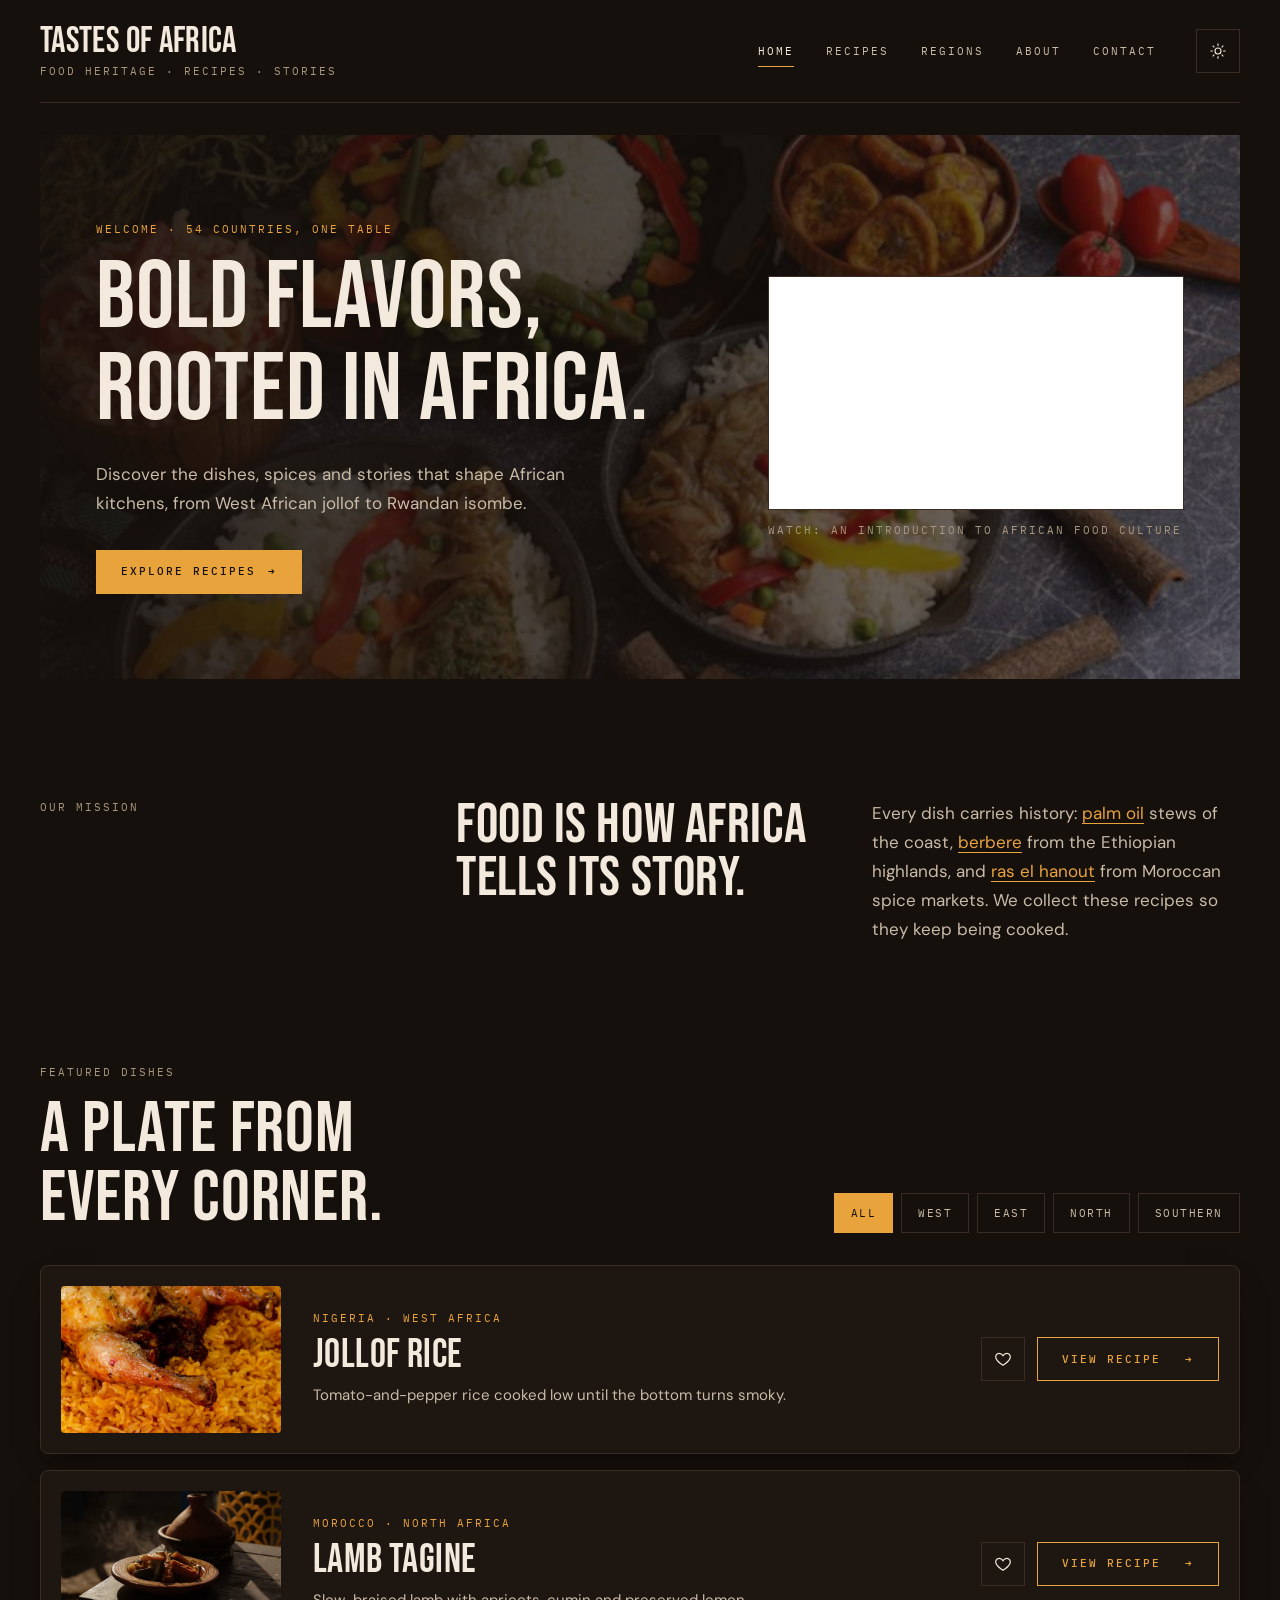
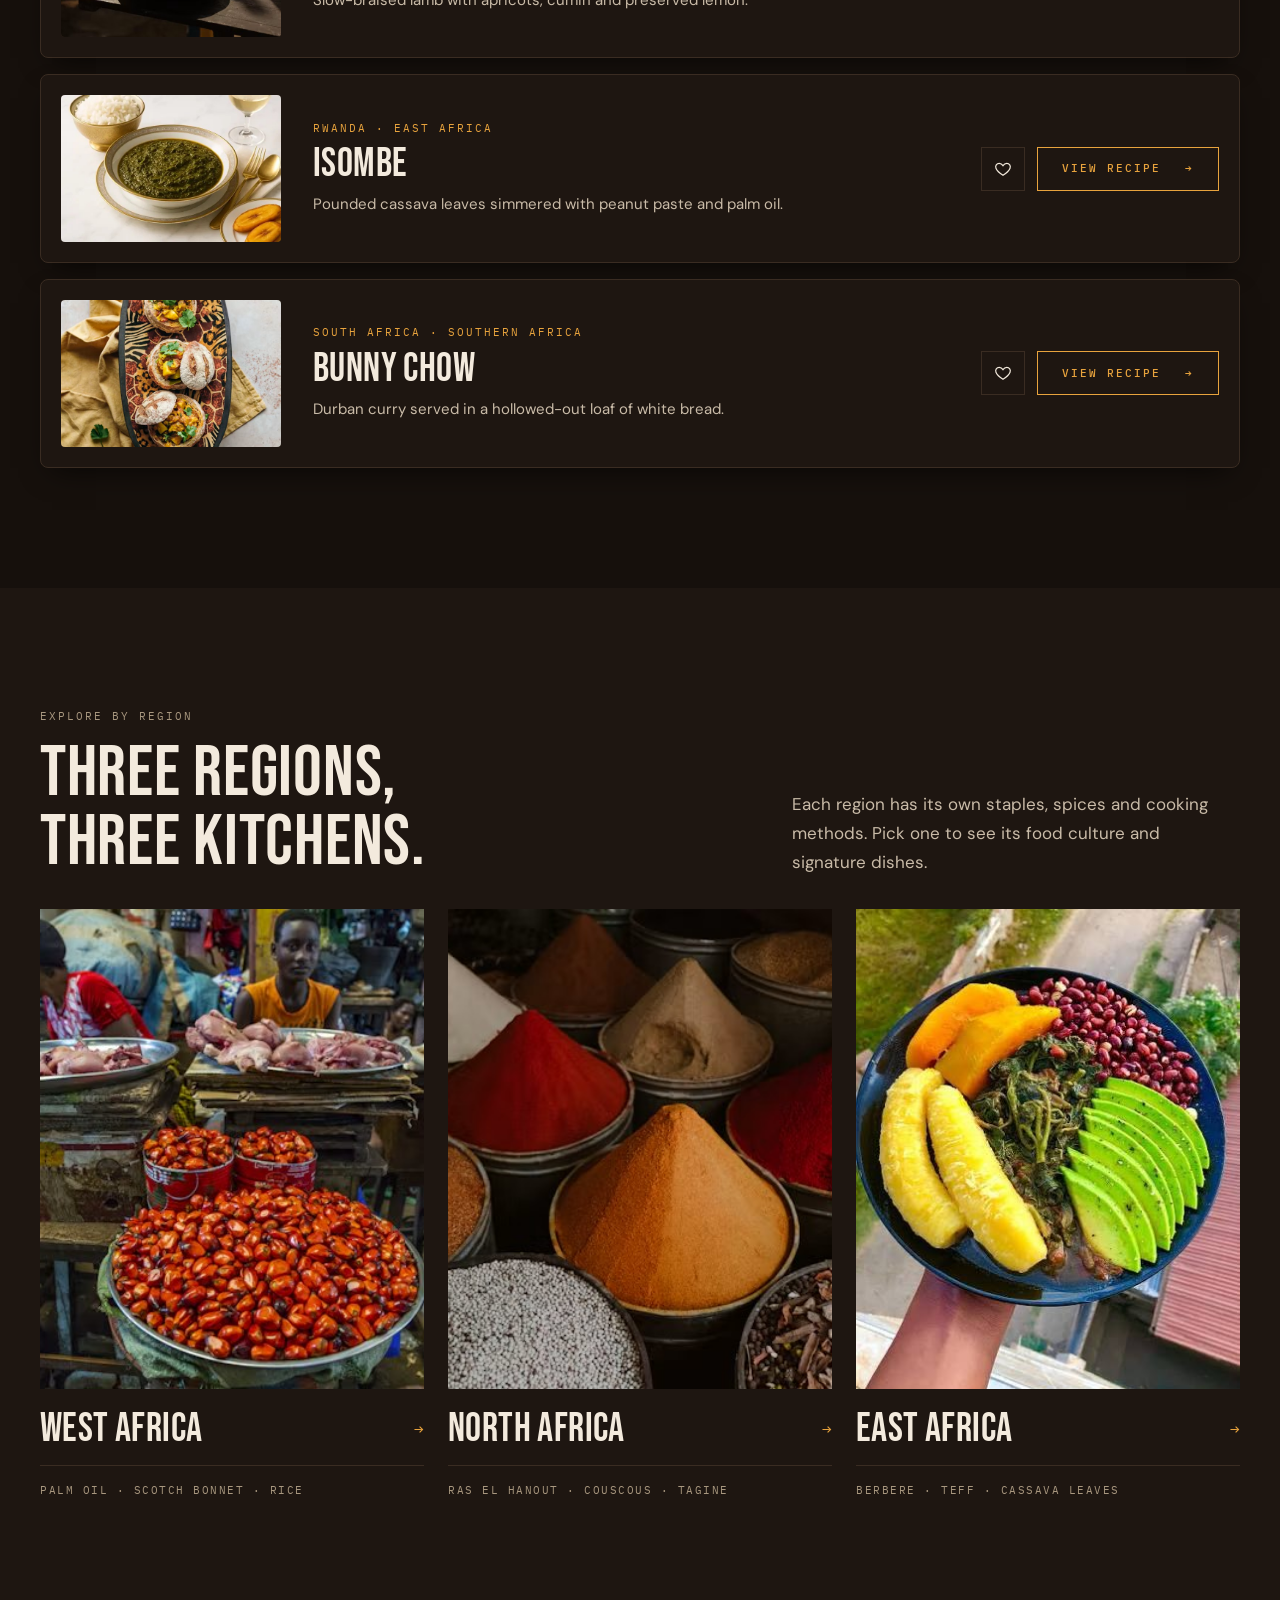
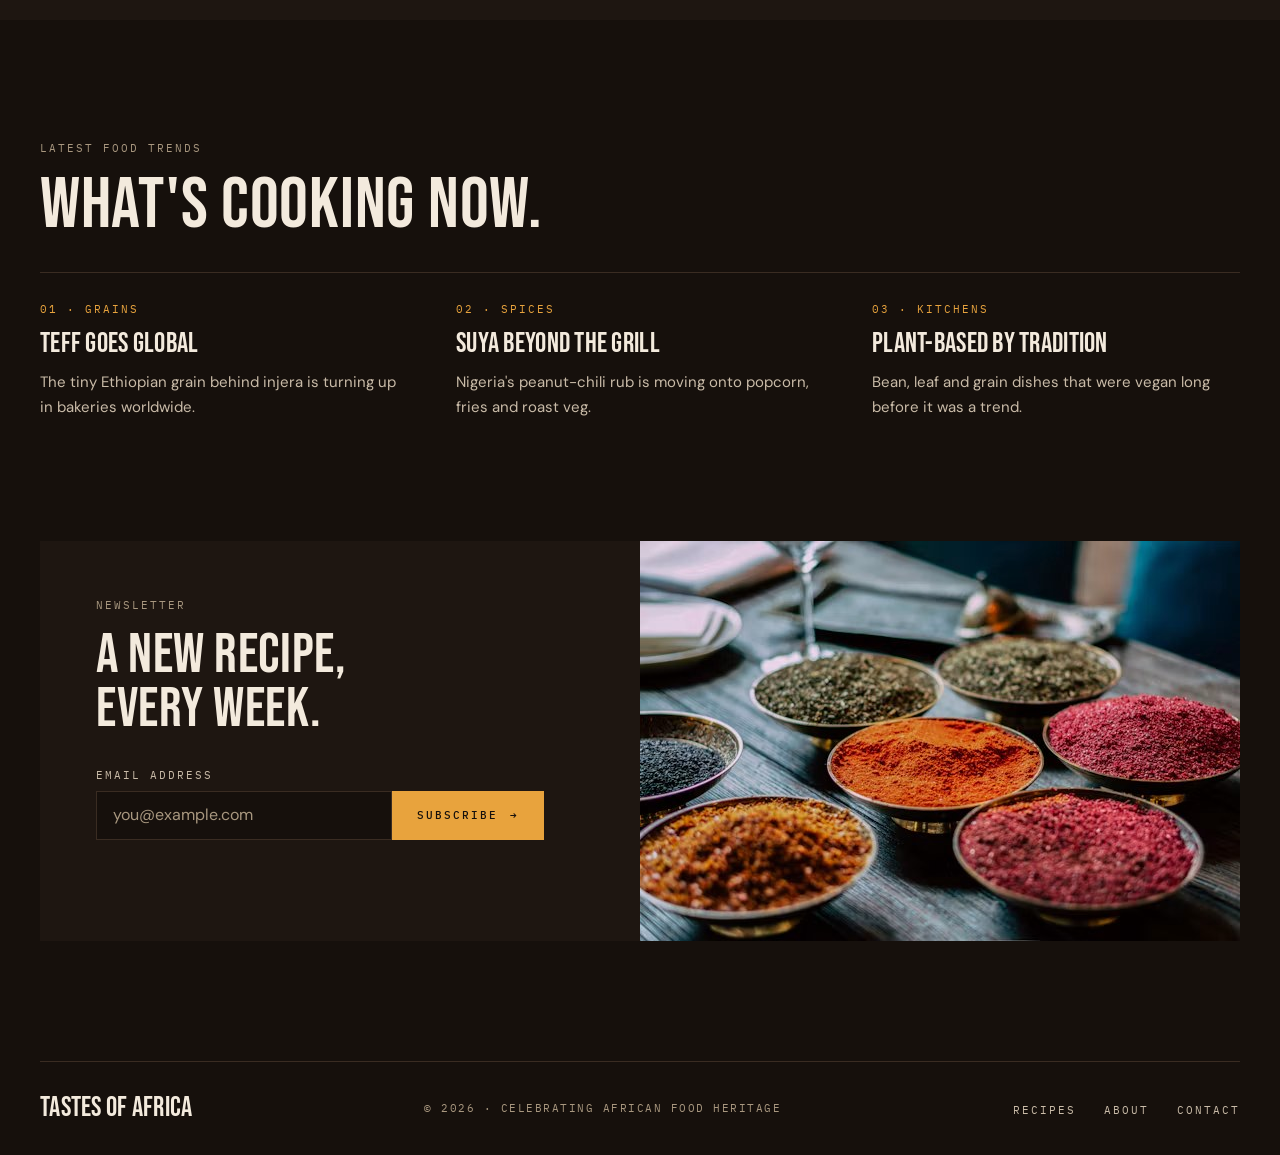
<file: index.html>
<!DOCTYPE html>
<html lang="en">
<head>
  <meta charset="UTF-8">
  <meta name="viewport" content="width=device-width, initial-scale=1">
  <meta name="description" content="Tastes of Africa celebrates African food heritage: signature dishes, regional kitchens, spices and the stories behind them.">
  <title>Tastes of Africa | Food heritage, recipes and stories</title>

  <!-- Google Fonts: Bebas Neue (headings), DM Sans (body), IBM Plex Mono (labels) -->
  <link rel="preconnect" href="https://fonts.googleapis.com">
  <link rel="preconnect" href="https://fonts.gstatic.com" crossorigin>
  <link rel="stylesheet" href="https://fonts.googleapis.com/css2?family=Bebas+Neue&family=DM+Sans:wght@400;500;700&family=IBM+Plex+Mono:wght@400;500&display=swap">

  <!-- Site styles and script (shared by every page).
       script.js loads without "defer" so the saved theme is applied
       before the page is drawn (no flash); the rest of the script waits
       for the page to finish loading. -->
  <link rel="stylesheet" href="css/styles.css">
  <script src="js/script.js"></script>
</head>
<body>

  <!-- Keyboard users can jump straight to the content -->
  <a class="skip-link" href="#main">Skip to main content</a>

  <!-- ================= SITE HEADER (shared) ================= -->
  <header class="site-header">
    <div class="container">
      <div class="header-inner">

        <!-- Logo -->
        <a class="logo" href="index.html">
          <span class="logo__name">Tastes of Africa</span>
          <span class="logo__tagline">Food heritage · Recipes · Stories</span>
        </a>

        <!-- Main navigation -->
        <nav class="site-nav" id="site-nav" aria-label="Main">
          <ul class="nav-list">
            <li><a href="index.html" aria-current="page">Home</a></li>
            <li><a href="recipes.html">Recipes</a></li>
            <li><a href="regions/west-africa.html">Regions</a></li>
            <li><a href="about.html">About</a></li>
            <li><a href="contact.html">Contact</a></li>
          </ul>
        </nav>

        <!-- Theme toggle + hamburger menu (phones) -->
        <div class="header-actions">
          <button class="icon-btn theme-toggle" type="button" aria-label="Switch between dark and light theme">
            <!-- Sun icon (shown in dark theme) -->
            <svg class="icon-sun" viewBox="0 0 24 24" aria-hidden="true" focusable="false">
              <circle cx="12" cy="12" r="4" fill="none" stroke="currentColor" stroke-width="1.5"/>
              <path d="M12 2.5v2M12 19.5v2M2.5 12h2M19.5 12h2M5.3 5.3l1.4 1.4M17.3 17.3l1.4 1.4M5.3 18.7l1.4-1.4M17.3 6.7l1.4-1.4" fill="none" stroke="currentColor" stroke-width="1.5" stroke-linecap="round"/>
            </svg>
            <!-- Moon icon (shown in light theme) -->
            <svg class="icon-moon" viewBox="0 0 24 24" aria-hidden="true" focusable="false">
              <path d="M20.5 14.2A8.5 8.5 0 1 1 9.8 3.5a6.8 6.8 0 0 0 10.7 10.7z" fill="none" stroke="currentColor" stroke-width="1.5" stroke-linejoin="round"/>
            </svg>
          </button>

          <button class="icon-btn menu-toggle" type="button" aria-controls="site-nav" aria-expanded="false" aria-label="Menu">
            <span class="menu-toggle__bar"></span>
            <span class="menu-toggle__bar"></span>
            <span class="menu-toggle__bar"></span>
          </button>
        </div>

      </div>
    </div>
  </header>

  <main id="main">

    <!-- ================= 1. HERO =================
         Background photo (images/hero.jpg) is set in CSS with a dark overlay. -->
    <section class="hero" aria-labelledby="hero-title">
      <div class="container">
        <div class="hero__panel theme-dark">

          <!-- Welcome text -->
          <div class="hero__content">
            <p class="label label--accent">Welcome · 54 countries, one table</p>
            <h1 class="hero__title" id="hero-title">
              <span class="line">Bold flavors,</span>
              <span class="line">rooted in Africa.</span>
            </h1>
            <p class="hero__intro">Discover the dishes, spices and stories that shape African kitchens, from West African jollof to Rwandan isombe.</p>
            <a class="btn btn--primary" href="recipes.html">Explore recipes <span class="arrow" aria-hidden="true">→</span></a>
          </div>

          <!-- Introductory video -->
          <figure class="hero__video">
            <div class="embed">
              <iframe
                src="https://www.youtube-nocookie.com/embed/uQHPebkTGAw"
                title="YouTube video by CNN: A Taste of African Food"
                loading="lazy"
                allow="accelerometer; clipboard-write; encrypted-media; gyroscope; picture-in-picture; web-share"
                referrerpolicy="strict-origin-when-cross-origin"
                allowfullscreen></iframe>
            </div>
            <figcaption class="label">Watch: an introduction to African food culture</figcaption>
          </figure>

        </div>
      </div>
    </section>

    <!-- ================= 2. OUR MISSION ================= -->
    <section class="section mission" aria-labelledby="mission-title">
      <div class="container">
        <div class="mission__grid reveal">
          <p class="label">Our mission</p>
          <h2 class="h2-sm" id="mission-title">
            <span class="line">Food is how Africa</span>
            <span class="line">tells its story.</span>
          </h2>
          <p class="mission__text">Every dish carries history: <mark>palm oil</mark> stews of the coast, <mark>berbere</mark> from the Ethiopian highlands, and <mark>ras el hanout</mark> from Moroccan spice markets. We collect these recipes so they keep being cooked.</p>
        </div>
      </div>
    </section>

    <!-- ================= 3. FEATURED DISHES =================
         Filter buttons use data-filter; each dish uses data-region.
         Buttons sit inside <figcaption> so the caption stays the figure's last child.
         Favorite buttons use data-id (saved to localStorage in script.js). -->
    <section class="section featured" id="featured" aria-labelledby="featured-title">
      <div class="container">

        <div class="section-head reveal">
          <div>
            <p class="label">Featured dishes</p>
            <h2 id="featured-title">
              <span class="line">A plate from</span>
              <span class="line">every corner.</span>
            </h2>
          </div>

          <div class="filters" role="group" aria-label="Filter dishes by region">
            <button class="filter-btn" type="button" data-filter="all" aria-pressed="true">All</button>
            <button class="filter-btn" type="button" data-filter="west-africa" aria-pressed="false">West</button>
            <button class="filter-btn" type="button" data-filter="east-africa" aria-pressed="false">East</button>
            <button class="filter-btn" type="button" data-filter="north-africa" aria-pressed="false">North</button>
            <button class="filter-btn" type="button" data-filter="southern-africa" aria-pressed="false">Southern</button>
          </div>
        </div>

        <div class="dish-list">

          <!-- Dish: Jollof Rice -->
          <figure class="dish reveal" data-region="west-africa">
            <div class="media dish__media">
              <img src="images/jollof-rice.jpg" alt="Roast chicken legs resting on a tray of orange-red jollof rice" data-label="Photo: Jollof rice" width="660" height="440" loading="lazy" decoding="async">
            </div>
            <figcaption class="dish__caption">
              <div class="dish__text">
                <p class="tag">Nigeria · West Africa</p>
                <h3 class="dish__name">Jollof Rice</h3>
                <p class="dish__desc">Tomato-and-pepper rice cooked low until the bottom turns smoky.</p>
              </div>
              <div class="dish__actions">
                <button class="icon-btn fav-btn" type="button" data-id="jollof-rice" aria-pressed="false">
                  <svg viewBox="0 0 24 24" aria-hidden="true" focusable="false"><path d="M12 20.3s-7.6-4.6-9.4-9.3C1.4 7.8 3.5 4.5 7 4.5c2.1 0 3.7 1.1 5 3 1.3-1.9 2.9-3 5-3 3.5 0 5.6 3.3 4.4 6.5-1.8 4.7-9.4 9.3-9.4 9.3z"/></svg>
                  <span class="visually-hidden">Favorite: Jollof Rice</span>
                </button>
                <a class="btn btn--secondary" href="recipes/jollof-rice.html">View recipe<span class="visually-hidden">: Jollof Rice</span> <span class="arrow" aria-hidden="true">→</span></a>
              </div>
            </figcaption>
          </figure>

          <!-- Dish: Lamb Tagine -->
          <figure class="dish reveal" data-region="north-africa">
            <div class="media dish__media">
              <img src="images/tagine.jpg" alt="A Moroccan tagine served on a plate beside its cone-lidded clay pot, with steam rising." data-label="Photo: Lamb tagine" width="660" height="440" loading="lazy" decoding="async">
            </div>
            <figcaption class="dish__caption">
              <div class="dish__text">
                <p class="tag">Morocco · North Africa</p>
                <h3 class="dish__name">Lamb Tagine</h3>
                <p class="dish__desc">Slow-braised lamb with apricots, cumin and preserved lemon.</p>
              </div>
              <div class="dish__actions">
                <button class="icon-btn fav-btn" type="button" data-id="tagine" aria-pressed="false">
                  <svg viewBox="0 0 24 24" aria-hidden="true" focusable="false"><path d="M12 20.3s-7.6-4.6-9.4-9.3C1.4 7.8 3.5 4.5 7 4.5c2.1 0 3.7 1.1 5 3 1.3-1.9 2.9-3 5-3 3.5 0 5.6 3.3 4.4 6.5-1.8 4.7-9.4 9.3-9.4 9.3z"/></svg>
                  <span class="visually-hidden">Favorite: Lamb Tagine</span>
                </button>
                <a class="btn btn--secondary" href="recipes/tagine.html">View recipe<span class="visually-hidden">: Lamb Tagine</span> <span class="arrow" aria-hidden="true">→</span></a>
              </div>
            </figcaption>
          </figure>

          <!-- Dish: Isombe -->
          <figure class="dish reveal" data-region="east-africa">
            <div class="media dish__media">
              <img src="images/isombe.jpg" alt="Bowl of dark green pounded cassava-leaf stew, with white rice and fried plantain on the side" data-label="Photo: Isombe" width="660" height="440" loading="lazy" decoding="async">
            </div>
            <figcaption class="dish__caption">
              <div class="dish__text">
                <p class="tag">Rwanda · East Africa</p>
                <h3 class="dish__name">Isombe</h3>
                <p class="dish__desc">Pounded cassava leaves simmered with peanut paste and palm oil.</p>
              </div>
              <div class="dish__actions">
                <button class="icon-btn fav-btn" type="button" data-id="isombe" aria-pressed="false">
                  <svg viewBox="0 0 24 24" aria-hidden="true" focusable="false"><path d="M12 20.3s-7.6-4.6-9.4-9.3C1.4 7.8 3.5 4.5 7 4.5c2.1 0 3.7 1.1 5 3 1.3-1.9 2.9-3 5-3 3.5 0 5.6 3.3 4.4 6.5-1.8 4.7-9.4 9.3-9.4 9.3z"/></svg>
                  <span class="visually-hidden">Favorite: Isombe</span>
                </button>
                <a class="btn btn--secondary" href="recipes/isombe.html">View recipe<span class="visually-hidden">: Isombe</span> <span class="arrow" aria-hidden="true">→</span></a>
              </div>
            </figcaption>
          </figure>

          <!-- Dish: Bunny Chow -->
          <figure class="dish reveal" data-region="southern-africa">
            <div class="media dish__media">
              <img src="images/bunny-chow.jpg" alt="Three small hollowed-out bread loaves filled with golden curry and coriander, on an animal-print platter" data-label="Photo: Bunny chow" width="660" height="440" loading="lazy" decoding="async">
            </div>
            <figcaption class="dish__caption">
              <div class="dish__text">
                <p class="tag">South Africa · Southern Africa</p>
                <h3 class="dish__name">Bunny Chow</h3>
                <p class="dish__desc">Durban curry served in a hollowed-out loaf of white bread.</p>
              </div>
              <div class="dish__actions">
                <button class="icon-btn fav-btn" type="button" data-id="bunny-chow" aria-pressed="false">
                  <svg viewBox="0 0 24 24" aria-hidden="true" focusable="false"><path d="M12 20.3s-7.6-4.6-9.4-9.3C1.4 7.8 3.5 4.5 7 4.5c2.1 0 3.7 1.1 5 3 1.3-1.9 2.9-3 5-3 3.5 0 5.6 3.3 4.4 6.5-1.8 4.7-9.4 9.3-9.4 9.3z"/></svg>
                  <span class="visually-hidden">Favorite: Bunny Chow</span>
                </button>
                <a class="btn btn--secondary" href="recipes/bunny-chow.html">View recipe<span class="visually-hidden">: Bunny Chow</span> <span class="arrow" aria-hidden="true">→</span></a>
              </div>
            </figcaption>
          </figure>

        </div>
      </div>
    </section>

    <!-- ================= 4. EXPLORE BY REGION ================= -->
    <section class="section section--surface regions" id="regions" aria-labelledby="regions-title">
      <div class="container">

        <div class="section-head reveal">
          <div>
            <p class="label">Explore by region</p>
            <h2 id="regions-title">
              <span class="line">Three regions,</span>
              <span class="line">three kitchens.</span>
            </h2>
          </div>
          <p class="section-head__text">Each region has its own staples, spices and cooking methods. Pick one to see its food culture and signature dishes.</p>
        </div>

        <div class="region-grid">

          <!-- Region: West Africa -->
          <article class="region-card reveal">
            <div class="media media--tall">
              <img src="images/west-africa.jpg" alt="Market stall with a large bowl of red palm nuts in front and vendors selling raw meat behind" data-label="Photo: West Africa" width="600" height="750" loading="lazy" decoding="async">
            </div>
            <h3 class="region-card__title">
              <a class="region-card__link" href="regions/west-africa.html">West Africa</a>
              <span class="arrow" aria-hidden="true">→</span>
            </h3>
            <p class="region-card__staples"><span class="visually-hidden">Staples: </span>Palm oil · Scotch bonnet · Rice</p>
          </article>

          <!-- Region: North Africa -->
          <article class="region-card reveal">
            <div class="media media--tall">
              <img src="images/north-africa.jpg" alt="Tall cones of red, orange, ochre and white ground spices at a market stall" data-label="Photo: North Africa" width="600" height="750" loading="lazy" decoding="async">
            </div>
            <h3 class="region-card__title">
              <a class="region-card__link" href="regions/north-africa.html">North Africa</a>
              <span class="arrow" aria-hidden="true">→</span>
            </h3>
            <p class="region-card__staples"><span class="visually-hidden">Staples: </span>Ras el hanout · Couscous · Tagine</p>
          </article>

          <!-- Region: East Africa -->
          <article class="region-card reveal">
            <div class="media media--tall">
              <img src="images/east-africa.jpg" alt="A hand holding up a bowl of cooked greens with boiled plantain, pumpkin, red beans and sliced avocado" data-label="Photo: East Africa" width="600" height="750" loading="lazy" decoding="async">
            </div>
            <h3 class="region-card__title">
              <a class="region-card__link" href="regions/east-africa.html">East Africa</a>
              <span class="arrow" aria-hidden="true">→</span>
            </h3>
            <p class="region-card__staples"><span class="visually-hidden">Staples: </span>Berbere · Teff · Cassava leaves</p>
          </article>

        </div>
      </div>
    </section>

    <!-- ================= 5. LATEST FOOD TRENDS ================= -->
    <section class="section trends" aria-labelledby="trends-title">
      <div class="container">

        <div class="section-head reveal">
          <div>
            <p class="label">Latest food trends</p>
            <h2 id="trends-title">What's cooking now.</h2>
          </div>
        </div>

        <div class="trend-grid">

          <article class="trend reveal">
            <p class="label label--accent">01 · Grains</p>
            <h3 class="trend__title">Teff goes global</h3>
            <p>The tiny Ethiopian grain behind injera is turning up in bakeries worldwide.</p>
          </article>

          <article class="trend reveal">
            <p class="label label--accent">02 · Spices</p>
            <h3 class="trend__title">Suya beyond the grill</h3>
            <p>Nigeria's peanut-chili rub is moving onto popcorn, fries and roast veg.</p>
          </article>

          <article class="trend reveal">
            <p class="label label--accent">03 · Kitchens</p>
            <h3 class="trend__title">Plant-based by tradition</h3>
            <p>Bean, leaf and grain dishes that were vegan long before it was a trend.</p>
          </article>

        </div>
      </div>
    </section>

    <!-- ================= 6. NEWSLETTER ================= -->
    <section class="section newsletter-section" aria-labelledby="newsletter-title">
      <div class="container">
        <div class="newsletter reveal">

          <div class="newsletter__content">
            <p class="label">Newsletter</p>
            <h2 class="h2-sm" id="newsletter-title">
              <span class="line">A new recipe,</span>
              <span class="line">every week.</span>
            </h2>

            <!-- script.js checks the email and writes feedback into #newsletter-message -->
            <form class="newsletter__form" id="newsletter-form" action="#" method="post">
              <div class="field">
                <label for="newsletter-email">Email address</label>
                <div class="inline-form">
                  <input type="email" id="newsletter-email" name="email" placeholder="you@example.com" autocomplete="email" aria-describedby="newsletter-message" required>
                  <button class="btn btn--primary" type="submit">Subscribe <span class="arrow" aria-hidden="true">→</span></button>
                </div>
              </div>
              <p class="form-message" id="newsletter-message" role="status" aria-live="polite"></p>
            </form>
          </div>

          <div class="media newsletter__media">
            <img src="images/spices-market.jpg" alt="Brass bowls of red and orange ground spices, dried herbs and black seeds on a wooden table" data-label="Photo: Spices in a market" width="800" height="600" loading="lazy" decoding="async">
          </div>

        </div>
      </div>
    </section>

  </main>

  <!-- ================= SITE FOOTER (shared) ================= -->
  <footer class="site-footer">
    <div class="container">
      <div class="footer-inner">
        <a class="logo" href="index.html">
          <span class="logo__name">Tastes of Africa</span>
        </a>
        <p class="footer__copy">© <time datetime="2026">2026</time> · Celebrating African food heritage</p>
        <nav aria-label="Footer">
          <ul class="footer-links">
            <li><a href="recipes.html">Recipes</a></li>
            <li><a href="about.html">About</a></li>
            <li><a href="contact.html">Contact</a></li>
          </ul>
        </nav>
      </div>
    </div>
  </footer>

</body>
</html>
</file>
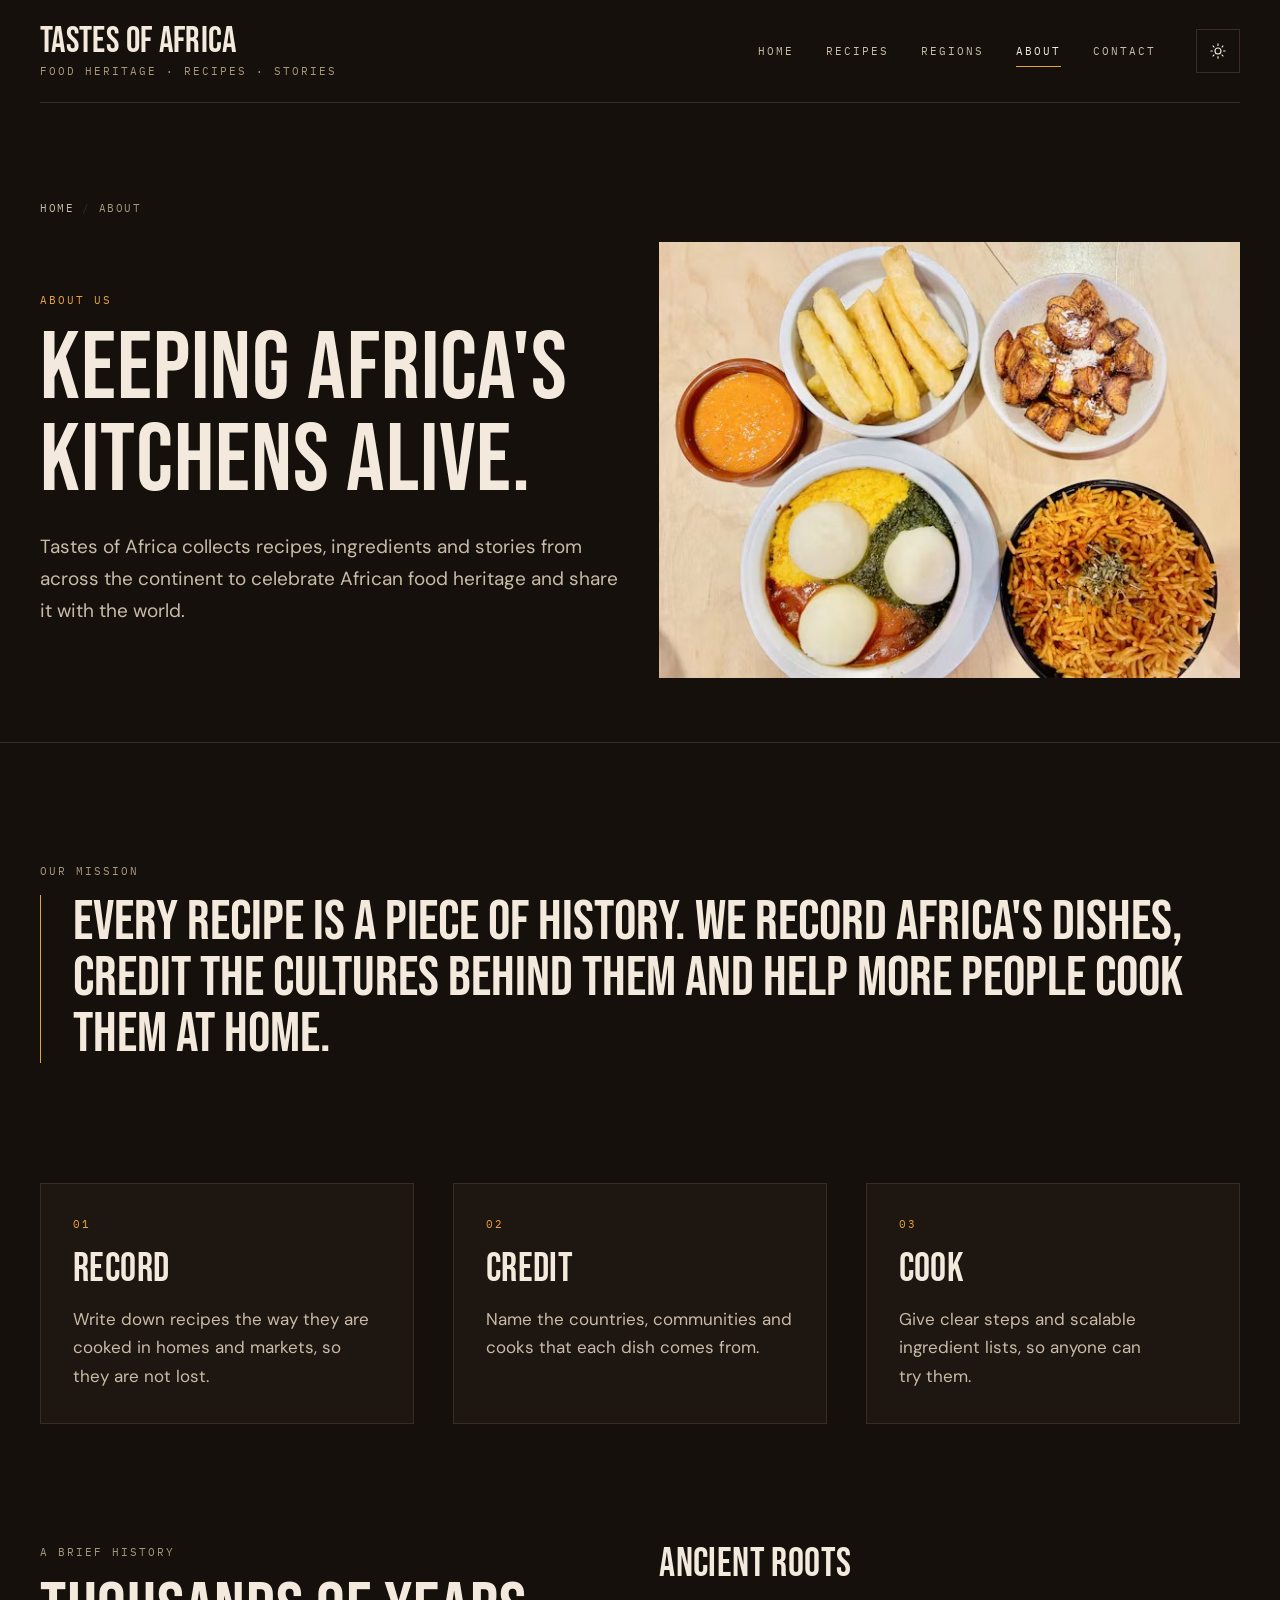
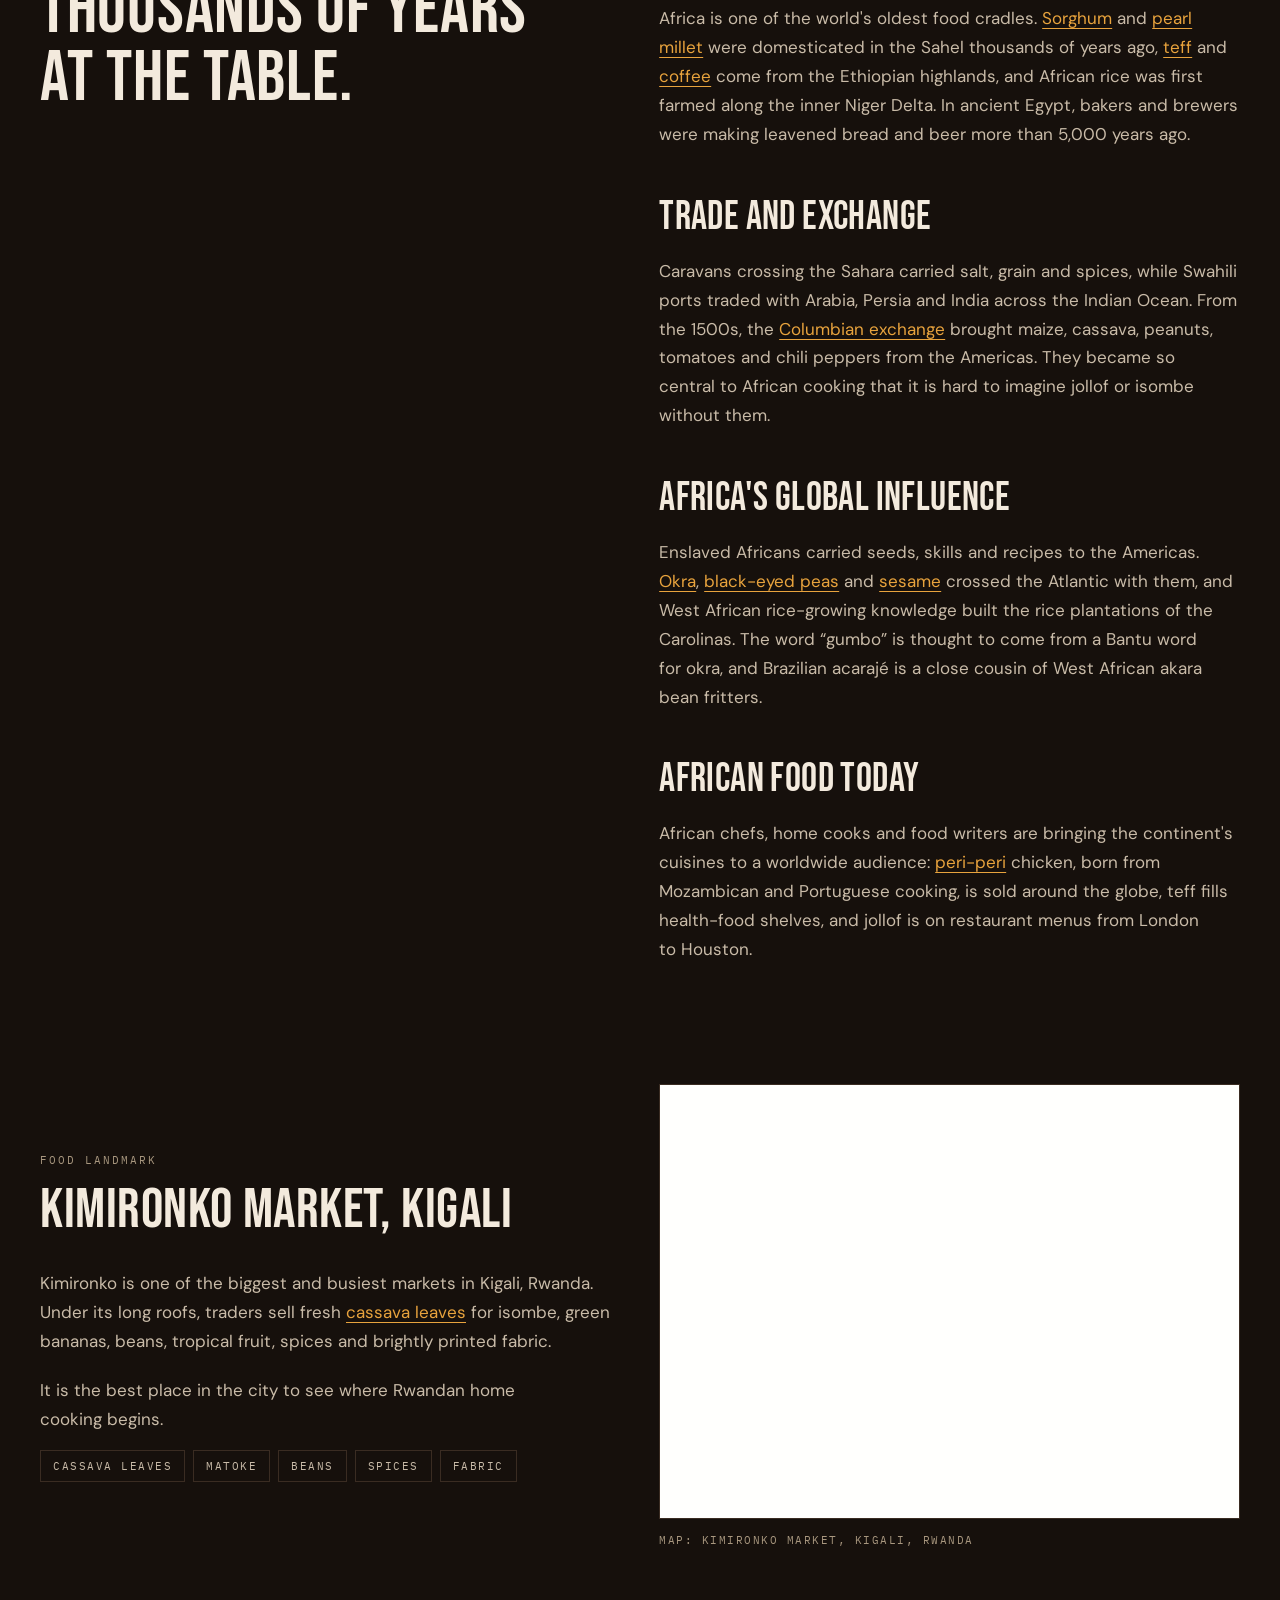
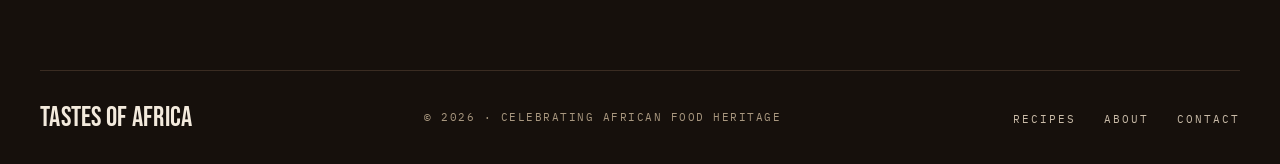
<file: about.html>
<!DOCTYPE html>
<html lang="en">
<head>
  <meta charset="UTF-8">
  <meta name="viewport" content="width=device-width, initial-scale=1">
  <meta name="description" content="Our mission to promote African food heritage, a brief history of African cuisine and its global influence, and a map of Kimironko Market in Kigali.">
  <title>About us | Tastes of Africa</title>

  <!-- Google Fonts: Bebas Neue (headings), DM Sans (body), IBM Plex Mono (labels) -->
  <link rel="preconnect" href="https://fonts.googleapis.com">
  <link rel="preconnect" href="https://fonts.gstatic.com" crossorigin>
  <link rel="stylesheet" href="https://fonts.googleapis.com/css2?family=Bebas+Neue&family=DM+Sans:wght@400;500;700&family=IBM+Plex+Mono:wght@400;500&display=swap">

  <!-- Site styles and script (shared by every page).
       script.js loads without "defer" so the saved theme is applied
       before the page is drawn (no flash); the rest of the script waits
       for the page to finish loading. -->
  <link rel="stylesheet" href="css/styles.css">
  <script src="js/script.js"></script>
</head>
<body>

  <!-- Keyboard users can jump straight to the content -->
  <a class="skip-link" href="#main">Skip to main content</a>

  <!-- ================= SITE HEADER (shared) ================= -->
  <header class="site-header">
    <div class="container">
      <div class="header-inner">

        <!-- Logo -->
        <a class="logo" href="index.html">
          <span class="logo__name">Tastes of Africa</span>
          <span class="logo__tagline">Food heritage · Recipes · Stories</span>
        </a>

        <!-- Main navigation -->
        <nav class="site-nav" id="site-nav" aria-label="Main">
          <ul class="nav-list">
            <li><a href="index.html">Home</a></li>
            <li><a href="recipes.html">Recipes</a></li>
            <li><a href="regions/west-africa.html">Regions</a></li>
            <li><a href="about.html" aria-current="page">About</a></li>
            <li><a href="contact.html">Contact</a></li>
          </ul>
        </nav>

        <!-- Theme toggle + hamburger menu (phones) -->
        <div class="header-actions">
          <button class="icon-btn theme-toggle" type="button" aria-label="Switch between dark and light theme">
            <!-- Sun icon (shown in dark theme) -->
            <svg class="icon-sun" viewBox="0 0 24 24" aria-hidden="true" focusable="false">
              <circle cx="12" cy="12" r="4" fill="none" stroke="currentColor" stroke-width="1.5"/>
              <path d="M12 2.5v2M12 19.5v2M2.5 12h2M19.5 12h2M5.3 5.3l1.4 1.4M17.3 17.3l1.4 1.4M5.3 18.7l1.4-1.4M17.3 6.7l1.4-1.4" fill="none" stroke="currentColor" stroke-width="1.5" stroke-linecap="round"/>
            </svg>
            <!-- Moon icon (shown in light theme) -->
            <svg class="icon-moon" viewBox="0 0 24 24" aria-hidden="true" focusable="false">
              <path d="M20.5 14.2A8.5 8.5 0 1 1 9.8 3.5a6.8 6.8 0 0 0 10.7 10.7z" fill="none" stroke="currentColor" stroke-width="1.5" stroke-linejoin="round"/>
            </svg>
          </button>

          <button class="icon-btn menu-toggle" type="button" aria-controls="site-nav" aria-expanded="false" aria-label="Menu">
            <span class="menu-toggle__bar"></span>
            <span class="menu-toggle__bar"></span>
            <span class="menu-toggle__bar"></span>
          </button>
        </div>

      </div>
    </div>
  </header>

  <main id="main">

    <!-- ================= PAGE HEADER ================= -->
    <header class="page-header">
      <div class="container">
        <nav class="breadcrumb" aria-label="Breadcrumb">
          <ol>
            <li><a href="index.html">Home</a></li>
            <li aria-current="page">About</li>
          </ol>
        </nav>
        <div class="grid-2 align-center">
          <div>
            <p class="label label--accent">About us</p>
            <h1>
              <span class="line">Keeping Africa's</span>
              <span class="line">kitchens alive.</span>
            </h1>
            <p class="lead">Tastes of Africa collects recipes, ingredients and stories from across the continent to celebrate African food heritage and share it with the world.</p>
          </div>
          <!-- 4:3 frame so the whole spread of dishes stays in view -->
          <div class="media" style="--ratio: 4 / 3;">
            <img src="images/about.jpg" alt="A shared meal seen from above: fufu balls on yellow, green and red soups, yam fries, fried plantain, pepper sauce and a bowl of spaghetti in tomato sauce" data-label="Photo: A shared African meal" width="600" height="450" decoding="async">
          </div>
        </div>
      </div>
    </header>

    <!-- ================= MISSION STATEMENT ================= -->
    <section class="section" aria-labelledby="mission-title">
      <div class="container">
        <!-- Section heading styled as a small label; the statement is the focus -->
        <h2 class="label" id="mission-title">Our mission</h2>
        <p class="quote">Every recipe is a piece of history. We record Africa's dishes, credit the cultures behind them and help more people cook them at home.</p>

        <div class="grid-3 section">
          <div class="panel stack">
            <p class="label label--accent mb-0">01</p>
            <h3>Record</h3>
            <p class="text-muted">Write down recipes the way they are cooked in homes and markets, so they are not lost.</p>
          </div>
          <div class="panel stack">
            <p class="label label--accent mb-0">02</p>
            <h3>Credit</h3>
            <p class="text-muted">Name the countries, communities and cooks that each dish comes from.</p>
          </div>
          <div class="panel stack">
            <p class="label label--accent mb-0">03</p>
            <h3>Cook</h3>
            <p class="text-muted">Give clear steps and scalable ingredient lists, so anyone can try them.</p>
          </div>
        </div>
      </div>
    </section>

    <!-- ================= HISTORY & GLOBAL INFLUENCE ================= -->
    <section class="section" aria-labelledby="history-title">
      <div class="container grid-2">
        <div class="section-head">
          <div>
            <p class="label">A brief history</p>
            <h2 id="history-title">
              <span class="line">Thousands of years</span>
              <span class="line">at the table.</span>
            </h2>
          </div>
        </div>

        <div class="prose">
          <h3>Ancient roots</h3>
          <p>Africa is one of the world's oldest food cradles. <mark>Sorghum</mark> and <mark>pearl millet</mark> were domesticated in the Sahel thousands of years ago, <mark>teff</mark> and <mark>coffee</mark> come from the Ethiopian highlands, and African rice was first farmed along the inner Niger Delta. In ancient Egypt, bakers and brewers were making leavened bread and beer more than 5,000 years ago.</p>

          <h3>Trade and exchange</h3>
          <p>Caravans crossing the Sahara carried salt, grain and spices, while Swahili ports traded with Arabia, Persia and India across the Indian Ocean. From the 1500s, the <mark>Columbian exchange</mark> brought maize, cassava, peanuts, tomatoes and chili peppers from the Americas. They became so central to African cooking that it is hard to imagine jollof or isombe without them.</p>

          <h3>Africa's global influence</h3>
          <p>Enslaved Africans carried seeds, skills and recipes to the Americas. <mark>Okra</mark>, <mark>black-eyed peas</mark> and <mark>sesame</mark> crossed the Atlantic with them, and West African rice-growing knowledge built the rice plantations of the Carolinas. The word “gumbo” is thought to come from a Bantu word for okra, and Brazilian acarajé is a close cousin of West African akara bean fritters.</p>

          <h3>African food today</h3>
          <p>African chefs, home cooks and food writers are bringing the continent's cuisines to a worldwide audience: <mark>peri-peri</mark> chicken, born from Mozambican and Portuguese cooking, is sold around the globe, teff fills health-food shelves, and jollof is on restaurant menus from London to Houston.</p>
        </div>
      </div>
    </section>

    <!-- ================= MAP: KIMIRONKO MARKET ================= -->
    <section class="section" aria-labelledby="market-title">
      <div class="container grid-2 align-center">
        <div>
          <div class="section-head">
            <div>
              <p class="label">Food landmark</p>
              <h2 class="h2-sm" id="market-title">Kimironko Market, Kigali</h2>
            </div>
          </div>
          <div class="stack">
            <div class="prose">
              <p>Kimironko is one of the biggest and busiest markets in Kigali, Rwanda. Under its long roofs, traders sell fresh <mark>cassava leaves</mark> for isombe, green bananas, beans, tropical fruit, spices and brightly printed fabric.</p>
              <p>It is the best place in the city to see where Rwandan home cooking begins.</p>
            </div>
            <ul class="tag-list" aria-label="What you will find">
              <li>Cassava leaves</li>
              <li>Matoke</li>
              <li>Beans</li>
              <li>Spices</li>
              <li>Fabric</li>
            </ul>
          </div>
        </div>
        <figure>
          <div class="embed embed--map">
            <iframe src="https://maps.google.com/maps?q=Kimironko+Market,+Kigali&amp;output=embed" title="Google Map of Kimironko Market in Kigali, Rwanda" loading="lazy" referrerpolicy="no-referrer-when-downgrade"></iframe>
          </div>
          <figcaption class="media-caption">Map: Kimironko Market, Kigali, Rwanda</figcaption>
        </figure>
      </div>
    </section>

  </main>

  <!-- ================= SITE FOOTER (shared) ================= -->
  <footer class="site-footer">
    <div class="container">
      <div class="footer-inner">
        <a class="logo" href="index.html">
          <span class="logo__name">Tastes of Africa</span>
        </a>
        <p class="footer__copy">© <time datetime="2026">2026</time> · Celebrating African food heritage</p>
        <nav aria-label="Footer">
          <ul class="footer-links">
            <li><a href="recipes.html">Recipes</a></li>
            <li><a href="about.html">About</a></li>
            <li><a href="contact.html">Contact</a></li>
          </ul>
        </nav>
      </div>
    </div>
  </footer>

</body>
</html>
</file>
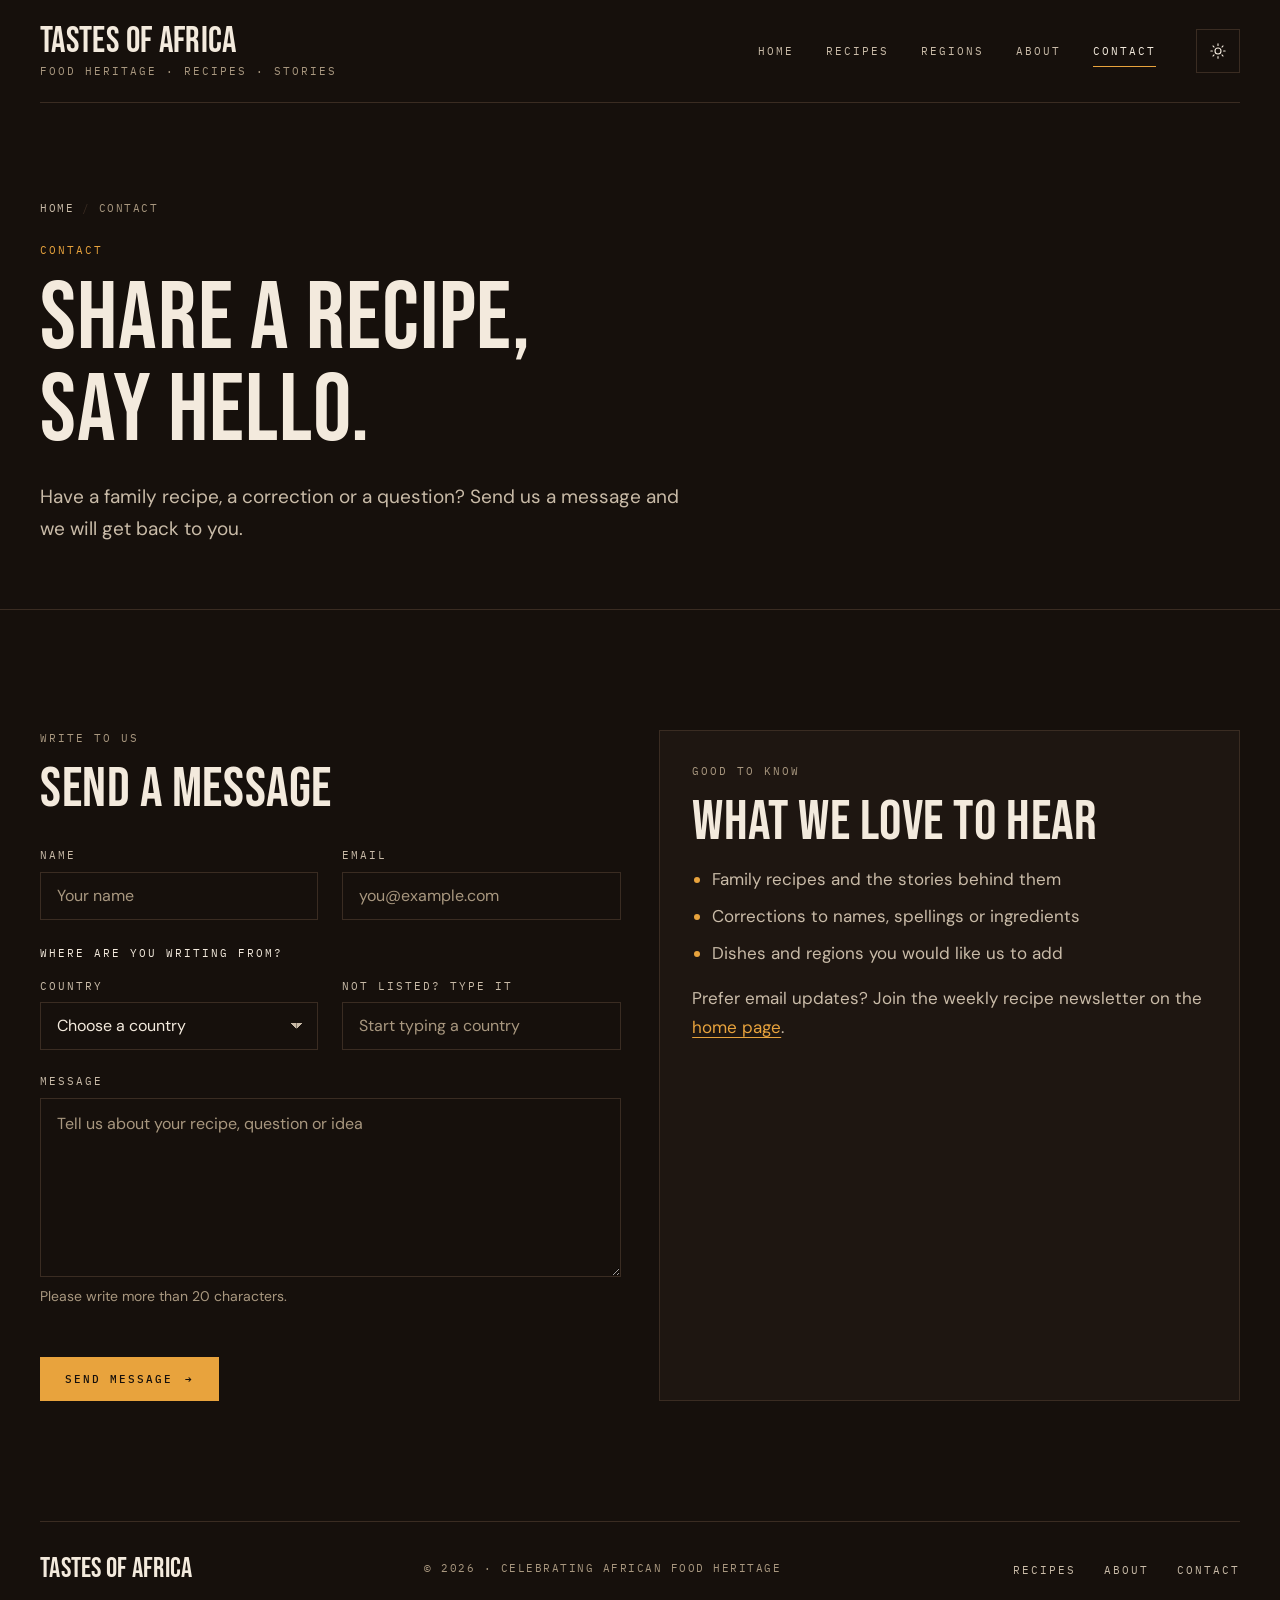
<file: contact.html>
<!DOCTYPE html>
<html lang="en">
<head>
  <meta charset="UTF-8">
  <meta name="viewport" content="width=device-width, initial-scale=1">
  <meta name="description" content="Contact Tastes of Africa: share a family recipe, send a correction or ask a question.">
  <title>Contact | Tastes of Africa</title>

  <!-- Google Fonts: Bebas Neue (headings), DM Sans (body), IBM Plex Mono (labels) -->
  <link rel="preconnect" href="https://fonts.googleapis.com">
  <link rel="preconnect" href="https://fonts.gstatic.com" crossorigin>
  <link rel="stylesheet" href="https://fonts.googleapis.com/css2?family=Bebas+Neue&family=DM+Sans:wght@400;500;700&family=IBM+Plex+Mono:wght@400;500&display=swap">

  <!-- Site styles and script (shared by every page).
       script.js loads without "defer" so the saved theme is applied
       before the page is drawn (no flash); the rest of the script waits
       for the page to finish loading. -->
  <link rel="stylesheet" href="css/styles.css">
  <script src="js/script.js"></script>
</head>
<body>

  <!-- Keyboard users can jump straight to the content -->
  <a class="skip-link" href="#main">Skip to main content</a>

  <!-- ================= SITE HEADER (shared) ================= -->
  <header class="site-header">
    <div class="container">
      <div class="header-inner">

        <!-- Logo -->
        <a class="logo" href="index.html">
          <span class="logo__name">Tastes of Africa</span>
          <span class="logo__tagline">Food heritage · Recipes · Stories</span>
        </a>

        <!-- Main navigation -->
        <nav class="site-nav" id="site-nav" aria-label="Main">
          <ul class="nav-list">
            <li><a href="index.html">Home</a></li>
            <li><a href="recipes.html">Recipes</a></li>
            <li><a href="regions/west-africa.html">Regions</a></li>
            <li><a href="about.html">About</a></li>
            <li><a href="contact.html" aria-current="page">Contact</a></li>
          </ul>
        </nav>

        <!-- Theme toggle + hamburger menu (phones) -->
        <div class="header-actions">
          <button class="icon-btn theme-toggle" type="button" aria-label="Switch between dark and light theme">
            <!-- Sun icon (shown in dark theme) -->
            <svg class="icon-sun" viewBox="0 0 24 24" aria-hidden="true" focusable="false">
              <circle cx="12" cy="12" r="4" fill="none" stroke="currentColor" stroke-width="1.5"/>
              <path d="M12 2.5v2M12 19.5v2M2.5 12h2M19.5 12h2M5.3 5.3l1.4 1.4M17.3 17.3l1.4 1.4M5.3 18.7l1.4-1.4M17.3 6.7l1.4-1.4" fill="none" stroke="currentColor" stroke-width="1.5" stroke-linecap="round"/>
            </svg>
            <!-- Moon icon (shown in light theme) -->
            <svg class="icon-moon" viewBox="0 0 24 24" aria-hidden="true" focusable="false">
              <path d="M20.5 14.2A8.5 8.5 0 1 1 9.8 3.5a6.8 6.8 0 0 0 10.7 10.7z" fill="none" stroke="currentColor" stroke-width="1.5" stroke-linejoin="round"/>
            </svg>
          </button>

          <button class="icon-btn menu-toggle" type="button" aria-controls="site-nav" aria-expanded="false" aria-label="Menu">
            <span class="menu-toggle__bar"></span>
            <span class="menu-toggle__bar"></span>
            <span class="menu-toggle__bar"></span>
          </button>
        </div>

      </div>
    </div>
  </header>

  <main id="main">

    <!-- ================= PAGE HEADER ================= -->
    <header class="page-header">
      <div class="container">
        <nav class="breadcrumb" aria-label="Breadcrumb">
          <ol>
            <li><a href="index.html">Home</a></li>
            <li aria-current="page">Contact</li>
          </ol>
        </nav>
        <p class="label label--accent">Contact</p>
        <h1>
          <span class="line">Share a recipe,</span>
          <span class="line">say hello.</span>
        </h1>
        <p class="lead">Have a family recipe, a correction or a question? Send us a message and we will get back to you.</p>
      </div>
    </header>

    <!-- ================= CONTACT FORM ================= -->
    <section class="section" aria-labelledby="form-title">
      <div class="container grid-2">

        <div>
          <div class="section-head">
            <div>
              <p class="label">Write to us</p>
              <h2 class="h2-sm" id="form-title">Send a message</h2>
            </div>
          </div>

          <!-- script.js validates this form, shows errors in #form-error and
               swaps the form for the #form-success message.
               Each field has an empty <p class="field-error"> that script.js
               fills in; aria-describedby links it to the field so screen
               readers read the error together with the label. -->
          <form class="form" id="contact-form" action="#" method="post">

            <div class="form-row">
              <div class="field">
                <label for="name">Name</label>
                <input type="text" id="name" name="name" autocomplete="name" placeholder="Your name" aria-describedby="name-error" required>
                <p class="field-error" id="name-error"></p>
              </div>
              <div class="field">
                <label for="email">Email</label>
                <input type="email" id="email" name="email" autocomplete="email" placeholder="you@example.com" aria-describedby="email-error" required>
                <p class="field-error" id="email-error"></p>
              </div>
            </div>

            <!-- Country: a <select> with common countries, plus a text field
                 with <datalist> suggestions for anything not listed -->
            <fieldset>
              <legend>Where are you writing from?</legend>
              <div class="form-row">
                <div class="field">
                  <label for="country">Country</label>
                  <select id="country" name="country" autocomplete="country-name" aria-describedby="country-error">
                    <option value="">Choose a country</option>
                    <option value="Algeria">Algeria</option>
                    <option value="Burundi">Burundi</option>
                    <option value="Cameroon">Cameroon</option>
                    <option value="Côte d'Ivoire">Côte d'Ivoire</option>
                    <option value="DR Congo">DR Congo</option>
                    <option value="Egypt">Egypt</option>
                    <option value="Eritrea">Eritrea</option>
                    <option value="Ethiopia">Ethiopia</option>
                    <option value="Ghana">Ghana</option>
                    <option value="Kenya">Kenya</option>
                    <option value="Morocco">Morocco</option>
                    <option value="Nigeria">Nigeria</option>
                    <option value="Rwanda">Rwanda</option>
                    <option value="Senegal">Senegal</option>
                    <option value="South Africa">South Africa</option>
                    <option value="Tanzania">Tanzania</option>
                    <option value="Tunisia">Tunisia</option>
                    <option value="Uganda">Uganda</option>
                    <option value="other">Other (type it in the next field)</option>
                  </select>
                </div>
                <div class="field">
                  <label for="country-other">Not listed? Type it</label>
                  <input type="text" id="country-other" name="country-other" list="country-suggestions" placeholder="Start typing a country" aria-describedby="country-error">
                  <datalist id="country-suggestions">
                    <option value="Angola"></option>
                    <option value="Benin"></option>
                    <option value="Botswana"></option>
                    <option value="Burkina Faso"></option>
                    <option value="Cabo Verde"></option>
                    <option value="Central African Republic"></option>
                    <option value="Chad"></option>
                    <option value="Comoros"></option>
                    <option value="Djibouti"></option>
                    <option value="Equatorial Guinea"></option>
                    <option value="Eswatini"></option>
                    <option value="Gabon"></option>
                    <option value="Gambia"></option>
                    <option value="Guinea"></option>
                    <option value="Guinea-Bissau"></option>
                    <option value="Lesotho"></option>
                    <option value="Liberia"></option>
                    <option value="Libya"></option>
                    <option value="Madagascar"></option>
                    <option value="Malawi"></option>
                    <option value="Mali"></option>
                    <option value="Mauritania"></option>
                    <option value="Mauritius"></option>
                    <option value="Mozambique"></option>
                    <option value="Namibia"></option>
                    <option value="Niger"></option>
                    <option value="Republic of the Congo"></option>
                    <option value="São Tomé and Príncipe"></option>
                    <option value="Seychelles"></option>
                    <option value="Sierra Leone"></option>
                    <option value="Somalia"></option>
                    <option value="South Sudan"></option>
                    <option value="Sudan"></option>
                    <option value="Togo"></option>
                    <option value="Zambia"></option>
                    <option value="Zimbabwe"></option>
                    <option value="Brazil"></option>
                    <option value="Canada"></option>
                    <option value="France"></option>
                    <option value="Germany"></option>
                    <option value="India"></option>
                    <option value="United Kingdom"></option>
                    <option value="United States"></option>
                  </datalist>
                </div>
              </div>
              <!-- One error message for the pair of country fields -->
              <p class="field-error" id="country-error"></p>
            </fieldset>

            <div class="field">
              <label for="message">Message</label>
              <textarea id="message" name="message" rows="6" placeholder="Tell us about your recipe, question or idea" aria-describedby="message-hint message-error" required></textarea>
              <p class="field-hint" id="message-hint">Please write more than 20 characters.</p>
              <p class="field-error" id="message-error"></p>
            </div>

            <!-- Error messages are written here by script.js -->
            <p class="field-error" id="form-error" role="alert" aria-live="assertive"></p>

            <div>
              <button class="btn btn--primary" type="submit">Send message <span class="arrow" aria-hidden="true">→</span></button>
            </div>
          </form>

          <!-- Thank-you message: hidden until the form is sent -->
          <div class="form-success hidden" id="form-success" tabindex="-1">
            <p class="label label--accent">Message sent</p>
            <h3 class="h2-sm" id="success-message">Thank you! We've received your message.</h3>
            <p class="text-muted">We read every message and usually reply within a week.</p>
          </div>
        </div>

        <!-- Extra information next to the form -->
        <aside class="panel stack" aria-labelledby="aside-title">
          <p class="label mb-0">Good to know</p>
          <h2 class="h2-sm" id="aside-title">What we love to hear</h2>
          <div class="prose">
            <ul>
              <li>Family recipes and the stories behind them</li>
              <li>Corrections to names, spellings or ingredients</li>
              <li>Dishes and regions you would like us to add</li>
            </ul>
          </div>
          <p class="text-muted">Prefer email updates? Join the weekly recipe newsletter on the <a class="text-link" href="index.html#newsletter-title">home page</a>.</p>
        </aside>

      </div>
    </section>

  </main>

  <!-- ================= SITE FOOTER (shared) ================= -->
  <footer class="site-footer">
    <div class="container">
      <div class="footer-inner">
        <a class="logo" href="index.html">
          <span class="logo__name">Tastes of Africa</span>
        </a>
        <p class="footer__copy">© <time datetime="2026">2026</time> · Celebrating African food heritage</p>
        <nav aria-label="Footer">
          <ul class="footer-links">
            <li><a href="recipes.html">Recipes</a></li>
            <li><a href="about.html">About</a></li>
            <li><a href="contact.html">Contact</a></li>
          </ul>
        </nav>
      </div>
    </div>
  </footer>

</body>
</html>
</file>
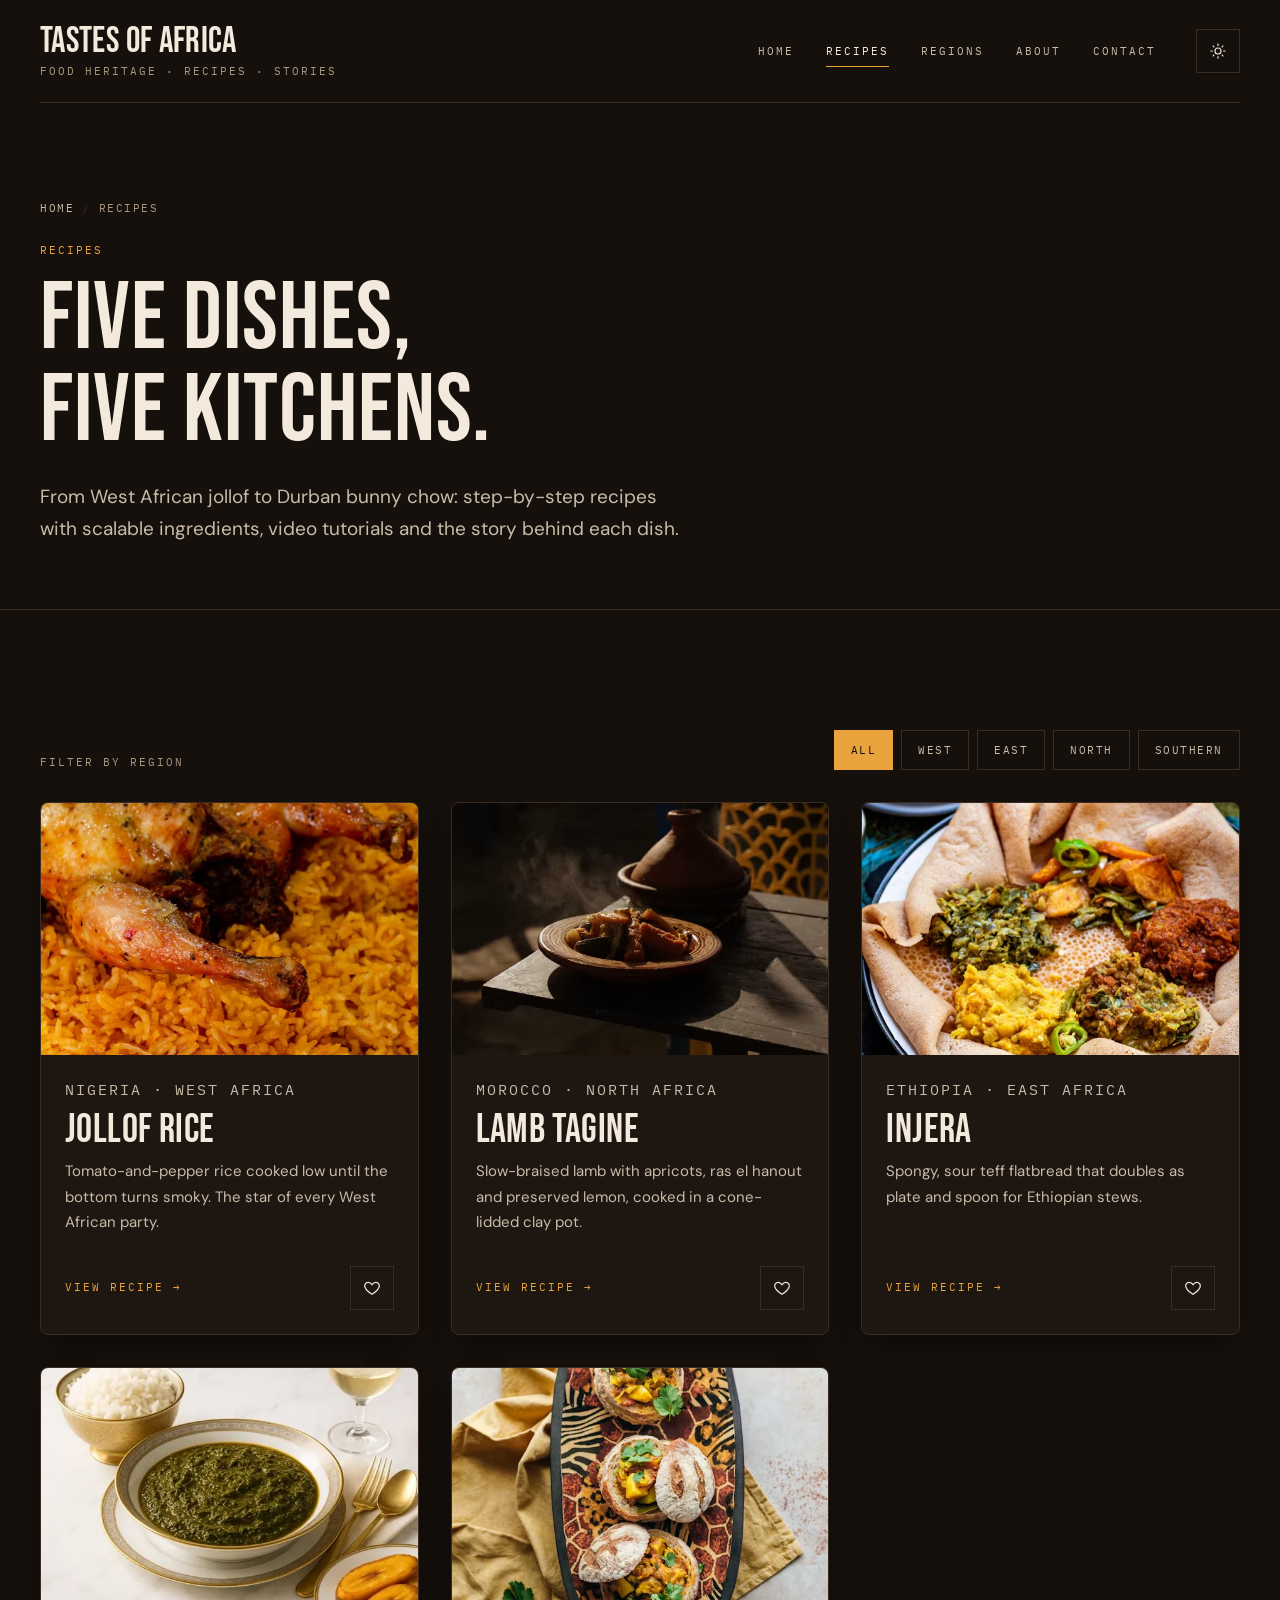
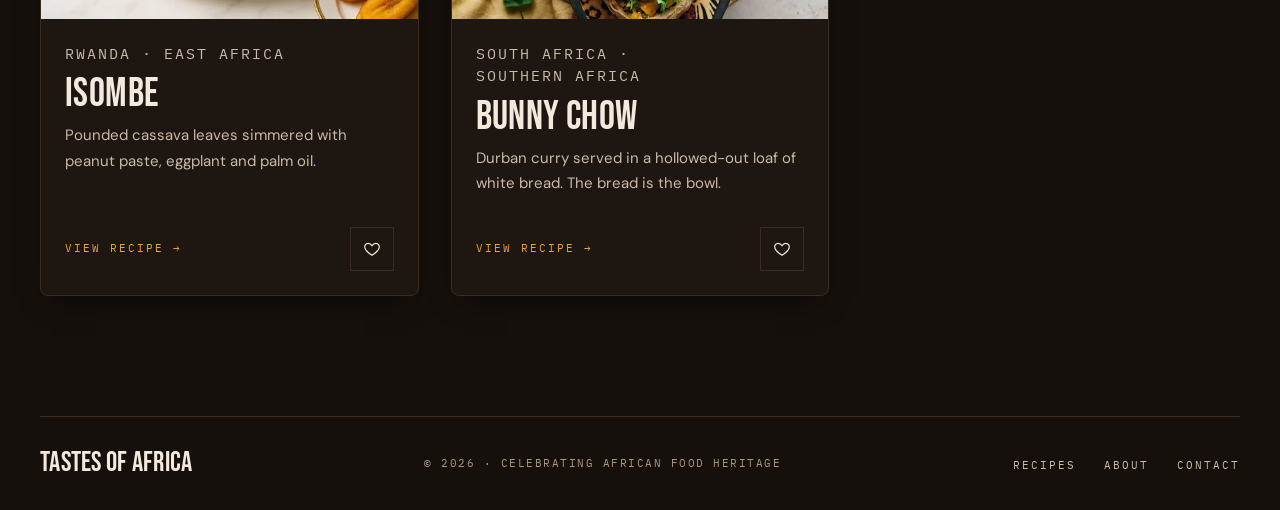
<file: recipes.html>
<!DOCTYPE html>
<html lang="en">
<head>
  <meta charset="UTF-8">
  <meta name="viewport" content="width=device-width, initial-scale=1">
  <meta name="description" content="Five African recipes: Jollof Rice, Lamb Tagine, Injera, Isombe and Bunny Chow, with filters by region and favorites.">
  <title>Recipes | Tastes of Africa</title>

  <!-- Google Fonts: Bebas Neue (headings), DM Sans (body), IBM Plex Mono (labels) -->
  <link rel="preconnect" href="https://fonts.googleapis.com">
  <link rel="preconnect" href="https://fonts.gstatic.com" crossorigin>
  <link rel="stylesheet" href="https://fonts.googleapis.com/css2?family=Bebas+Neue&family=DM+Sans:wght@400;500;700&family=IBM+Plex+Mono:wght@400;500&display=swap">

  <!-- Site styles and script (shared by every page).
       script.js loads without "defer" so the saved theme is applied
       before the page is drawn (no flash); the rest of the script waits
       for the page to finish loading. -->
  <link rel="stylesheet" href="css/styles.css">
  <script src="js/script.js"></script>
</head>
<body>

  <!-- Keyboard users can jump straight to the content -->
  <a class="skip-link" href="#main">Skip to main content</a>

  <!-- ================= SITE HEADER (shared) ================= -->
  <header class="site-header">
    <div class="container">
      <div class="header-inner">

        <!-- Logo -->
        <a class="logo" href="index.html">
          <span class="logo__name">Tastes of Africa</span>
          <span class="logo__tagline">Food heritage · Recipes · Stories</span>
        </a>

        <!-- Main navigation -->
        <nav class="site-nav" id="site-nav" aria-label="Main">
          <ul class="nav-list">
            <li><a href="index.html">Home</a></li>
            <li><a href="recipes.html" aria-current="page">Recipes</a></li>
            <li><a href="regions/west-africa.html">Regions</a></li>
            <li><a href="about.html">About</a></li>
            <li><a href="contact.html">Contact</a></li>
          </ul>
        </nav>

        <!-- Theme toggle + hamburger menu (phones) -->
        <div class="header-actions">
          <button class="icon-btn theme-toggle" type="button" aria-label="Switch between dark and light theme">
            <!-- Sun icon (shown in dark theme) -->
            <svg class="icon-sun" viewBox="0 0 24 24" aria-hidden="true" focusable="false">
              <circle cx="12" cy="12" r="4" fill="none" stroke="currentColor" stroke-width="1.5"/>
              <path d="M12 2.5v2M12 19.5v2M2.5 12h2M19.5 12h2M5.3 5.3l1.4 1.4M17.3 17.3l1.4 1.4M5.3 18.7l1.4-1.4M17.3 6.7l1.4-1.4" fill="none" stroke="currentColor" stroke-width="1.5" stroke-linecap="round"/>
            </svg>
            <!-- Moon icon (shown in light theme) -->
            <svg class="icon-moon" viewBox="0 0 24 24" aria-hidden="true" focusable="false">
              <path d="M20.5 14.2A8.5 8.5 0 1 1 9.8 3.5a6.8 6.8 0 0 0 10.7 10.7z" fill="none" stroke="currentColor" stroke-width="1.5" stroke-linejoin="round"/>
            </svg>
          </button>

          <button class="icon-btn menu-toggle" type="button" aria-controls="site-nav" aria-expanded="false" aria-label="Menu">
            <span class="menu-toggle__bar"></span>
            <span class="menu-toggle__bar"></span>
            <span class="menu-toggle__bar"></span>
          </button>
        </div>

      </div>
    </div>
  </header>

  <main id="main">

    <!-- ================= PAGE HEADER ================= -->
    <header class="page-header">
      <div class="container">
        <nav class="breadcrumb" aria-label="Breadcrumb">
          <ol>
            <li><a href="index.html">Home</a></li>
            <li aria-current="page">Recipes</li>
          </ol>
        </nav>
        <p class="label label--accent">Recipes</p>
        <h1>
          <span class="line">Five dishes,</span>
          <span class="line">five kitchens.</span>
        </h1>
        <p class="lead">From West African jollof to Durban bunny chow: step-by-step recipes with scalable ingredients, video tutorials and the story behind each dish.</p>
      </div>
    </header>

    <!-- ================= RECIPE GRID =================
         Filter buttons use data-filter; each card uses data-region.
         Favorite buttons use data-id (saved to localStorage in script.js). -->
    <section class="section" aria-label="All recipes">
      <div class="container">

        <div class="section-head">
          <p class="label mb-0">Filter by region</p>
          <div class="filters" role="group" aria-label="Filter recipes by region">
            <button class="filter-btn" type="button" data-filter="all" aria-pressed="true">All</button>
            <button class="filter-btn" type="button" data-filter="west-africa" aria-pressed="false">West</button>
            <button class="filter-btn" type="button" data-filter="east-africa" aria-pressed="false">East</button>
            <button class="filter-btn" type="button" data-filter="north-africa" aria-pressed="false">North</button>
            <button class="filter-btn" type="button" data-filter="southern-africa" aria-pressed="false">Southern</button>
          </div>
        </div>

        <div class="card-grid" id="recipe-grid">
          <!-- Recipe card: Jollof Rice -->
          <article class="recipe-card" data-region="west-africa">
            <div class="media">
              <img src="images/jollof-rice.jpg" alt="Roast chicken legs resting on a tray of orange-red jollof rice" data-label="Photo: Jollof rice" width="660" height="440" loading="lazy" decoding="async">
            </div>
            <div class="recipe-card__body">
              <p class="tag">Nigeria · West Africa</p>
              <h2><a class="recipe-card__link" href="recipes/jollof-rice.html">Jollof Rice</a></h2>
              <p>Tomato-and-pepper rice cooked low until the bottom turns smoky. The star of every West African party.</p>
              <div class="recipe-card__footer">
                <span class="label label--accent mb-0" aria-hidden="true">View recipe <span class="arrow">→</span></span>
                <button class="icon-btn fav-btn" type="button" data-id="jollof-rice" aria-pressed="false">
                  <svg viewBox="0 0 24 24" aria-hidden="true" focusable="false"><path d="M12 20.3s-7.6-4.6-9.4-9.3C1.4 7.8 3.5 4.5 7 4.5c2.1 0 3.7 1.1 5 3 1.3-1.9 2.9-3 5-3 3.5 0 5.6 3.3 4.4 6.5-1.8 4.7-9.4 9.3-9.4 9.3z"/></svg>
                  <span class="visually-hidden">Favorite: Jollof Rice</span>
                </button>
              </div>
            </div>
          </article>

          <!-- Recipe card: Lamb Tagine -->
          <article class="recipe-card" data-region="north-africa">
            <div class="media">
              <img src="images/tagine.jpg" alt="A Moroccan tagine served on a plate beside its cone-lidded clay pot, with steam rising." data-label="Photo: Lamb tagine" width="660" height="440" loading="lazy" decoding="async">
            </div>
            <div class="recipe-card__body">
              <p class="tag">Morocco · North Africa</p>
              <h2><a class="recipe-card__link" href="recipes/tagine.html">Lamb Tagine</a></h2>
              <p>Slow-braised lamb with apricots, ras el hanout and preserved lemon, cooked in a cone-lidded clay pot.</p>
              <div class="recipe-card__footer">
                <span class="label label--accent mb-0" aria-hidden="true">View recipe <span class="arrow">→</span></span>
                <button class="icon-btn fav-btn" type="button" data-id="tagine" aria-pressed="false">
                  <svg viewBox="0 0 24 24" aria-hidden="true" focusable="false"><path d="M12 20.3s-7.6-4.6-9.4-9.3C1.4 7.8 3.5 4.5 7 4.5c2.1 0 3.7 1.1 5 3 1.3-1.9 2.9-3 5-3 3.5 0 5.6 3.3 4.4 6.5-1.8 4.7-9.4 9.3-9.4 9.3z"/></svg>
                  <span class="visually-hidden">Favorite: Lamb Tagine</span>
                </button>
              </div>
            </div>
          </article>

          <!-- Recipe card: Injera -->
          <article class="recipe-card" data-region="east-africa">
            <div class="media">
              <img src="images/injera.jpg" alt="Spongy injera flatbread topped with lentil, split-pea, greens and vegetable stews, with rolled injera and a cup of tea behind" data-label="Photo: Injera" width="660" height="440" loading="lazy" decoding="async">
            </div>
            <div class="recipe-card__body">
              <p class="tag">Ethiopia · East Africa</p>
              <h2><a class="recipe-card__link" href="recipes/injera.html">Injera</a></h2>
              <p>Spongy, sour teff flatbread that doubles as plate and spoon for Ethiopian stews.</p>
              <div class="recipe-card__footer">
                <span class="label label--accent mb-0" aria-hidden="true">View recipe <span class="arrow">→</span></span>
                <button class="icon-btn fav-btn" type="button" data-id="injera" aria-pressed="false">
                  <svg viewBox="0 0 24 24" aria-hidden="true" focusable="false"><path d="M12 20.3s-7.6-4.6-9.4-9.3C1.4 7.8 3.5 4.5 7 4.5c2.1 0 3.7 1.1 5 3 1.3-1.9 2.9-3 5-3 3.5 0 5.6 3.3 4.4 6.5-1.8 4.7-9.4 9.3-9.4 9.3z"/></svg>
                  <span class="visually-hidden">Favorite: Injera</span>
                </button>
              </div>
            </div>
          </article>

          <!-- Recipe card: Isombe -->
          <article class="recipe-card" data-region="east-africa">
            <div class="media">
              <img src="images/isombe.jpg" alt="Bowl of dark green pounded cassava-leaf stew, with white rice and fried plantain on the side" data-label="Photo: Isombe" width="660" height="440" loading="lazy" decoding="async">
            </div>
            <div class="recipe-card__body">
              <p class="tag">Rwanda · East Africa</p>
              <h2><a class="recipe-card__link" href="recipes/isombe.html">Isombe</a></h2>
              <p>Pounded cassava leaves simmered with peanut paste, eggplant and palm oil.</p>
              <div class="recipe-card__footer">
                <span class="label label--accent mb-0" aria-hidden="true">View recipe <span class="arrow">→</span></span>
                <button class="icon-btn fav-btn" type="button" data-id="isombe" aria-pressed="false">
                  <svg viewBox="0 0 24 24" aria-hidden="true" focusable="false"><path d="M12 20.3s-7.6-4.6-9.4-9.3C1.4 7.8 3.5 4.5 7 4.5c2.1 0 3.7 1.1 5 3 1.3-1.9 2.9-3 5-3 3.5 0 5.6 3.3 4.4 6.5-1.8 4.7-9.4 9.3-9.4 9.3z"/></svg>
                  <span class="visually-hidden">Favorite: Isombe</span>
                </button>
              </div>
            </div>
          </article>

          <!-- Recipe card: Bunny Chow -->
          <article class="recipe-card" data-region="southern-africa">
            <div class="media">
              <img src="images/bunny-chow.jpg" alt="Three small hollowed-out bread loaves filled with golden curry and coriander, on an animal-print platter" data-label="Photo: Bunny chow" width="660" height="440" loading="lazy" decoding="async">
            </div>
            <div class="recipe-card__body">
              <p class="tag">South Africa · Southern Africa</p>
              <h2><a class="recipe-card__link" href="recipes/bunny-chow.html">Bunny Chow</a></h2>
              <p>Durban curry served in a hollowed-out loaf of white bread. The bread is the bowl.</p>
              <div class="recipe-card__footer">
                <span class="label label--accent mb-0" aria-hidden="true">View recipe <span class="arrow">→</span></span>
                <button class="icon-btn fav-btn" type="button" data-id="bunny-chow" aria-pressed="false">
                  <svg viewBox="0 0 24 24" aria-hidden="true" focusable="false"><path d="M12 20.3s-7.6-4.6-9.4-9.3C1.4 7.8 3.5 4.5 7 4.5c2.1 0 3.7 1.1 5 3 1.3-1.9 2.9-3 5-3 3.5 0 5.6 3.3 4.4 6.5-1.8 4.7-9.4 9.3-9.4 9.3z"/></svg>
                  <span class="visually-hidden">Favorite: Bunny Chow</span>
                </button>
              </div>
            </div>
          </article>
        </div>

      </div>
    </section>

  </main>

  <!-- ================= SITE FOOTER (shared) ================= -->
  <footer class="site-footer">
    <div class="container">
      <div class="footer-inner">
        <a class="logo" href="index.html">
          <span class="logo__name">Tastes of Africa</span>
        </a>
        <p class="footer__copy">© <time datetime="2026">2026</time> · Celebrating African food heritage</p>
        <nav aria-label="Footer">
          <ul class="footer-links">
            <li><a href="recipes.html">Recipes</a></li>
            <li><a href="about.html">About</a></li>
            <li><a href="contact.html">Contact</a></li>
          </ul>
        </nav>
      </div>
    </div>
  </footer>

</body>
</html>
</file>
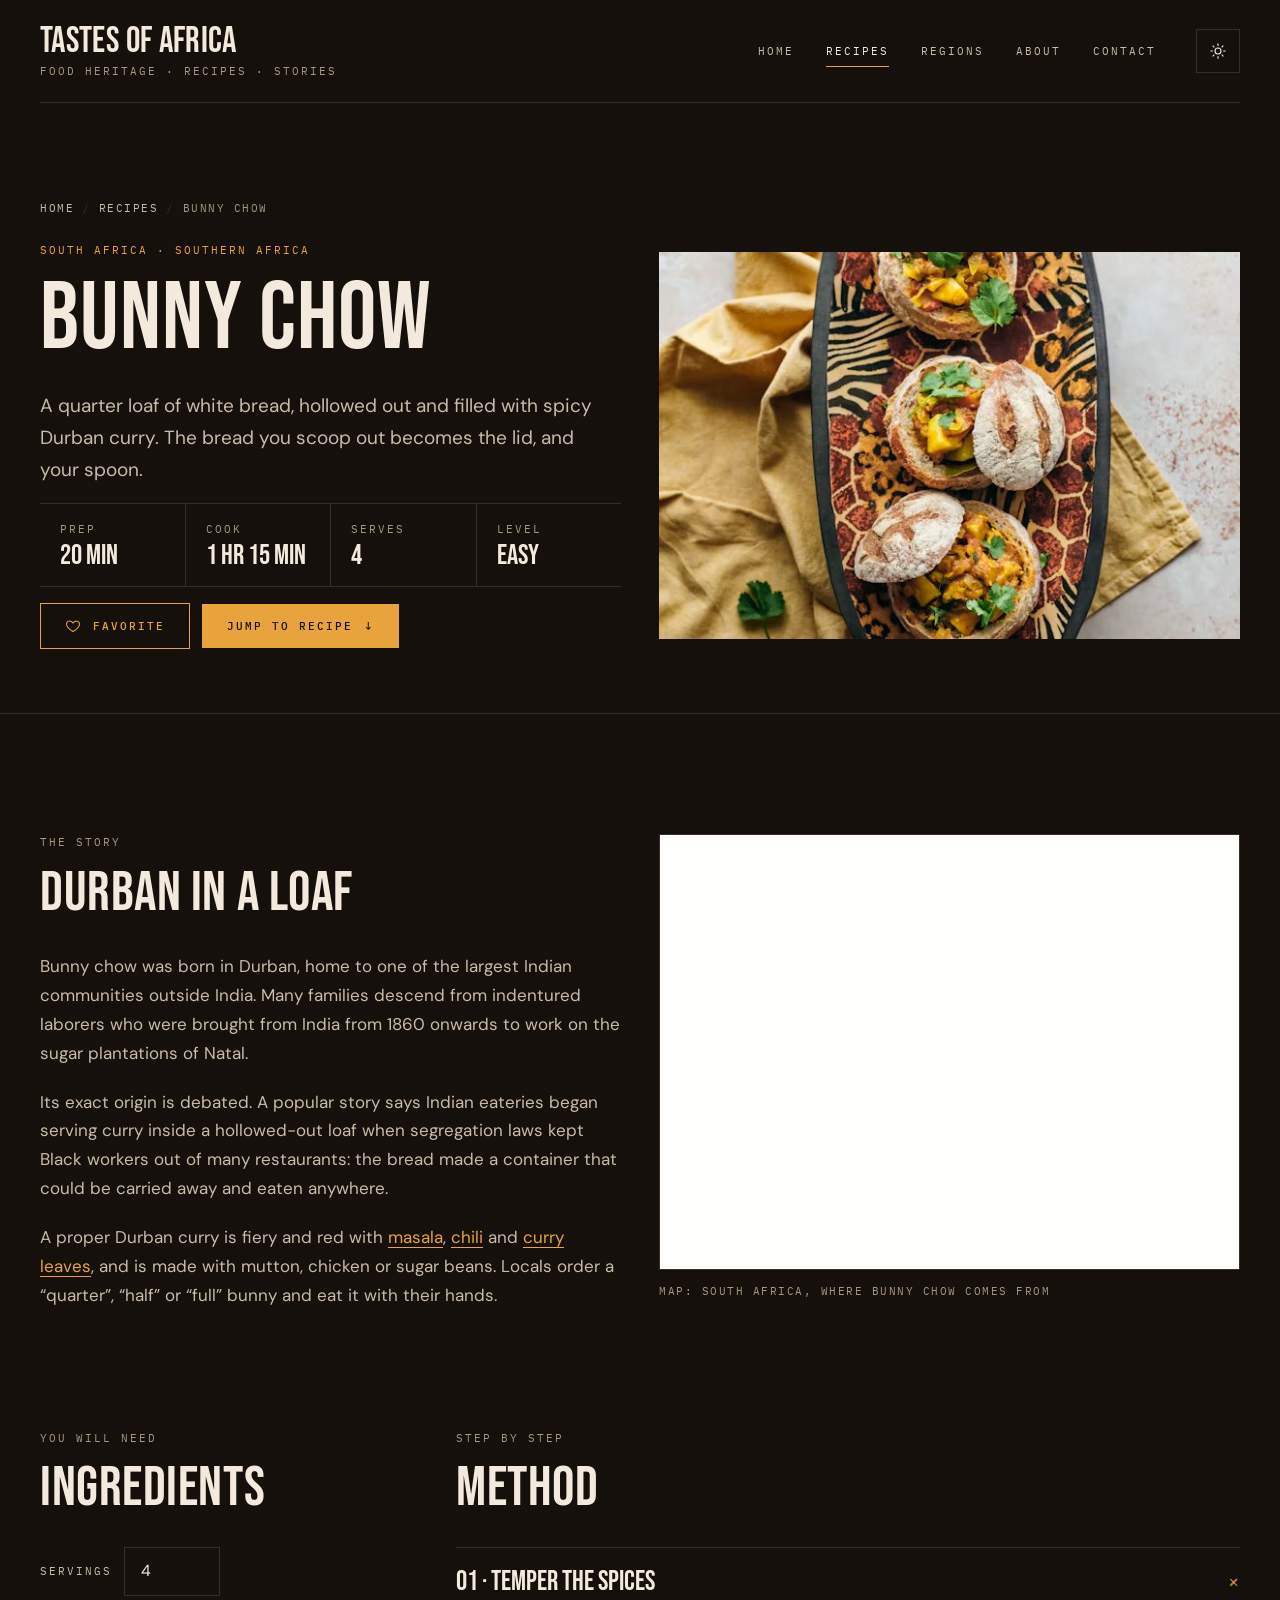
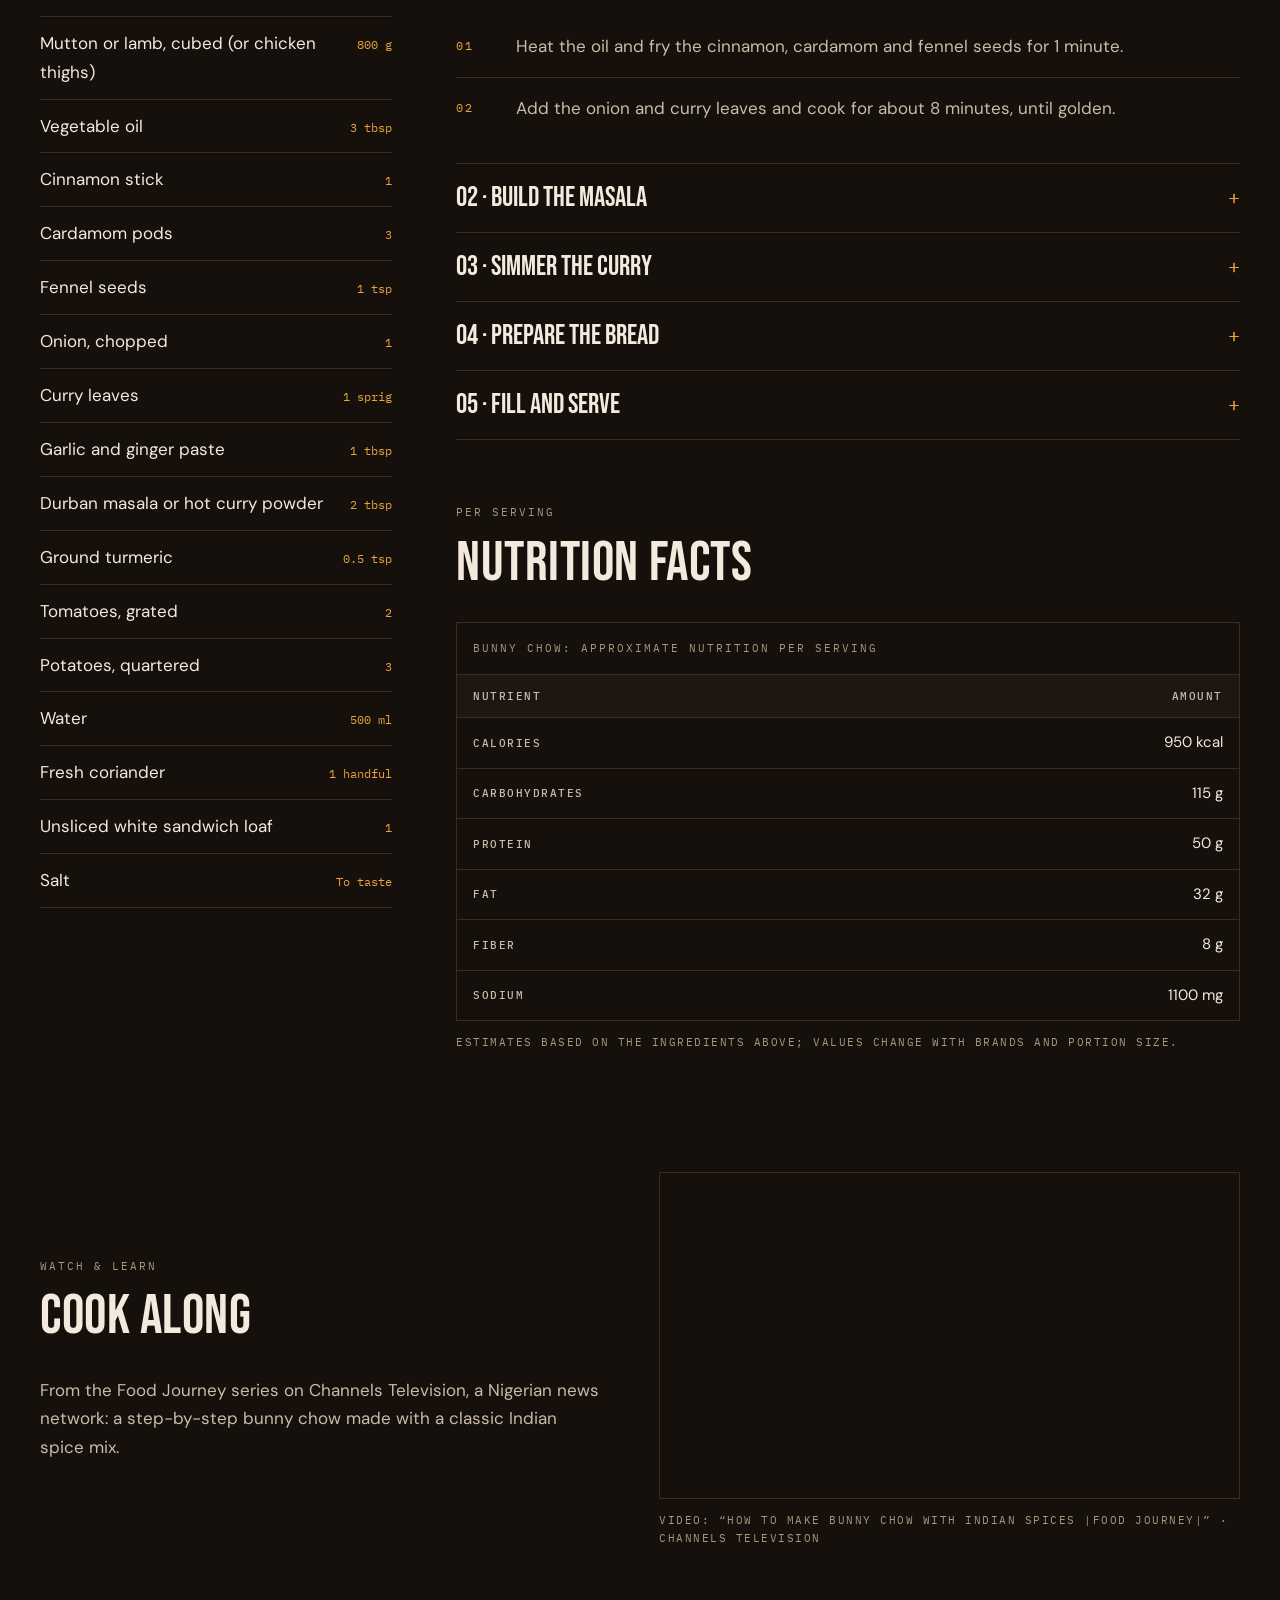
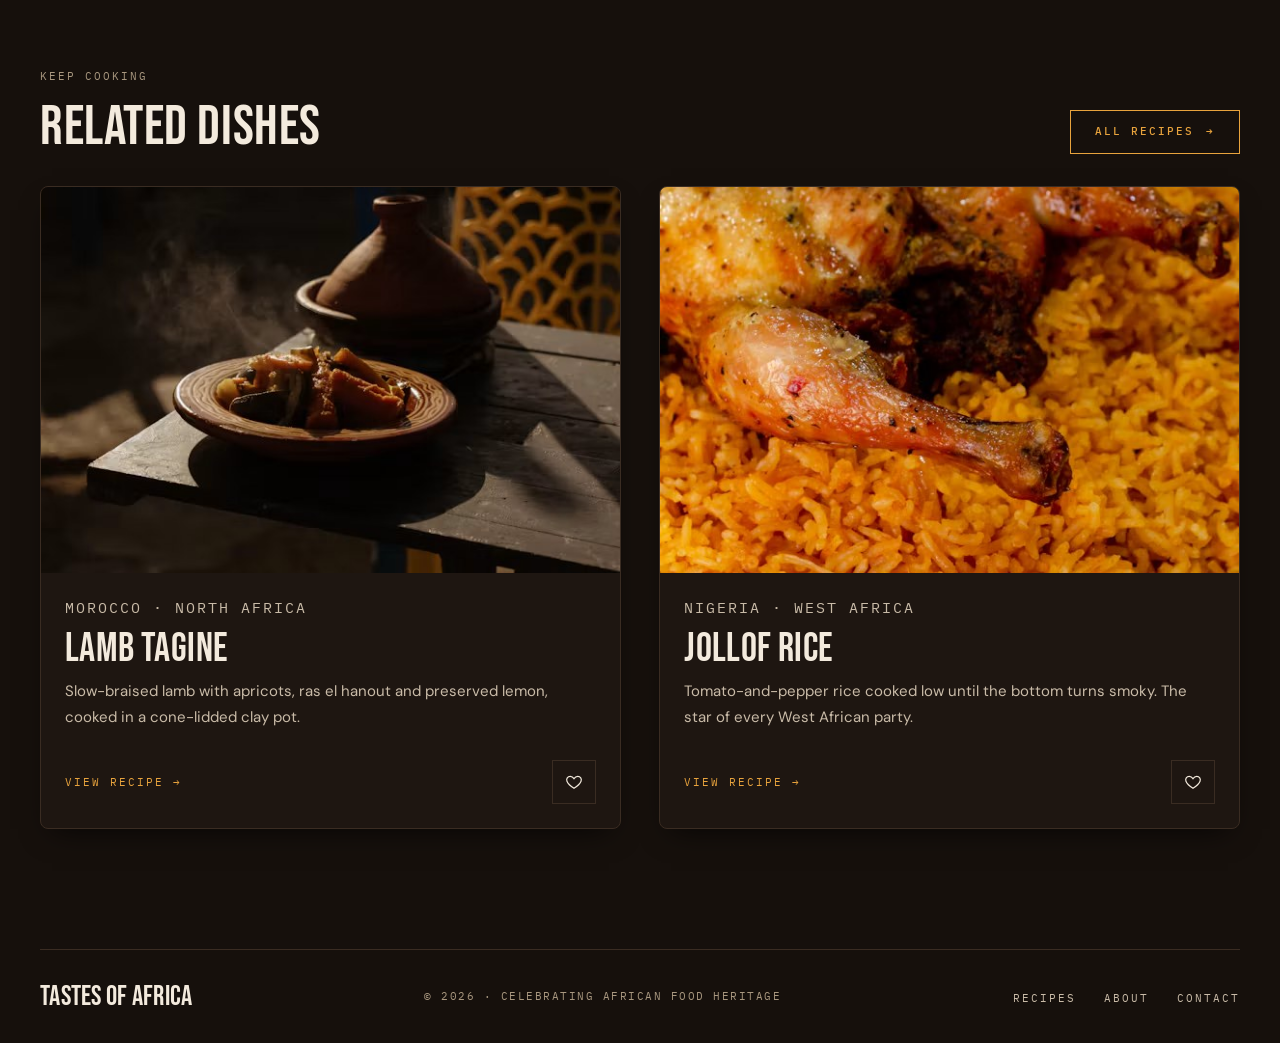
<file: recipes/bunny-chow.html>
<!DOCTYPE html>
<html lang="en">
<head>
  <meta charset="UTF-8">
  <meta name="viewport" content="width=device-width, initial-scale=1">
  <meta name="description" content="How to make Bunny Chow (South Africa): ingredients, step-by-step method, video tutorial and the story behind the dish.">
  <title>Bunny Chow recipe | Tastes of Africa</title>

  <!-- Google Fonts: Bebas Neue (headings), DM Sans (body), IBM Plex Mono (labels) -->
  <link rel="preconnect" href="https://fonts.googleapis.com">
  <link rel="preconnect" href="https://fonts.gstatic.com" crossorigin>
  <link rel="stylesheet" href="https://fonts.googleapis.com/css2?family=Bebas+Neue&family=DM+Sans:wght@400;500;700&family=IBM+Plex+Mono:wght@400;500&display=swap">

  <!-- Site styles and script (shared by every page).
       script.js loads without "defer" so the saved theme is applied
       before the page is drawn (no flash); the rest of the script waits
       for the page to finish loading. -->
  <link rel="stylesheet" href="../css/styles.css">
  <script src="../js/script.js"></script>
</head>
<body>

  <!-- Keyboard users can jump straight to the content -->
  <a class="skip-link" href="#main">Skip to main content</a>

  <!-- ================= SITE HEADER (shared) ================= -->
  <header class="site-header">
    <div class="container">
      <div class="header-inner">

        <!-- Logo -->
        <a class="logo" href="../index.html">
          <span class="logo__name">Tastes of Africa</span>
          <span class="logo__tagline">Food heritage · Recipes · Stories</span>
        </a>

        <!-- Main navigation -->
        <nav class="site-nav" id="site-nav" aria-label="Main">
          <ul class="nav-list">
            <li><a href="../index.html">Home</a></li>
            <li><a href="../recipes.html" aria-current="true">Recipes</a></li>
            <li><a href="../regions/west-africa.html">Regions</a></li>
            <li><a href="../about.html">About</a></li>
            <li><a href="../contact.html">Contact</a></li>
          </ul>
        </nav>

        <!-- Theme toggle + hamburger menu (phones) -->
        <div class="header-actions">
          <button class="icon-btn theme-toggle" type="button" aria-label="Switch between dark and light theme">
            <!-- Sun icon (shown in dark theme) -->
            <svg class="icon-sun" viewBox="0 0 24 24" aria-hidden="true" focusable="false">
              <circle cx="12" cy="12" r="4" fill="none" stroke="currentColor" stroke-width="1.5"/>
              <path d="M12 2.5v2M12 19.5v2M2.5 12h2M19.5 12h2M5.3 5.3l1.4 1.4M17.3 17.3l1.4 1.4M5.3 18.7l1.4-1.4M17.3 6.7l1.4-1.4" fill="none" stroke="currentColor" stroke-width="1.5" stroke-linecap="round"/>
            </svg>
            <!-- Moon icon (shown in light theme) -->
            <svg class="icon-moon" viewBox="0 0 24 24" aria-hidden="true" focusable="false">
              <path d="M20.5 14.2A8.5 8.5 0 1 1 9.8 3.5a6.8 6.8 0 0 0 10.7 10.7z" fill="none" stroke="currentColor" stroke-width="1.5" stroke-linejoin="round"/>
            </svg>
          </button>

          <button class="icon-btn menu-toggle" type="button" aria-controls="site-nav" aria-expanded="false" aria-label="Menu">
            <span class="menu-toggle__bar"></span>
            <span class="menu-toggle__bar"></span>
            <span class="menu-toggle__bar"></span>
          </button>
        </div>

      </div>
    </div>
  </header>

  <main id="main">

    <!-- ================= RECIPE HEADER ================= -->
    <header class="page-header">
      <div class="container">

        <nav class="breadcrumb" aria-label="Breadcrumb">
          <ol>
            <li><a href="../index.html">Home</a></li>
            <li><a href="../recipes.html">Recipes</a></li>
            <li aria-current="page">Bunny Chow</li>
          </ol>
        </nav>

        <div class="grid-2 align-center">
          <div class="stack">
            <p class="tag">South Africa · Southern Africa</p>
            <h1>Bunny Chow</h1>
            <p class="lead">A quarter loaf of white bread, hollowed out and filled with spicy Durban curry. The bread you scoop out becomes the lid, and your spoon.</p>
            <dl class="recipe-meta">
              <div><dt>Prep</dt><dd>20 min</dd></div>
              <div><dt>Cook</dt><dd>1 hr 15 min</dd></div>
              <div><dt>Serves</dt><dd>4</dd></div>
              <div><dt>Level</dt><dd>Easy</dd></div>
            </dl>
            <div class="cluster">
              <button class="btn btn--secondary fav-btn" type="button" data-id="bunny-chow" aria-pressed="false">
                <svg viewBox="0 0 24 24" aria-hidden="true" focusable="false"><path d="M12 20.3s-7.6-4.6-9.4-9.3C1.4 7.8 3.5 4.5 7 4.5c2.1 0 3.7 1.1 5 3 1.3-1.9 2.9-3 5-3 3.5 0 5.6 3.3 4.4 6.5-1.8 4.7-9.4 9.3-9.4 9.3z"/></svg>
                Favorite
              </button>
              <a class="btn btn--primary" href="#recipe">Jump to recipe <span class="arrow" aria-hidden="true">↓</span></a>
            </div>
          </div>
          <div class="media">
            <img src="../images/bunny-chow.jpg" alt="Three small hollowed-out bread loaves filled with golden curry and coriander, on an animal-print platter" data-label="Photo: Bunny chow" width="900" height="600" decoding="async">
          </div>
        </div>

      </div>
    </header>

    <!-- ================= THE STORY + MAP OF ORIGIN ================= -->
    <section class="section" aria-labelledby="story-title">
      <div class="container grid-2">
        <div>
          <div class="section-head">
            <div>
              <p class="label">The story</p>
              <h2 class="h2-sm" id="story-title">Durban in a loaf</h2>
            </div>
          </div>
          <div class="prose">
            <p>Bunny chow was born in Durban, home to one of the largest Indian communities outside India. Many families descend from indentured laborers who were brought from India from 1860 onwards to work on the sugar plantations of Natal.</p>
            <p>Its exact origin is debated. A popular story says Indian eateries began serving curry inside a hollowed-out loaf when segregation laws kept Black workers out of many restaurants: the bread made a container that could be carried away and eaten anywhere.</p>
            <p>A proper Durban curry is fiery and red with <mark>masala</mark>, <mark>chili</mark> and <mark>curry leaves</mark>, and is made with mutton, chicken or sugar beans. Locals order a “quarter”, “half” or “full” bunny and eat it with their hands.</p>
          </div>
        </div>
        <figure>
          <div class="embed embed--map">
            <iframe src="https://maps.google.com/maps?q=South+Africa&amp;output=embed" title="Google Map of South Africa, home of Bunny Chow" loading="lazy" referrerpolicy="no-referrer-when-downgrade"></iframe>
          </div>
          <figcaption class="media-caption">Map: South Africa, where bunny chow comes from</figcaption>
        </figure>
      </div>
    </section>

    <!-- ================= INGREDIENTS + METHOD ================= -->
    <section class="section" id="recipe" aria-label="Recipe">
      <div class="container recipe-layout">

        <!-- Ingredients: each quantity keeps its base amount and unit in
             data-amount / data-unit so script.js can scale it by servings -->
        <section class="recipe-layout__aside" aria-labelledby="ingredients-title">
          <div class="section-head">
            <div>
              <p class="label">You will need</p>
              <h2 class="h2-sm" id="ingredients-title">Ingredients</h2>
            </div>
          </div>
          <div class="servings">
            <label for="servings">Servings</label>
            <input type="number" id="servings" name="servings" value="4" min="1" max="24" step="1" data-base-servings="4">
          </div>
          <ul class="ingredients" id="ingredients">
            <li><span>Mutton or lamb, cubed (or chicken thighs)</span> <span class="qty" data-amount="800" data-unit="g">800 g</span></li>
            <li><span>Vegetable oil</span> <span class="qty" data-amount="3" data-unit="tbsp">3 tbsp</span></li>
            <li><span>Cinnamon stick</span> <span class="qty" data-amount="1" data-unit="">1</span></li>
            <li><span>Cardamom pods</span> <span class="qty" data-amount="3" data-unit="">3</span></li>
            <li><span>Fennel seeds</span> <span class="qty" data-amount="1" data-unit="tsp">1 tsp</span></li>
            <li><span>Onion, chopped</span> <span class="qty" data-amount="1" data-unit="">1</span></li>
            <li><span>Curry leaves</span> <span class="qty" data-amount="1" data-unit="sprig">1 sprig</span></li>
            <li><span>Garlic and ginger paste</span> <span class="qty" data-amount="1" data-unit="tbsp">1 tbsp</span></li>
            <li><span>Durban masala or hot curry powder</span> <span class="qty" data-amount="2" data-unit="tbsp">2 tbsp</span></li>
            <li><span>Ground turmeric</span> <span class="qty" data-amount="0.5" data-unit="tsp">0.5 tsp</span></li>
            <li><span>Tomatoes, grated</span> <span class="qty" data-amount="2" data-unit="">2</span></li>
            <li><span>Potatoes, quartered</span> <span class="qty" data-amount="3" data-unit="">3</span></li>
            <li><span>Water</span> <span class="qty" data-amount="500" data-unit="ml">500 ml</span></li>
            <li><span>Fresh coriander</span> <span class="qty" data-amount="1" data-unit="handful">1 handful</span></li>
            <li><span>Unsliced white sandwich loaf</span> <span class="qty" data-amount="1" data-unit="">1</span></li>
            <li><span>Salt</span> <span class="qty">To taste</span></li>
          </ul>
        </section>

        <div class="recipe-layout__main">

          <!-- Method: expandable steps -->
          <section aria-labelledby="method-title">
            <div class="section-head">
              <div>
                <p class="label">Step by step</p>
                <h2 class="h2-sm" id="method-title">Method</h2>
              </div>
            </div>

            <details open>
              <summary>01 · Temper the spices</summary>
              <ol class="steps">
                <li>Heat the oil and fry the cinnamon, cardamom and fennel seeds for 1 minute.</li>
                <li>Add the onion and curry leaves and cook for about 8 minutes, until golden.</li>
              </ol>
            </details>

            <details>
              <summary>02 · Build the masala</summary>
              <ol class="steps">
                <li>Stir in the garlic-ginger paste, masala and turmeric and cook for 1 minute, adding a splash of water if it catches.</li>
                <li>Add the tomatoes and cook for 5 minutes into a thick paste.</li>
              </ol>
            </details>

            <details>
              <summary>03 · Simmer the curry</summary>
              <ol class="steps">
                <li>Add the meat, coat it in the masala and cook for 5 minutes. Pour in the water, cover and simmer for 45 minutes.</li>
                <li>Add the potatoes and simmer for 20–25 minutes more, until the meat is tender and the gravy is thick. Season and stir in the coriander.</li>
              </ol>
            </details>

            <details>
              <summary>04 · Prepare the bread</summary>
              <ol class="steps">
                <li>Cut the loaf into four quarters. Scoop out the soft center of each piece, leaving a wall about 1 cm thick, and keep the scooped-out bread.</li>
              </ol>
            </details>

            <details>
              <summary>05 · Fill and serve</summary>
              <ol class="steps">
                <li>Ladle the curry into the bread, top with the scooped-out bread as a lid and serve with a carrot, onion and chili sambal.</li>
              </ol>
            </details>
          </section>

          <!-- Nutrition facts -->
          <section aria-labelledby="nutrition-title">
            <div class="section-head">
              <div>
                <p class="label">Per serving</p>
                <h2 class="h2-sm" id="nutrition-title">Nutrition facts</h2>
              </div>
            </div>
            <div class="table-wrap">
              <table>
                <caption>Bunny Chow: approximate nutrition per serving</caption>
                <thead>
                  <tr><th scope="col">Nutrient</th><th scope="col" class="num">Amount</th></tr>
                </thead>
                <tbody>
                  <tr><th scope="row">Calories</th><td class="num">950 kcal</td></tr>
                  <tr><th scope="row">Carbohydrates</th><td class="num">115 g</td></tr>
                  <tr><th scope="row">Protein</th><td class="num">50 g</td></tr>
                  <tr><th scope="row">Fat</th><td class="num">32 g</td></tr>
                  <tr><th scope="row">Fiber</th><td class="num">8 g</td></tr>
                  <tr><th scope="row">Sodium</th><td class="num">1100 mg</td></tr>
                </tbody>
              </table>
            </div>
            <p class="media-caption">Estimates based on the ingredients above; values change with brands and portion size.</p>
          </section>

        </div>
      </div>
    </section>

    <!-- ================= VIDEO ================= -->
    <section class="section" aria-labelledby="video-title">
      <div class="container grid-2 align-center">
        <div>
          <div class="section-head">
            <div>
              <p class="label">Watch &amp; learn</p>
              <h2 class="h2-sm" id="video-title">Cook along</h2>
            </div>
          </div>
          <p class="text-muted">From the Food Journey series on Channels Television, a Nigerian news network: a step-by-step bunny chow made with a classic Indian spice mix.</p>
        </div>
        <figure>
          <div class="embed">
            <iframe
              src="https://www.youtube-nocookie.com/embed/HdJHYmmihvI"
              title="YouTube video by Channels Television: How To Make Bunny Chow With Indian Spices |Food Journey|"
              loading="lazy"
              allow="accelerometer; clipboard-write; encrypted-media; gyroscope; picture-in-picture; web-share"
              referrerpolicy="strict-origin-when-cross-origin"
              allowfullscreen></iframe>
          </div>
          <figcaption class="media-caption">Video: “How To Make Bunny Chow With Indian Spices |Food Journey|” · Channels Television</figcaption>
        </figure>
      </div>
    </section>

    <!-- ================= RELATED DISHES ================= -->
    <section class="section" aria-labelledby="related-title">
      <div class="container">
        <div class="section-head">
          <div>
            <p class="label">Keep cooking</p>
            <h2 class="h2-sm" id="related-title">Related dishes</h2>
          </div>
          <a class="btn btn--secondary" href="../recipes.html">All recipes <span class="arrow" aria-hidden="true">→</span></a>
        </div>
        <div class="grid-2">
          <!-- Recipe card: Lamb Tagine -->
          <article class="recipe-card" data-region="north-africa">
            <div class="media">
              <img src="../images/tagine.jpg" alt="A Moroccan tagine served on a plate beside its cone-lidded clay pot, with steam rising." data-label="Photo: Lamb tagine" width="660" height="440" loading="lazy" decoding="async">
            </div>
            <div class="recipe-card__body">
              <p class="tag">Morocco · North Africa</p>
              <h3><a class="recipe-card__link" href="../recipes/tagine.html">Lamb Tagine</a></h3>
              <p>Slow-braised lamb with apricots, ras el hanout and preserved lemon, cooked in a cone-lidded clay pot.</p>
              <div class="recipe-card__footer">
                <span class="label label--accent mb-0" aria-hidden="true">View recipe <span class="arrow">→</span></span>
                <button class="icon-btn fav-btn" type="button" data-id="tagine" aria-pressed="false">
                  <svg viewBox="0 0 24 24" aria-hidden="true" focusable="false"><path d="M12 20.3s-7.6-4.6-9.4-9.3C1.4 7.8 3.5 4.5 7 4.5c2.1 0 3.7 1.1 5 3 1.3-1.9 2.9-3 5-3 3.5 0 5.6 3.3 4.4 6.5-1.8 4.7-9.4 9.3-9.4 9.3z"/></svg>
                  <span class="visually-hidden">Favorite: Lamb Tagine</span>
                </button>
              </div>
            </div>
          </article>

          <!-- Recipe card: Jollof Rice -->
          <article class="recipe-card" data-region="west-africa">
            <div class="media">
              <img src="../images/jollof-rice.jpg" alt="Roast chicken legs resting on a tray of orange-red jollof rice" data-label="Photo: Jollof rice" width="660" height="440" loading="lazy" decoding="async">
            </div>
            <div class="recipe-card__body">
              <p class="tag">Nigeria · West Africa</p>
              <h3><a class="recipe-card__link" href="../recipes/jollof-rice.html">Jollof Rice</a></h3>
              <p>Tomato-and-pepper rice cooked low until the bottom turns smoky. The star of every West African party.</p>
              <div class="recipe-card__footer">
                <span class="label label--accent mb-0" aria-hidden="true">View recipe <span class="arrow">→</span></span>
                <button class="icon-btn fav-btn" type="button" data-id="jollof-rice" aria-pressed="false">
                  <svg viewBox="0 0 24 24" aria-hidden="true" focusable="false"><path d="M12 20.3s-7.6-4.6-9.4-9.3C1.4 7.8 3.5 4.5 7 4.5c2.1 0 3.7 1.1 5 3 1.3-1.9 2.9-3 5-3 3.5 0 5.6 3.3 4.4 6.5-1.8 4.7-9.4 9.3-9.4 9.3z"/></svg>
                  <span class="visually-hidden">Favorite: Jollof Rice</span>
                </button>
              </div>
            </div>
          </article>
        </div>
      </div>
    </section>

  </main>

  <!-- ================= SITE FOOTER (shared) ================= -->
  <footer class="site-footer">
    <div class="container">
      <div class="footer-inner">
        <a class="logo" href="../index.html">
          <span class="logo__name">Tastes of Africa</span>
        </a>
        <p class="footer__copy">© <time datetime="2026">2026</time> · Celebrating African food heritage</p>
        <nav aria-label="Footer">
          <ul class="footer-links">
            <li><a href="../recipes.html">Recipes</a></li>
            <li><a href="../about.html">About</a></li>
            <li><a href="../contact.html">Contact</a></li>
          </ul>
        </nav>
      </div>
    </div>
  </footer>

</body>
</html>
</file>
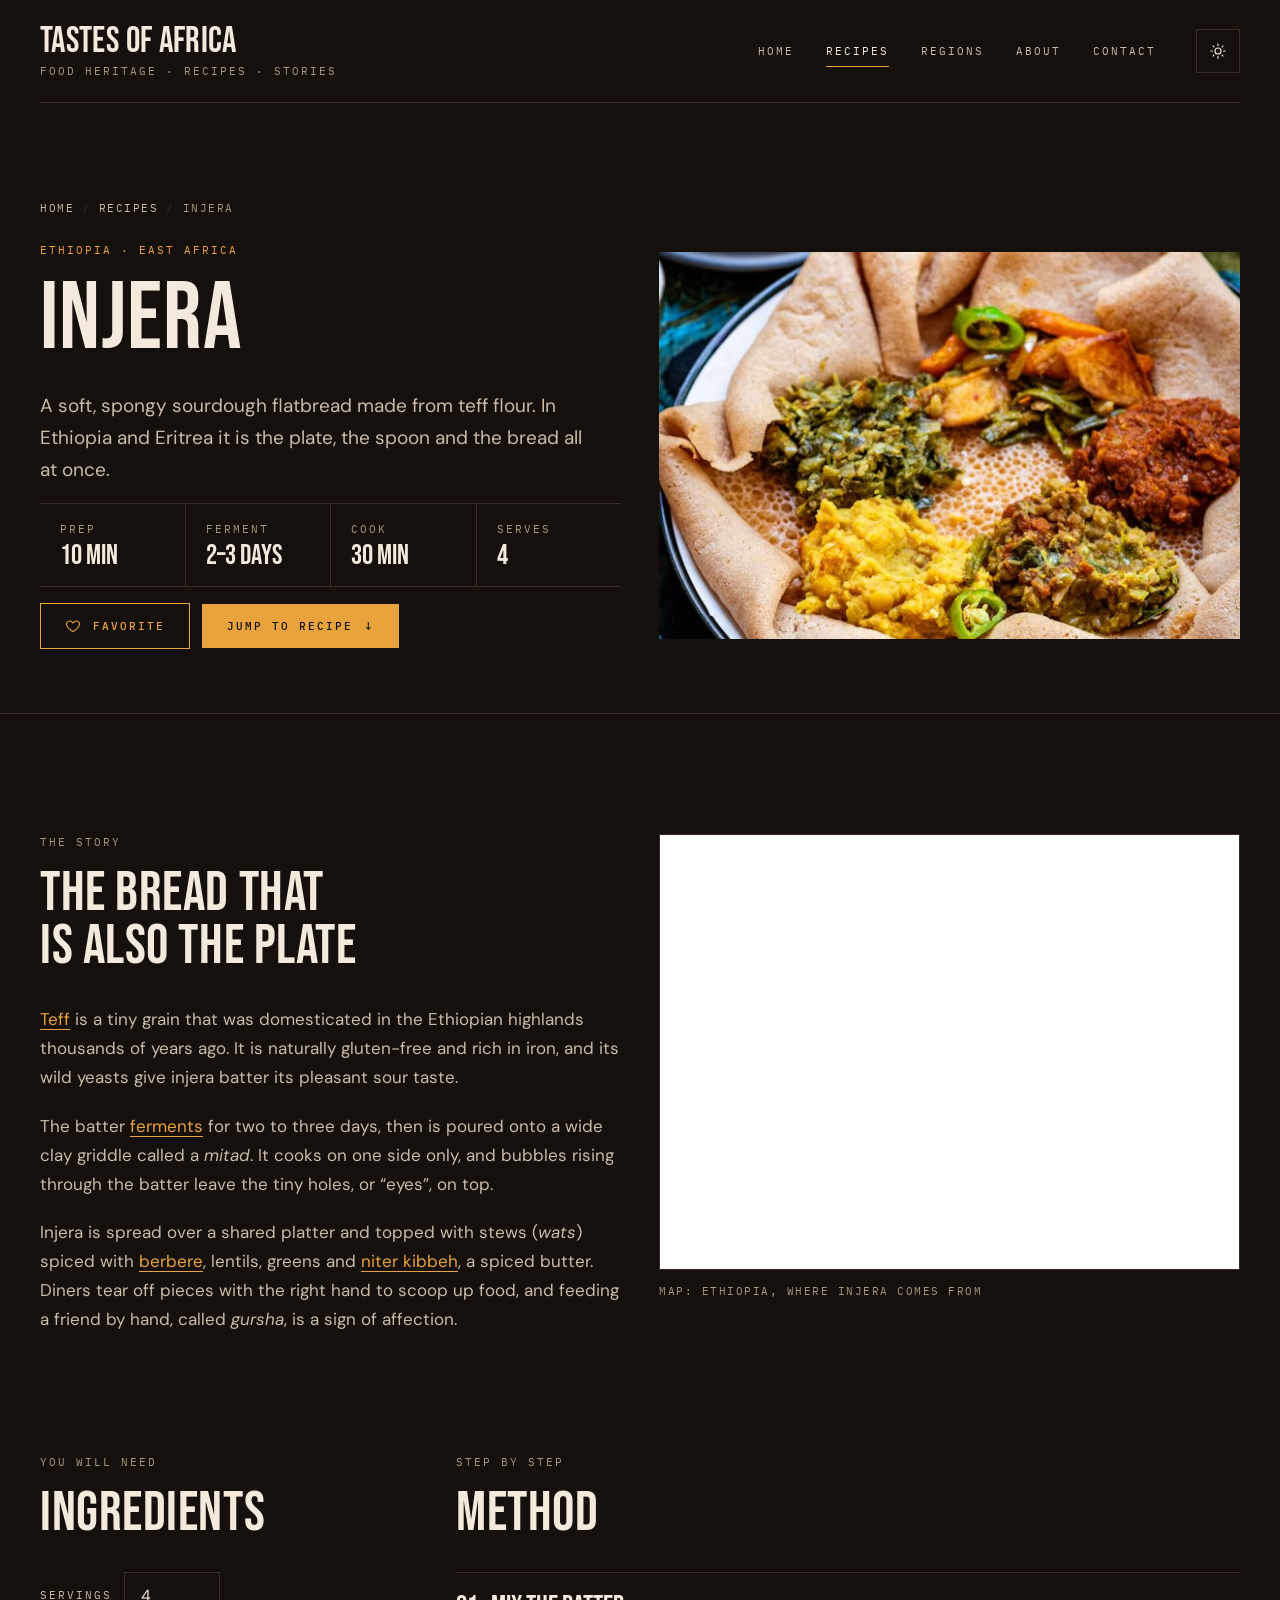
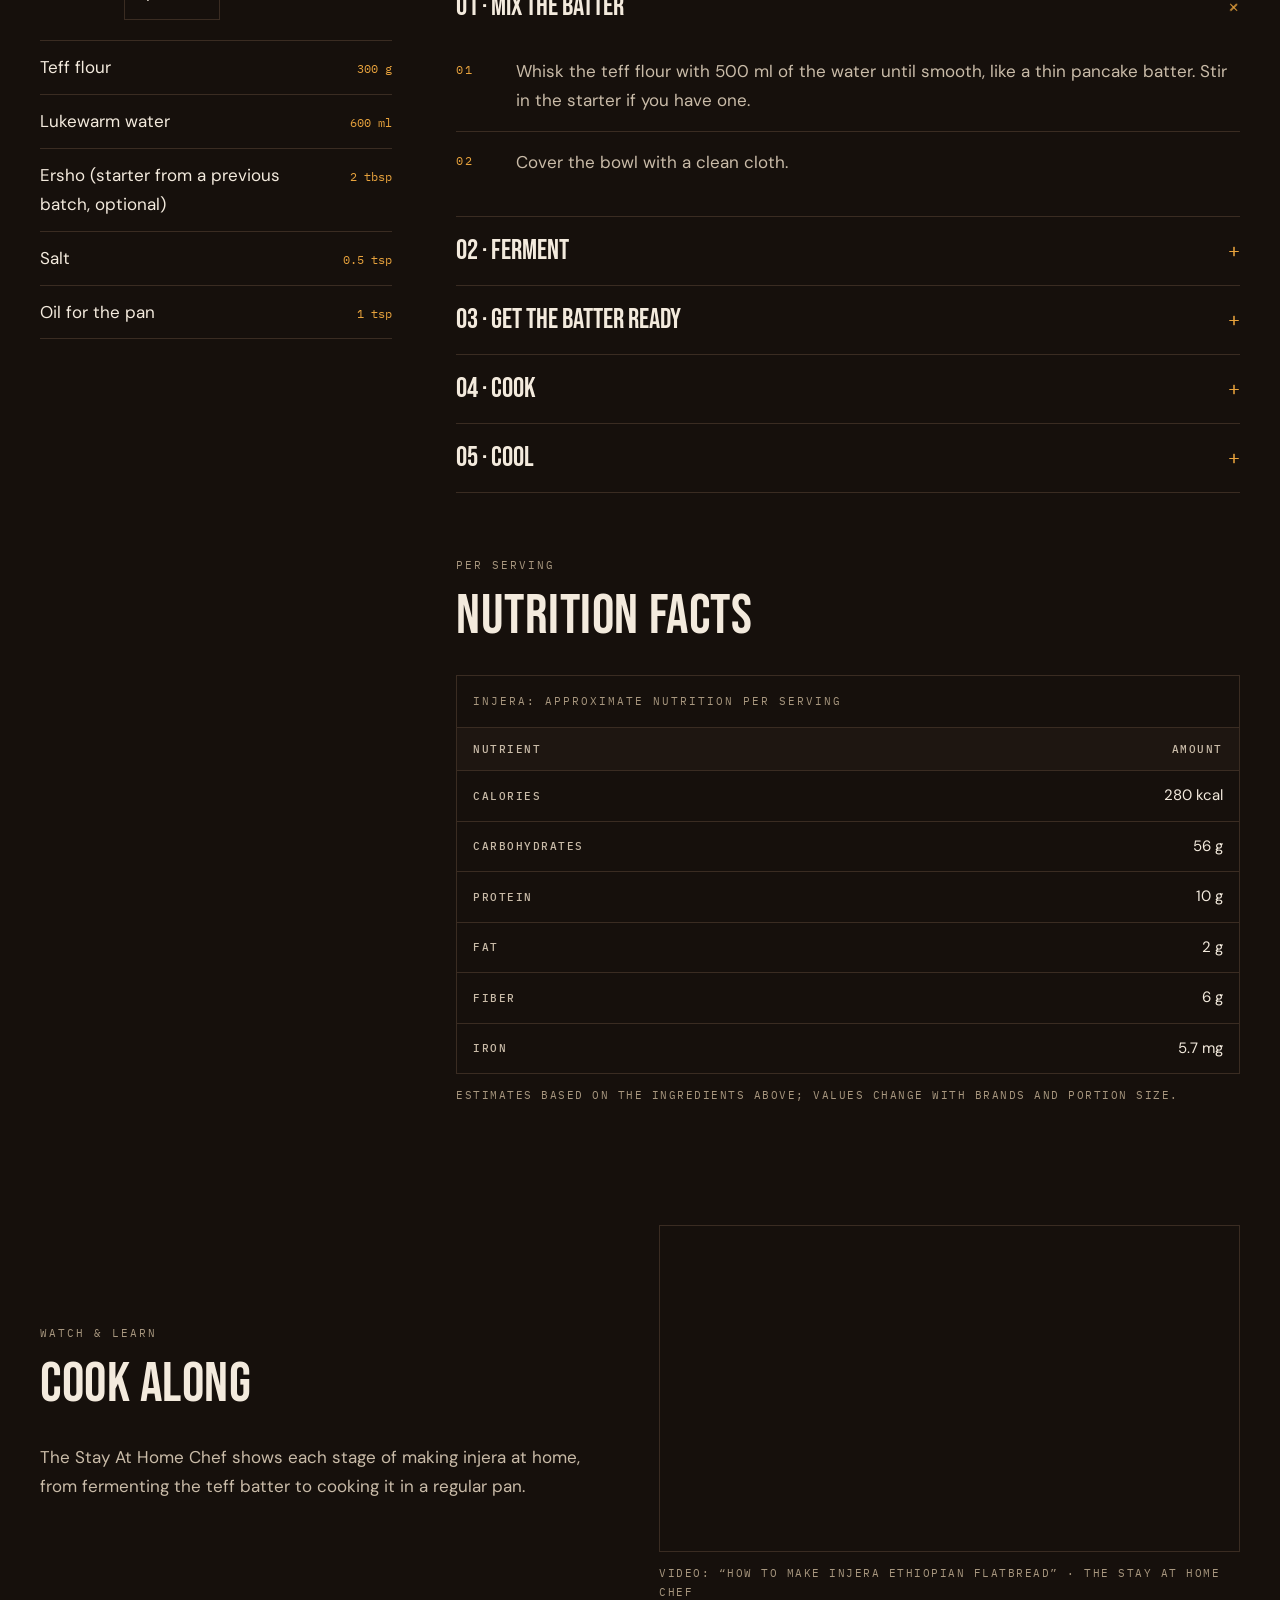
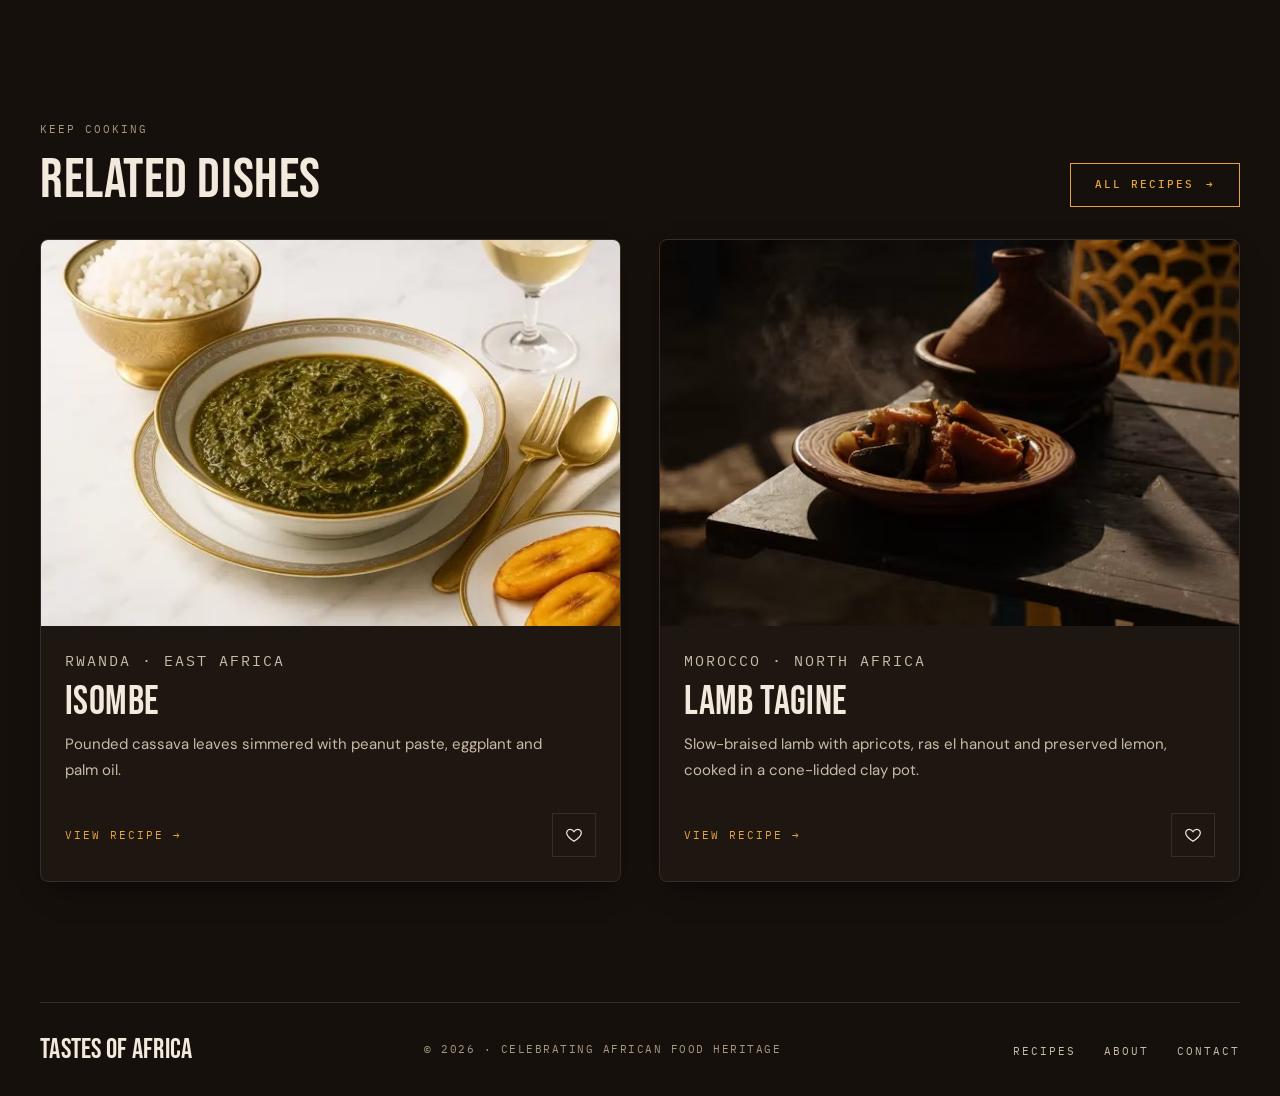
<file: recipes/injera.html>
<!DOCTYPE html>
<html lang="en">
<head>
  <meta charset="UTF-8">
  <meta name="viewport" content="width=device-width, initial-scale=1">
  <meta name="description" content="How to make Injera (Ethiopia): ingredients, step-by-step method, video tutorial and the story behind the dish.">
  <title>Injera recipe | Tastes of Africa</title>

  <!-- Google Fonts: Bebas Neue (headings), DM Sans (body), IBM Plex Mono (labels) -->
  <link rel="preconnect" href="https://fonts.googleapis.com">
  <link rel="preconnect" href="https://fonts.gstatic.com" crossorigin>
  <link rel="stylesheet" href="https://fonts.googleapis.com/css2?family=Bebas+Neue&family=DM+Sans:wght@400;500;700&family=IBM+Plex+Mono:wght@400;500&display=swap">

  <!-- Site styles and script (shared by every page).
       script.js loads without "defer" so the saved theme is applied
       before the page is drawn (no flash); the rest of the script waits
       for the page to finish loading. -->
  <link rel="stylesheet" href="../css/styles.css">
  <script src="../js/script.js"></script>
</head>
<body>

  <!-- Keyboard users can jump straight to the content -->
  <a class="skip-link" href="#main">Skip to main content</a>

  <!-- ================= SITE HEADER (shared) ================= -->
  <header class="site-header">
    <div class="container">
      <div class="header-inner">

        <!-- Logo -->
        <a class="logo" href="../index.html">
          <span class="logo__name">Tastes of Africa</span>
          <span class="logo__tagline">Food heritage · Recipes · Stories</span>
        </a>

        <!-- Main navigation -->
        <nav class="site-nav" id="site-nav" aria-label="Main">
          <ul class="nav-list">
            <li><a href="../index.html">Home</a></li>
            <li><a href="../recipes.html" aria-current="true">Recipes</a></li>
            <li><a href="../regions/west-africa.html">Regions</a></li>
            <li><a href="../about.html">About</a></li>
            <li><a href="../contact.html">Contact</a></li>
          </ul>
        </nav>

        <!-- Theme toggle + hamburger menu (phones) -->
        <div class="header-actions">
          <button class="icon-btn theme-toggle" type="button" aria-label="Switch between dark and light theme">
            <!-- Sun icon (shown in dark theme) -->
            <svg class="icon-sun" viewBox="0 0 24 24" aria-hidden="true" focusable="false">
              <circle cx="12" cy="12" r="4" fill="none" stroke="currentColor" stroke-width="1.5"/>
              <path d="M12 2.5v2M12 19.5v2M2.5 12h2M19.5 12h2M5.3 5.3l1.4 1.4M17.3 17.3l1.4 1.4M5.3 18.7l1.4-1.4M17.3 6.7l1.4-1.4" fill="none" stroke="currentColor" stroke-width="1.5" stroke-linecap="round"/>
            </svg>
            <!-- Moon icon (shown in light theme) -->
            <svg class="icon-moon" viewBox="0 0 24 24" aria-hidden="true" focusable="false">
              <path d="M20.5 14.2A8.5 8.5 0 1 1 9.8 3.5a6.8 6.8 0 0 0 10.7 10.7z" fill="none" stroke="currentColor" stroke-width="1.5" stroke-linejoin="round"/>
            </svg>
          </button>

          <button class="icon-btn menu-toggle" type="button" aria-controls="site-nav" aria-expanded="false" aria-label="Menu">
            <span class="menu-toggle__bar"></span>
            <span class="menu-toggle__bar"></span>
            <span class="menu-toggle__bar"></span>
          </button>
        </div>

      </div>
    </div>
  </header>

  <main id="main">

    <!-- ================= RECIPE HEADER ================= -->
    <header class="page-header">
      <div class="container">

        <nav class="breadcrumb" aria-label="Breadcrumb">
          <ol>
            <li><a href="../index.html">Home</a></li>
            <li><a href="../recipes.html">Recipes</a></li>
            <li aria-current="page">Injera</li>
          </ol>
        </nav>

        <div class="grid-2 align-center">
          <div class="stack">
            <p class="tag">Ethiopia · East Africa</p>
            <h1>Injera</h1>
            <p class="lead">A soft, spongy sourdough flatbread made from teff flour. In Ethiopia and Eritrea it is the plate, the spoon and the bread all at once.</p>
            <dl class="recipe-meta">
              <div><dt>Prep</dt><dd>10 min</dd></div>
              <div><dt>Ferment</dt><dd>2–3 days</dd></div>
              <div><dt>Cook</dt><dd>30 min</dd></div>
              <div><dt>Serves</dt><dd>4</dd></div>
            </dl>
            <div class="cluster">
              <button class="btn btn--secondary fav-btn" type="button" data-id="injera" aria-pressed="false">
                <svg viewBox="0 0 24 24" aria-hidden="true" focusable="false"><path d="M12 20.3s-7.6-4.6-9.4-9.3C1.4 7.8 3.5 4.5 7 4.5c2.1 0 3.7 1.1 5 3 1.3-1.9 2.9-3 5-3 3.5 0 5.6 3.3 4.4 6.5-1.8 4.7-9.4 9.3-9.4 9.3z"/></svg>
                Favorite
              </button>
              <a class="btn btn--primary" href="#recipe">Jump to recipe <span class="arrow" aria-hidden="true">↓</span></a>
            </div>
          </div>
          <div class="media">
            <img src="../images/injera.jpg" alt="Spongy injera flatbread topped with lentil, split-pea, greens and vegetable stews, with rolled injera and a cup of tea behind" data-label="Photo: Injera" width="900" height="600" decoding="async">
          </div>
        </div>

      </div>
    </header>

    <!-- ================= THE STORY + MAP OF ORIGIN ================= -->
    <section class="section" aria-labelledby="story-title">
      <div class="container grid-2">
        <div>
          <div class="section-head">
            <div>
              <p class="label">The story</p>
              <h2 class="h2-sm" id="story-title">The bread that is also the plate</h2>
            </div>
          </div>
          <div class="prose">
            <p><mark>Teff</mark> is a tiny grain that was domesticated in the Ethiopian highlands thousands of years ago. It is naturally gluten-free and rich in iron, and its wild yeasts give injera batter its pleasant sour taste.</p>
            <p>The batter <mark>ferments</mark> for two to three days, then is poured onto a wide clay griddle called a <i>mitad</i>. It cooks on one side only, and bubbles rising through the batter leave the tiny holes, or “eyes”, on top.</p>
            <p>Injera is spread over a shared platter and topped with stews (<i>wats</i>) spiced with <mark>berbere</mark>, lentils, greens and <mark>niter kibbeh</mark>, a spiced butter. Diners tear off pieces with the right hand to scoop up food, and feeding a friend by hand, called <i>gursha</i>, is a sign of affection.</p>
          </div>
        </div>
        <figure>
          <div class="embed embed--map">
            <iframe src="https://maps.google.com/maps?q=Ethiopia&amp;output=embed" title="Google Map of Ethiopia, home of Injera" loading="lazy" referrerpolicy="no-referrer-when-downgrade"></iframe>
          </div>
          <figcaption class="media-caption">Map: Ethiopia, where injera comes from</figcaption>
        </figure>
      </div>
    </section>

    <!-- ================= INGREDIENTS + METHOD ================= -->
    <section class="section" id="recipe" aria-label="Recipe">
      <div class="container recipe-layout">

        <!-- Ingredients: each quantity keeps its base amount and unit in
             data-amount / data-unit so script.js can scale it by servings -->
        <section class="recipe-layout__aside" aria-labelledby="ingredients-title">
          <div class="section-head">
            <div>
              <p class="label">You will need</p>
              <h2 class="h2-sm" id="ingredients-title">Ingredients</h2>
            </div>
          </div>
          <div class="servings">
            <label for="servings">Servings</label>
            <input type="number" id="servings" name="servings" value="4" min="1" max="24" step="1" data-base-servings="4">
          </div>
          <ul class="ingredients" id="ingredients">
            <li><span>Teff flour</span> <span class="qty" data-amount="300" data-unit="g">300 g</span></li>
            <li><span>Lukewarm water</span> <span class="qty" data-amount="600" data-unit="ml">600 ml</span></li>
            <li><span>Ersho (starter from a previous batch, optional)</span> <span class="qty" data-amount="2" data-unit="tbsp">2 tbsp</span></li>
            <li><span>Salt</span> <span class="qty" data-amount="0.5" data-unit="tsp">0.5 tsp</span></li>
            <li><span>Oil for the pan</span> <span class="qty" data-amount="1" data-unit="tsp">1 tsp</span></li>
          </ul>
        </section>

        <div class="recipe-layout__main">

          <!-- Method: expandable steps -->
          <section aria-labelledby="method-title">
            <div class="section-head">
              <div>
                <p class="label">Step by step</p>
                <h2 class="h2-sm" id="method-title">Method</h2>
              </div>
            </div>

            <details open>
              <summary>01 · Mix the batter</summary>
              <ol class="steps">
                <li>Whisk the teff flour with 500 ml of the water until smooth, like a thin pancake batter. Stir in the starter if you have one.</li>
                <li>Cover the bowl with a clean cloth.</li>
              </ol>
            </details>

            <details>
              <summary>02 · Ferment</summary>
              <ol class="steps">
                <li>Leave the batter at room temperature for 2–3 days. It is ready when it is bubbly and smells pleasantly sour.</li>
                <li>Pour off any yellowish liquid that collects on top for a milder taste.</li>
              </ol>
            </details>

            <details>
              <summary>03 · Get the batter ready</summary>
              <ol class="steps">
                <li>Stir in the salt and enough of the remaining water to make the batter easy to pour.</li>
              </ol>
            </details>

            <details>
              <summary>04 · Cook</summary>
              <ol class="steps">
                <li>Heat a large non-stick pan over medium heat and wipe it with a little oil.</li>
                <li>Pour the batter in a thin spiral from the outside in. When holes cover the surface (about 1 minute), cover with a lid and cook 1–2 minutes more until the top is dry. Do not flip.</li>
              </ol>
            </details>

            <details>
              <summary>05 · Cool</summary>
              <ol class="steps">
                <li>Slide each injera onto a clean cloth and let it cool before stacking, so they do not stick together.</li>
              </ol>
            </details>
          </section>

          <!-- Nutrition facts -->
          <section aria-labelledby="nutrition-title">
            <div class="section-head">
              <div>
                <p class="label">Per serving</p>
                <h2 class="h2-sm" id="nutrition-title">Nutrition facts</h2>
              </div>
            </div>
            <div class="table-wrap">
              <table>
                <caption>Injera: approximate nutrition per serving</caption>
                <thead>
                  <tr><th scope="col">Nutrient</th><th scope="col" class="num">Amount</th></tr>
                </thead>
                <tbody>
                  <tr><th scope="row">Calories</th><td class="num">280 kcal</td></tr>
                  <tr><th scope="row">Carbohydrates</th><td class="num">56 g</td></tr>
                  <tr><th scope="row">Protein</th><td class="num">10 g</td></tr>
                  <tr><th scope="row">Fat</th><td class="num">2 g</td></tr>
                  <tr><th scope="row">Fiber</th><td class="num">6 g</td></tr>
                  <tr><th scope="row">Iron</th><td class="num">5.7 mg</td></tr>
                </tbody>
              </table>
            </div>
            <p class="media-caption">Estimates based on the ingredients above; values change with brands and portion size.</p>
          </section>

        </div>
      </div>
    </section>

    <!-- ================= VIDEO ================= -->
    <section class="section" aria-labelledby="video-title">
      <div class="container grid-2 align-center">
        <div>
          <div class="section-head">
            <div>
              <p class="label">Watch &amp; learn</p>
              <h2 class="h2-sm" id="video-title">Cook along</h2>
            </div>
          </div>
          <p class="text-muted">The Stay At Home Chef shows each stage of making injera at home, from fermenting the teff batter to cooking it in a regular pan.</p>
        </div>
        <figure>
          <div class="embed">
            <iframe
              src="https://www.youtube-nocookie.com/embed/otZiMj68P1g"
              title="YouTube video by The Stay At Home Chef: How to Make Injera Ethiopian Flatbread"
              loading="lazy"
              allow="accelerometer; clipboard-write; encrypted-media; gyroscope; picture-in-picture; web-share"
              referrerpolicy="strict-origin-when-cross-origin"
              allowfullscreen></iframe>
          </div>
          <figcaption class="media-caption">Video: “How to Make Injera Ethiopian Flatbread” · The Stay At Home Chef</figcaption>
        </figure>
      </div>
    </section>

    <!-- ================= RELATED DISHES ================= -->
    <section class="section" aria-labelledby="related-title">
      <div class="container">
        <div class="section-head">
          <div>
            <p class="label">Keep cooking</p>
            <h2 class="h2-sm" id="related-title">Related dishes</h2>
          </div>
          <a class="btn btn--secondary" href="../recipes.html">All recipes <span class="arrow" aria-hidden="true">→</span></a>
        </div>
        <div class="grid-2">
          <!-- Recipe card: Isombe -->
          <article class="recipe-card" data-region="east-africa">
            <div class="media">
              <img src="../images/isombe.jpg" alt="Bowl of dark green pounded cassava-leaf stew, with white rice and fried plantain on the side" data-label="Photo: Isombe" width="660" height="440" loading="lazy" decoding="async">
            </div>
            <div class="recipe-card__body">
              <p class="tag">Rwanda · East Africa</p>
              <h3><a class="recipe-card__link" href="../recipes/isombe.html">Isombe</a></h3>
              <p>Pounded cassava leaves simmered with peanut paste, eggplant and palm oil.</p>
              <div class="recipe-card__footer">
                <span class="label label--accent mb-0" aria-hidden="true">View recipe <span class="arrow">→</span></span>
                <button class="icon-btn fav-btn" type="button" data-id="isombe" aria-pressed="false">
                  <svg viewBox="0 0 24 24" aria-hidden="true" focusable="false"><path d="M12 20.3s-7.6-4.6-9.4-9.3C1.4 7.8 3.5 4.5 7 4.5c2.1 0 3.7 1.1 5 3 1.3-1.9 2.9-3 5-3 3.5 0 5.6 3.3 4.4 6.5-1.8 4.7-9.4 9.3-9.4 9.3z"/></svg>
                  <span class="visually-hidden">Favorite: Isombe</span>
                </button>
              </div>
            </div>
          </article>

          <!-- Recipe card: Lamb Tagine -->
          <article class="recipe-card" data-region="north-africa">
            <div class="media">
              <img src="../images/tagine.jpg" alt="A Moroccan tagine served on a plate beside its cone-lidded clay pot, with steam rising." data-label="Photo: Lamb tagine" width="660" height="440" loading="lazy" decoding="async">
            </div>
            <div class="recipe-card__body">
              <p class="tag">Morocco · North Africa</p>
              <h3><a class="recipe-card__link" href="../recipes/tagine.html">Lamb Tagine</a></h3>
              <p>Slow-braised lamb with apricots, ras el hanout and preserved lemon, cooked in a cone-lidded clay pot.</p>
              <div class="recipe-card__footer">
                <span class="label label--accent mb-0" aria-hidden="true">View recipe <span class="arrow">→</span></span>
                <button class="icon-btn fav-btn" type="button" data-id="tagine" aria-pressed="false">
                  <svg viewBox="0 0 24 24" aria-hidden="true" focusable="false"><path d="M12 20.3s-7.6-4.6-9.4-9.3C1.4 7.8 3.5 4.5 7 4.5c2.1 0 3.7 1.1 5 3 1.3-1.9 2.9-3 5-3 3.5 0 5.6 3.3 4.4 6.5-1.8 4.7-9.4 9.3-9.4 9.3z"/></svg>
                  <span class="visually-hidden">Favorite: Lamb Tagine</span>
                </button>
              </div>
            </div>
          </article>
        </div>
      </div>
    </section>

  </main>

  <!-- ================= SITE FOOTER (shared) ================= -->
  <footer class="site-footer">
    <div class="container">
      <div class="footer-inner">
        <a class="logo" href="../index.html">
          <span class="logo__name">Tastes of Africa</span>
        </a>
        <p class="footer__copy">© <time datetime="2026">2026</time> · Celebrating African food heritage</p>
        <nav aria-label="Footer">
          <ul class="footer-links">
            <li><a href="../recipes.html">Recipes</a></li>
            <li><a href="../about.html">About</a></li>
            <li><a href="../contact.html">Contact</a></li>
          </ul>
        </nav>
      </div>
    </div>
  </footer>

</body>
</html>
</file>
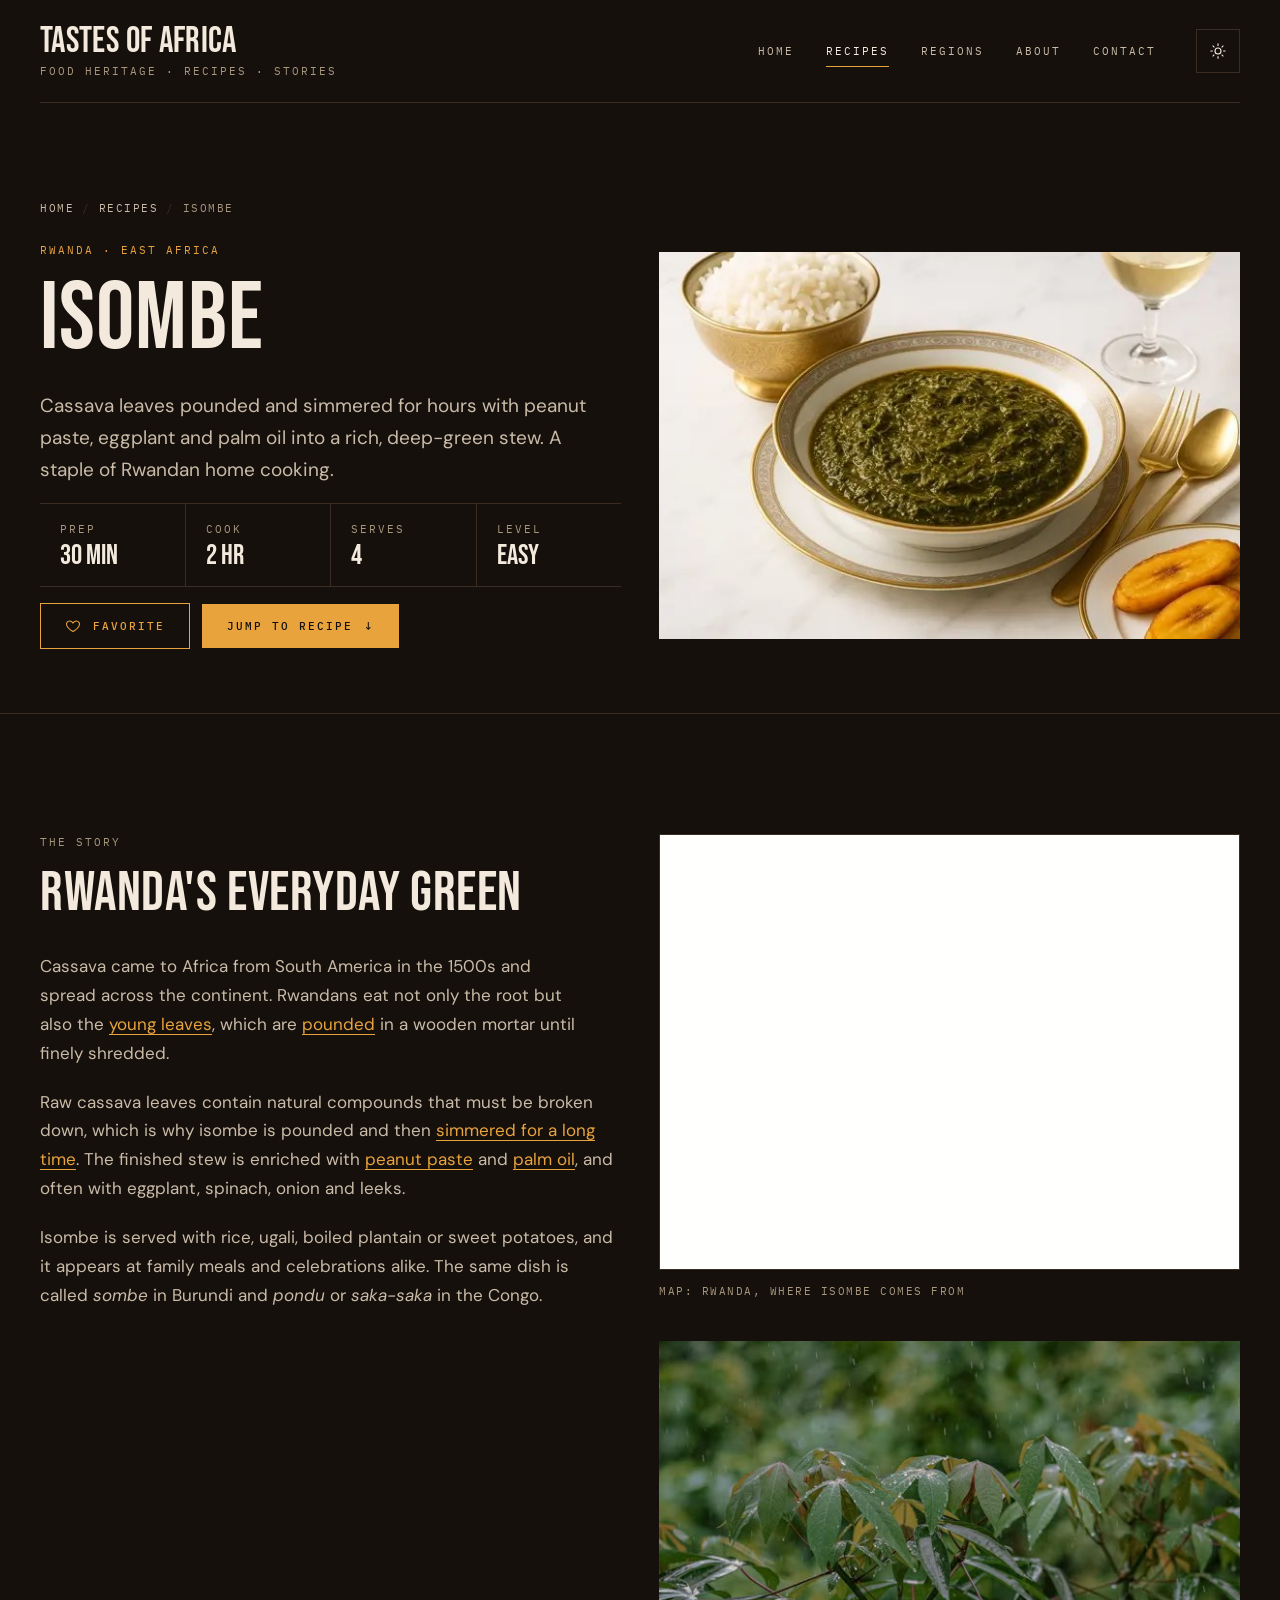
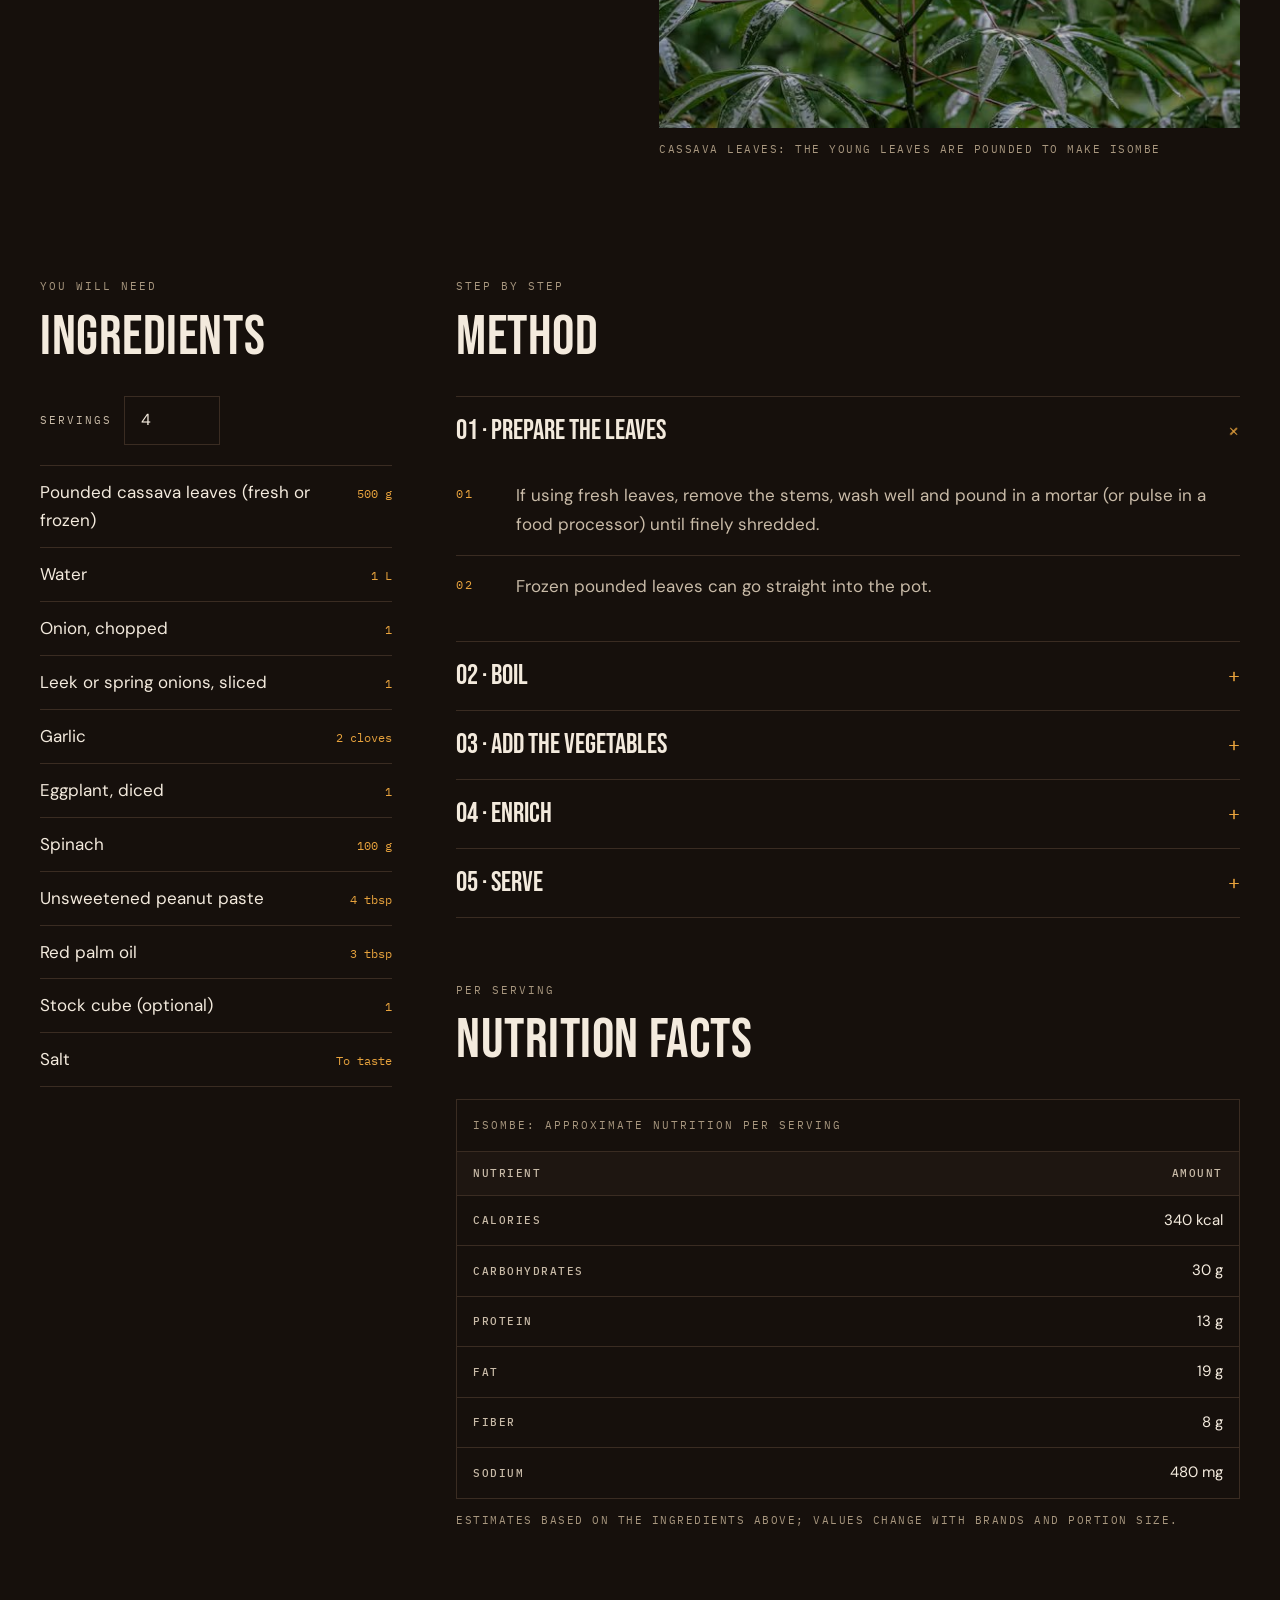
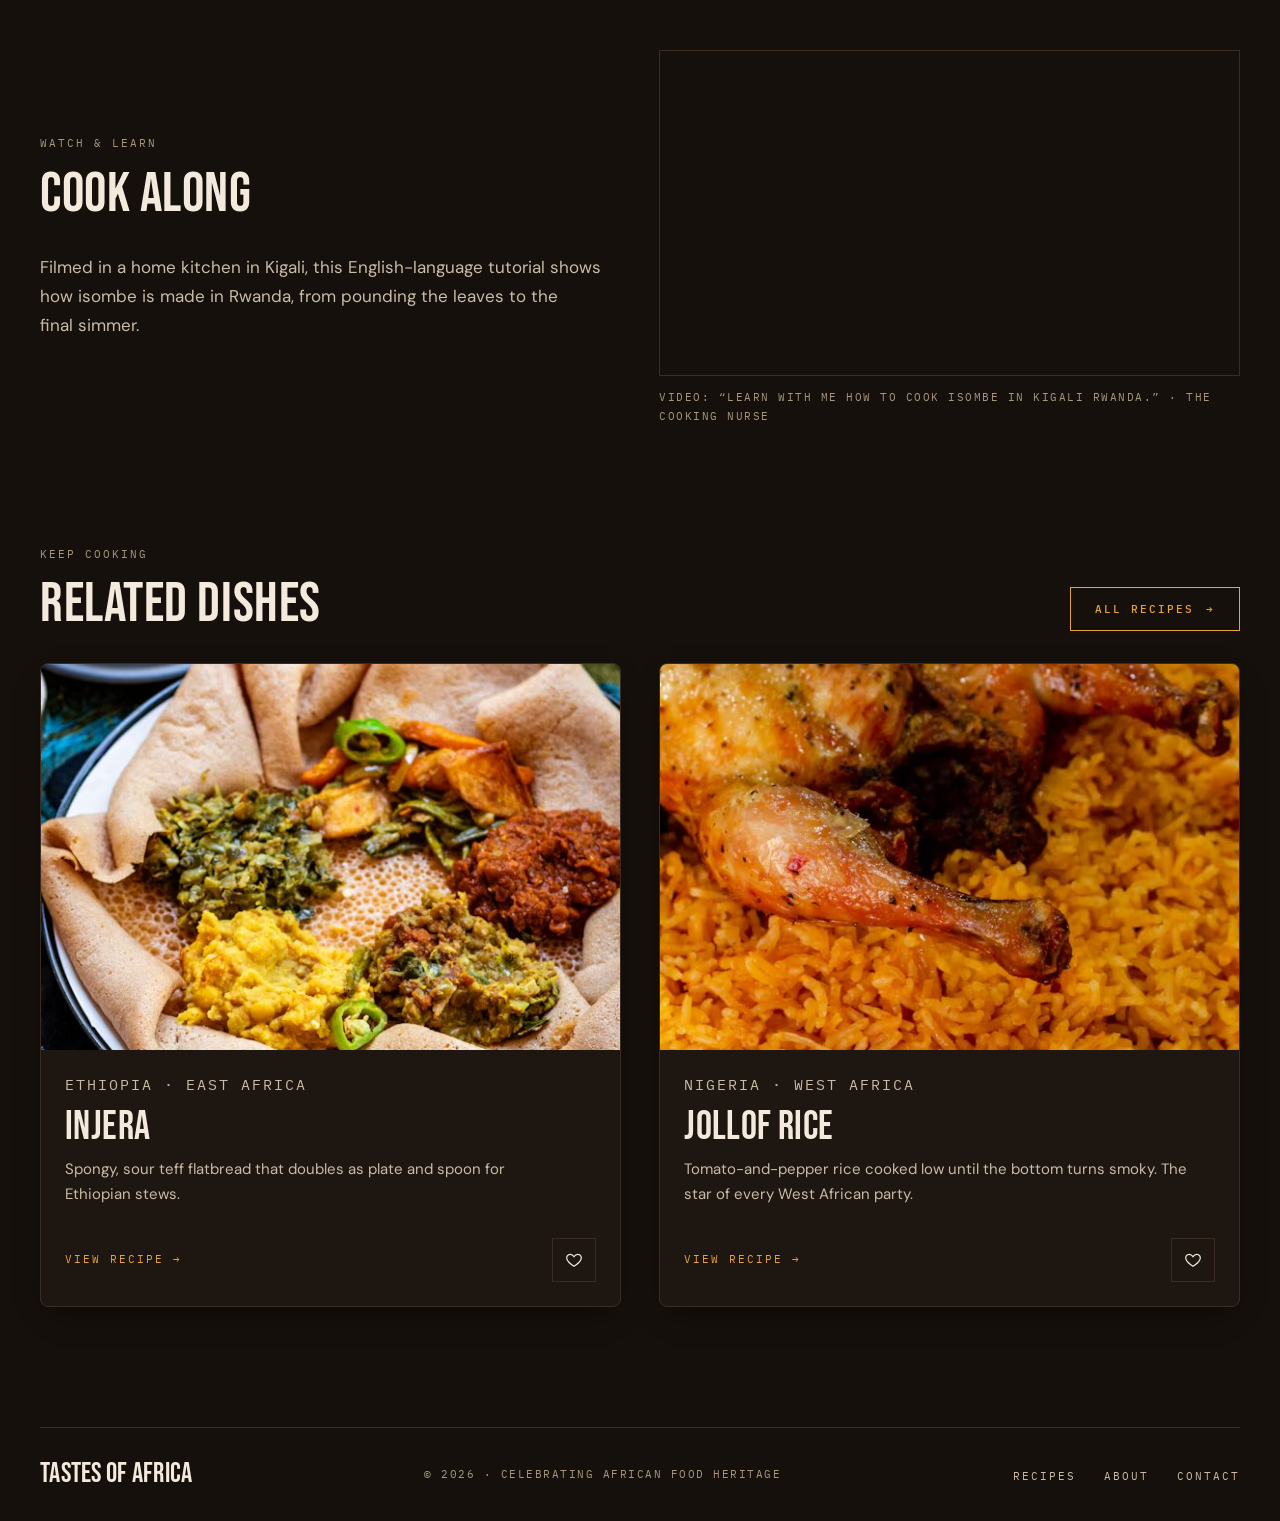
<file: recipes/isombe.html>
<!DOCTYPE html>
<html lang="en">
<head>
  <meta charset="UTF-8">
  <meta name="viewport" content="width=device-width, initial-scale=1">
  <meta name="description" content="How to make Isombe (Rwanda): ingredients, step-by-step method, video tutorial and the story behind the dish.">
  <title>Isombe recipe | Tastes of Africa</title>

  <!-- Google Fonts: Bebas Neue (headings), DM Sans (body), IBM Plex Mono (labels) -->
  <link rel="preconnect" href="https://fonts.googleapis.com">
  <link rel="preconnect" href="https://fonts.gstatic.com" crossorigin>
  <link rel="stylesheet" href="https://fonts.googleapis.com/css2?family=Bebas+Neue&family=DM+Sans:wght@400;500;700&family=IBM+Plex+Mono:wght@400;500&display=swap">

  <!-- Site styles and script (shared by every page).
       script.js loads without "defer" so the saved theme is applied
       before the page is drawn (no flash); the rest of the script waits
       for the page to finish loading. -->
  <link rel="stylesheet" href="../css/styles.css">
  <script src="../js/script.js"></script>
</head>
<body>

  <!-- Keyboard users can jump straight to the content -->
  <a class="skip-link" href="#main">Skip to main content</a>

  <!-- ================= SITE HEADER (shared) ================= -->
  <header class="site-header">
    <div class="container">
      <div class="header-inner">

        <!-- Logo -->
        <a class="logo" href="../index.html">
          <span class="logo__name">Tastes of Africa</span>
          <span class="logo__tagline">Food heritage · Recipes · Stories</span>
        </a>

        <!-- Main navigation -->
        <nav class="site-nav" id="site-nav" aria-label="Main">
          <ul class="nav-list">
            <li><a href="../index.html">Home</a></li>
            <li><a href="../recipes.html" aria-current="true">Recipes</a></li>
            <li><a href="../regions/west-africa.html">Regions</a></li>
            <li><a href="../about.html">About</a></li>
            <li><a href="../contact.html">Contact</a></li>
          </ul>
        </nav>

        <!-- Theme toggle + hamburger menu (phones) -->
        <div class="header-actions">
          <button class="icon-btn theme-toggle" type="button" aria-label="Switch between dark and light theme">
            <!-- Sun icon (shown in dark theme) -->
            <svg class="icon-sun" viewBox="0 0 24 24" aria-hidden="true" focusable="false">
              <circle cx="12" cy="12" r="4" fill="none" stroke="currentColor" stroke-width="1.5"/>
              <path d="M12 2.5v2M12 19.5v2M2.5 12h2M19.5 12h2M5.3 5.3l1.4 1.4M17.3 17.3l1.4 1.4M5.3 18.7l1.4-1.4M17.3 6.7l1.4-1.4" fill="none" stroke="currentColor" stroke-width="1.5" stroke-linecap="round"/>
            </svg>
            <!-- Moon icon (shown in light theme) -->
            <svg class="icon-moon" viewBox="0 0 24 24" aria-hidden="true" focusable="false">
              <path d="M20.5 14.2A8.5 8.5 0 1 1 9.8 3.5a6.8 6.8 0 0 0 10.7 10.7z" fill="none" stroke="currentColor" stroke-width="1.5" stroke-linejoin="round"/>
            </svg>
          </button>

          <button class="icon-btn menu-toggle" type="button" aria-controls="site-nav" aria-expanded="false" aria-label="Menu">
            <span class="menu-toggle__bar"></span>
            <span class="menu-toggle__bar"></span>
            <span class="menu-toggle__bar"></span>
          </button>
        </div>

      </div>
    </div>
  </header>

  <main id="main">

    <!-- ================= RECIPE HEADER ================= -->
    <header class="page-header">
      <div class="container">

        <nav class="breadcrumb" aria-label="Breadcrumb">
          <ol>
            <li><a href="../index.html">Home</a></li>
            <li><a href="../recipes.html">Recipes</a></li>
            <li aria-current="page">Isombe</li>
          </ol>
        </nav>

        <div class="grid-2 align-center">
          <div class="stack">
            <p class="tag">Rwanda · East Africa</p>
            <h1>Isombe</h1>
            <p class="lead">Cassava leaves pounded and simmered for hours with peanut paste, eggplant and palm oil into a rich, deep-green stew. A staple of Rwandan home cooking.</p>
            <dl class="recipe-meta">
              <div><dt>Prep</dt><dd>30 min</dd></div>
              <div><dt>Cook</dt><dd>2 hr</dd></div>
              <div><dt>Serves</dt><dd>4</dd></div>
              <div><dt>Level</dt><dd>Easy</dd></div>
            </dl>
            <div class="cluster">
              <button class="btn btn--secondary fav-btn" type="button" data-id="isombe" aria-pressed="false">
                <svg viewBox="0 0 24 24" aria-hidden="true" focusable="false"><path d="M12 20.3s-7.6-4.6-9.4-9.3C1.4 7.8 3.5 4.5 7 4.5c2.1 0 3.7 1.1 5 3 1.3-1.9 2.9-3 5-3 3.5 0 5.6 3.3 4.4 6.5-1.8 4.7-9.4 9.3-9.4 9.3z"/></svg>
                Favorite
              </button>
              <a class="btn btn--primary" href="#recipe">Jump to recipe <span class="arrow" aria-hidden="true">↓</span></a>
            </div>
          </div>
          <div class="media">
            <img src="../images/isombe.jpg" alt="Bowl of dark green pounded cassava-leaf stew, with white rice and fried plantain on the side" data-label="Photo: Isombe" width="900" height="600" decoding="async">
          </div>
        </div>

      </div>
    </header>

    <!-- ================= THE STORY + MAP OF ORIGIN ================= -->
    <section class="section" aria-labelledby="story-title">
      <div class="container grid-2">
        <div>
          <div class="section-head">
            <div>
              <p class="label">The story</p>
              <h2 class="h2-sm" id="story-title">Rwanda's everyday green</h2>
            </div>
          </div>
          <div class="prose">
            <p>Cassava came to Africa from South America in the 1500s and spread across the continent. Rwandans eat not only the root but also the <mark>young leaves</mark>, which are <mark>pounded</mark> in a wooden mortar until finely shredded.</p>
            <p>Raw cassava leaves contain natural compounds that must be broken down, which is why isombe is pounded and then <mark>simmered for a long time</mark>. The finished stew is enriched with <mark>peanut paste</mark> and <mark>palm oil</mark>, and often with eggplant, spinach, onion and leeks.</p>
            <p>Isombe is served with rice, ugali, boiled plantain or sweet potatoes, and it appears at family meals and celebrations alike. The same dish is called <i>sombe</i> in Burundi and <i>pondu</i> or <i>saka-saka</i> in the Congo.</p>
          </div>
        </div>

        <!-- Right column: map of origin, then a photo of the plant the dish is made from -->
        <div>
          <figure>
            <div class="embed embed--map">
              <iframe src="https://maps.google.com/maps?q=Rwanda&amp;output=embed" title="Google Map of Rwanda, home of Isombe" loading="lazy" referrerpolicy="no-referrer-when-downgrade"></iframe>
            </div>
            <figcaption class="media-caption">Map: Rwanda, where isombe comes from</figcaption>
          </figure>
          <figure class="figure-after">
            <div class="media">
              <img src="../images/isombe-leaves.jpg" alt="Cassava plant with long, finger-shaped leaves glistening with rain" data-label="Photo: Cassava leaves" width="600" height="400" loading="lazy" decoding="async">
            </div>
            <figcaption class="media-caption">Cassava leaves: the young leaves are pounded to make isombe</figcaption>
          </figure>
        </div>
      </div>
    </section>

    <!-- ================= INGREDIENTS + METHOD ================= -->
    <section class="section" id="recipe" aria-label="Recipe">
      <div class="container recipe-layout">

        <!-- Ingredients: each quantity keeps its base amount and unit in
             data-amount / data-unit so script.js can scale it by servings -->
        <section class="recipe-layout__aside" aria-labelledby="ingredients-title">
          <div class="section-head">
            <div>
              <p class="label">You will need</p>
              <h2 class="h2-sm" id="ingredients-title">Ingredients</h2>
            </div>
          </div>
          <div class="servings">
            <label for="servings">Servings</label>
            <input type="number" id="servings" name="servings" value="4" min="1" max="24" step="1" data-base-servings="4">
          </div>
          <ul class="ingredients" id="ingredients">
            <li><span>Pounded cassava leaves (fresh or frozen)</span> <span class="qty" data-amount="500" data-unit="g">500 g</span></li>
            <li><span>Water</span> <span class="qty" data-amount="1" data-unit="L">1 L</span></li>
            <li><span>Onion, chopped</span> <span class="qty" data-amount="1" data-unit="">1</span></li>
            <li><span>Leek or spring onions, sliced</span> <span class="qty" data-amount="1" data-unit="">1</span></li>
            <li><span>Garlic</span> <span class="qty" data-amount="2" data-unit="cloves">2 cloves</span></li>
            <li><span>Eggplant, diced</span> <span class="qty" data-amount="1" data-unit="">1</span></li>
            <li><span>Spinach</span> <span class="qty" data-amount="100" data-unit="g">100 g</span></li>
            <li><span>Unsweetened peanut paste</span> <span class="qty" data-amount="4" data-unit="tbsp">4 tbsp</span></li>
            <li><span>Red palm oil</span> <span class="qty" data-amount="3" data-unit="tbsp">3 tbsp</span></li>
            <li><span>Stock cube (optional)</span> <span class="qty" data-amount="1" data-unit="">1</span></li>
            <li><span>Salt</span> <span class="qty">To taste</span></li>
          </ul>
        </section>

        <div class="recipe-layout__main">

          <!-- Method: expandable steps -->
          <section aria-labelledby="method-title">
            <div class="section-head">
              <div>
                <p class="label">Step by step</p>
                <h2 class="h2-sm" id="method-title">Method</h2>
              </div>
            </div>

            <details open>
              <summary>01 · Prepare the leaves</summary>
              <ol class="steps">
                <li>If using fresh leaves, remove the stems, wash well and pound in a mortar (or pulse in a food processor) until finely shredded.</li>
                <li>Frozen pounded leaves can go straight into the pot.</li>
              </ol>
            </details>

            <details>
              <summary>02 · Boil</summary>
              <ol class="steps">
                <li>Put the leaves and water in a large pot and bring to the boil.</li>
                <li>Simmer uncovered for 1 hour, stirring now and then and adding water so the leaves stay covered.</li>
              </ol>
            </details>

            <details>
              <summary>03 · Add the vegetables</summary>
              <ol class="steps">
                <li>Add the onion, leek, garlic, eggplant and spinach and simmer for 30 minutes more.</li>
              </ol>
            </details>

            <details>
              <summary>04 · Enrich</summary>
              <ol class="steps">
                <li>Loosen the peanut paste with a ladle of the cooking liquid, then stir it in with the palm oil and stock cube.</li>
                <li>Simmer on low heat for 20–30 minutes, stirring so it does not stick, until thick and glossy. Season with salt.</li>
              </ol>
            </details>

            <details>
              <summary>05 · Serve</summary>
              <ol class="steps">
                <li>Serve hot with rice, ugali, boiled green plantain or sweet potatoes.</li>
              </ol>
            </details>
          </section>

          <!-- Nutrition facts -->
          <section aria-labelledby="nutrition-title">
            <div class="section-head">
              <div>
                <p class="label">Per serving</p>
                <h2 class="h2-sm" id="nutrition-title">Nutrition facts</h2>
              </div>
            </div>
            <div class="table-wrap">
              <table>
                <caption>Isombe: approximate nutrition per serving</caption>
                <thead>
                  <tr><th scope="col">Nutrient</th><th scope="col" class="num">Amount</th></tr>
                </thead>
                <tbody>
                  <tr><th scope="row">Calories</th><td class="num">340 kcal</td></tr>
                  <tr><th scope="row">Carbohydrates</th><td class="num">30 g</td></tr>
                  <tr><th scope="row">Protein</th><td class="num">13 g</td></tr>
                  <tr><th scope="row">Fat</th><td class="num">19 g</td></tr>
                  <tr><th scope="row">Fiber</th><td class="num">8 g</td></tr>
                  <tr><th scope="row">Sodium</th><td class="num">480 mg</td></tr>
                </tbody>
              </table>
            </div>
            <p class="media-caption">Estimates based on the ingredients above; values change with brands and portion size.</p>
          </section>

        </div>
      </div>
    </section>

    <!-- ================= VIDEO ================= -->
    <section class="section" aria-labelledby="video-title">
      <div class="container grid-2 align-center">
        <div>
          <div class="section-head">
            <div>
              <p class="label">Watch &amp; learn</p>
              <h2 class="h2-sm" id="video-title">Cook along</h2>
            </div>
          </div>
          <p class="text-muted">Filmed in a home kitchen in Kigali, this English-language tutorial shows how isombe is made in Rwanda, from pounding the leaves to the final simmer.</p>
        </div>
        <figure>
          <div class="embed">
            <iframe
              src="https://www.youtube-nocookie.com/embed/eFt-j42yaRY"
              title="YouTube video by The Cooking Nurse: Learn with me how to cook ISOMBE in Kigali Rwanda."
              loading="lazy"
              allow="accelerometer; clipboard-write; encrypted-media; gyroscope; picture-in-picture; web-share"
              referrerpolicy="strict-origin-when-cross-origin"
              allowfullscreen></iframe>
          </div>
          <figcaption class="media-caption">Video: “Learn with me how to cook ISOMBE in Kigali Rwanda.” · The Cooking Nurse</figcaption>
        </figure>
      </div>
    </section>

    <!-- ================= RELATED DISHES ================= -->
    <section class="section" aria-labelledby="related-title">
      <div class="container">
        <div class="section-head">
          <div>
            <p class="label">Keep cooking</p>
            <h2 class="h2-sm" id="related-title">Related dishes</h2>
          </div>
          <a class="btn btn--secondary" href="../recipes.html">All recipes <span class="arrow" aria-hidden="true">→</span></a>
        </div>
        <div class="grid-2">
          <!-- Recipe card: Injera -->
          <article class="recipe-card" data-region="east-africa">
            <div class="media">
              <img src="../images/injera.jpg" alt="Spongy injera flatbread topped with lentil, split-pea, greens and vegetable stews, with rolled injera and a cup of tea behind" data-label="Photo: Injera" width="660" height="440" loading="lazy" decoding="async">
            </div>
            <div class="recipe-card__body">
              <p class="tag">Ethiopia · East Africa</p>
              <h3><a class="recipe-card__link" href="../recipes/injera.html">Injera</a></h3>
              <p>Spongy, sour teff flatbread that doubles as plate and spoon for Ethiopian stews.</p>
              <div class="recipe-card__footer">
                <span class="label label--accent mb-0" aria-hidden="true">View recipe <span class="arrow">→</span></span>
                <button class="icon-btn fav-btn" type="button" data-id="injera" aria-pressed="false">
                  <svg viewBox="0 0 24 24" aria-hidden="true" focusable="false"><path d="M12 20.3s-7.6-4.6-9.4-9.3C1.4 7.8 3.5 4.5 7 4.5c2.1 0 3.7 1.1 5 3 1.3-1.9 2.9-3 5-3 3.5 0 5.6 3.3 4.4 6.5-1.8 4.7-9.4 9.3-9.4 9.3z"/></svg>
                  <span class="visually-hidden">Favorite: Injera</span>
                </button>
              </div>
            </div>
          </article>

          <!-- Recipe card: Jollof Rice -->
          <article class="recipe-card" data-region="west-africa">
            <div class="media">
              <img src="../images/jollof-rice.jpg" alt="Roast chicken legs resting on a tray of orange-red jollof rice" data-label="Photo: Jollof rice" width="660" height="440" loading="lazy" decoding="async">
            </div>
            <div class="recipe-card__body">
              <p class="tag">Nigeria · West Africa</p>
              <h3><a class="recipe-card__link" href="../recipes/jollof-rice.html">Jollof Rice</a></h3>
              <p>Tomato-and-pepper rice cooked low until the bottom turns smoky. The star of every West African party.</p>
              <div class="recipe-card__footer">
                <span class="label label--accent mb-0" aria-hidden="true">View recipe <span class="arrow">→</span></span>
                <button class="icon-btn fav-btn" type="button" data-id="jollof-rice" aria-pressed="false">
                  <svg viewBox="0 0 24 24" aria-hidden="true" focusable="false"><path d="M12 20.3s-7.6-4.6-9.4-9.3C1.4 7.8 3.5 4.5 7 4.5c2.1 0 3.7 1.1 5 3 1.3-1.9 2.9-3 5-3 3.5 0 5.6 3.3 4.4 6.5-1.8 4.7-9.4 9.3-9.4 9.3z"/></svg>
                  <span class="visually-hidden">Favorite: Jollof Rice</span>
                </button>
              </div>
            </div>
          </article>
        </div>
      </div>
    </section>

  </main>

  <!-- ================= SITE FOOTER (shared) ================= -->
  <footer class="site-footer">
    <div class="container">
      <div class="footer-inner">
        <a class="logo" href="../index.html">
          <span class="logo__name">Tastes of Africa</span>
        </a>
        <p class="footer__copy">© <time datetime="2026">2026</time> · Celebrating African food heritage</p>
        <nav aria-label="Footer">
          <ul class="footer-links">
            <li><a href="../recipes.html">Recipes</a></li>
            <li><a href="../about.html">About</a></li>
            <li><a href="../contact.html">Contact</a></li>
          </ul>
        </nav>
      </div>
    </div>
  </footer>

</body>
</html>
</file>
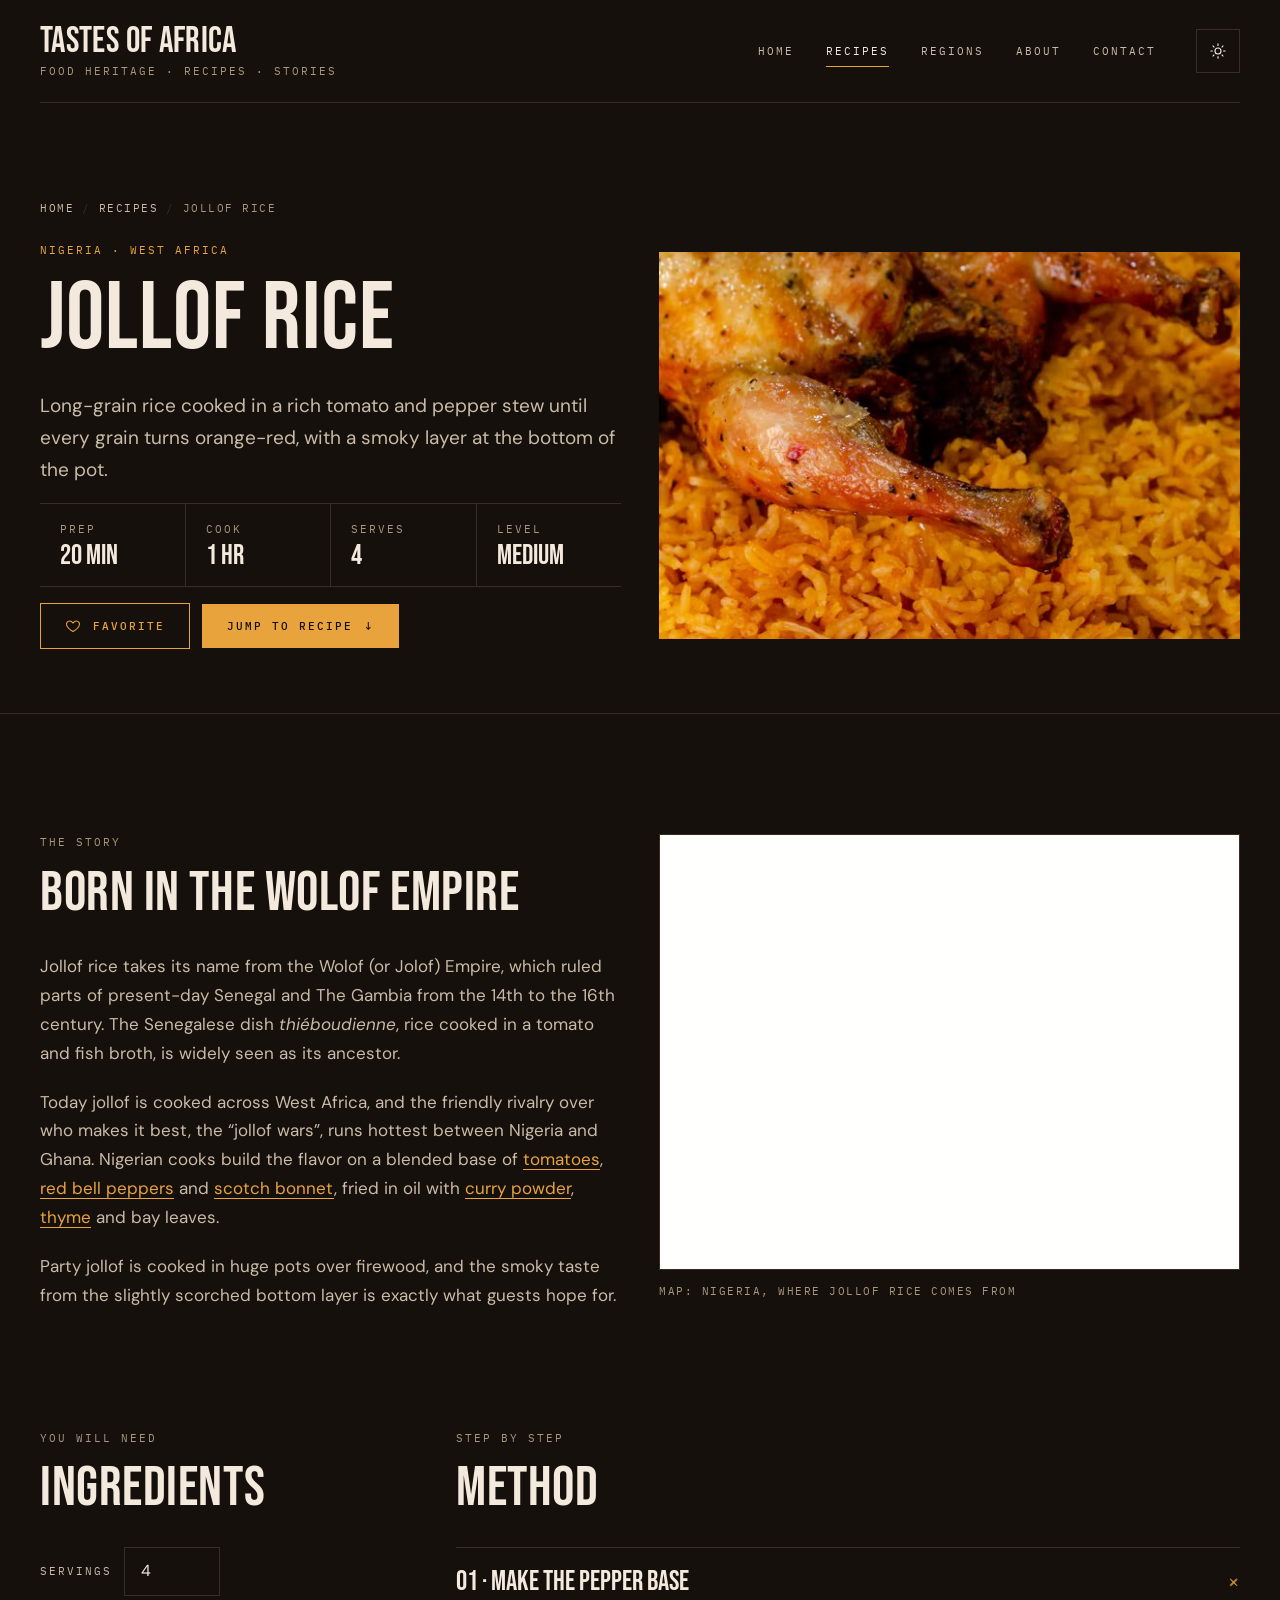
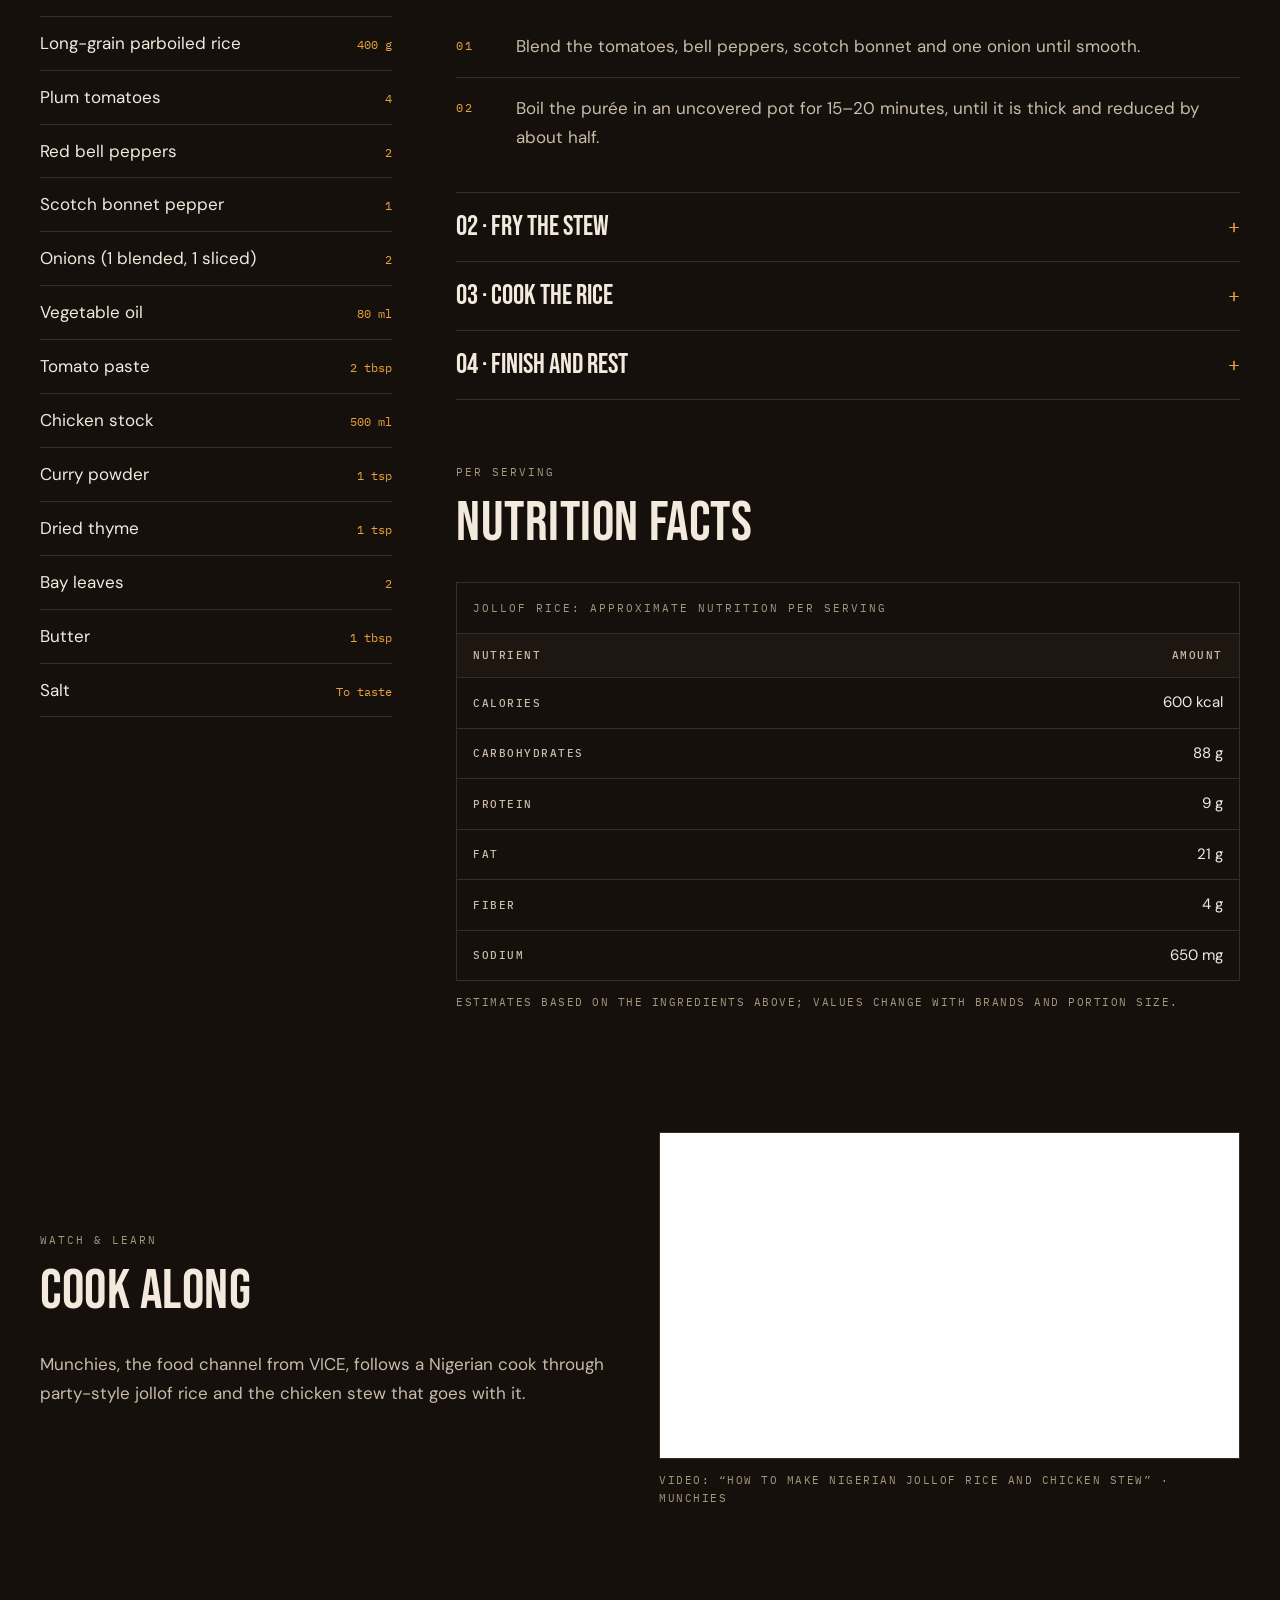
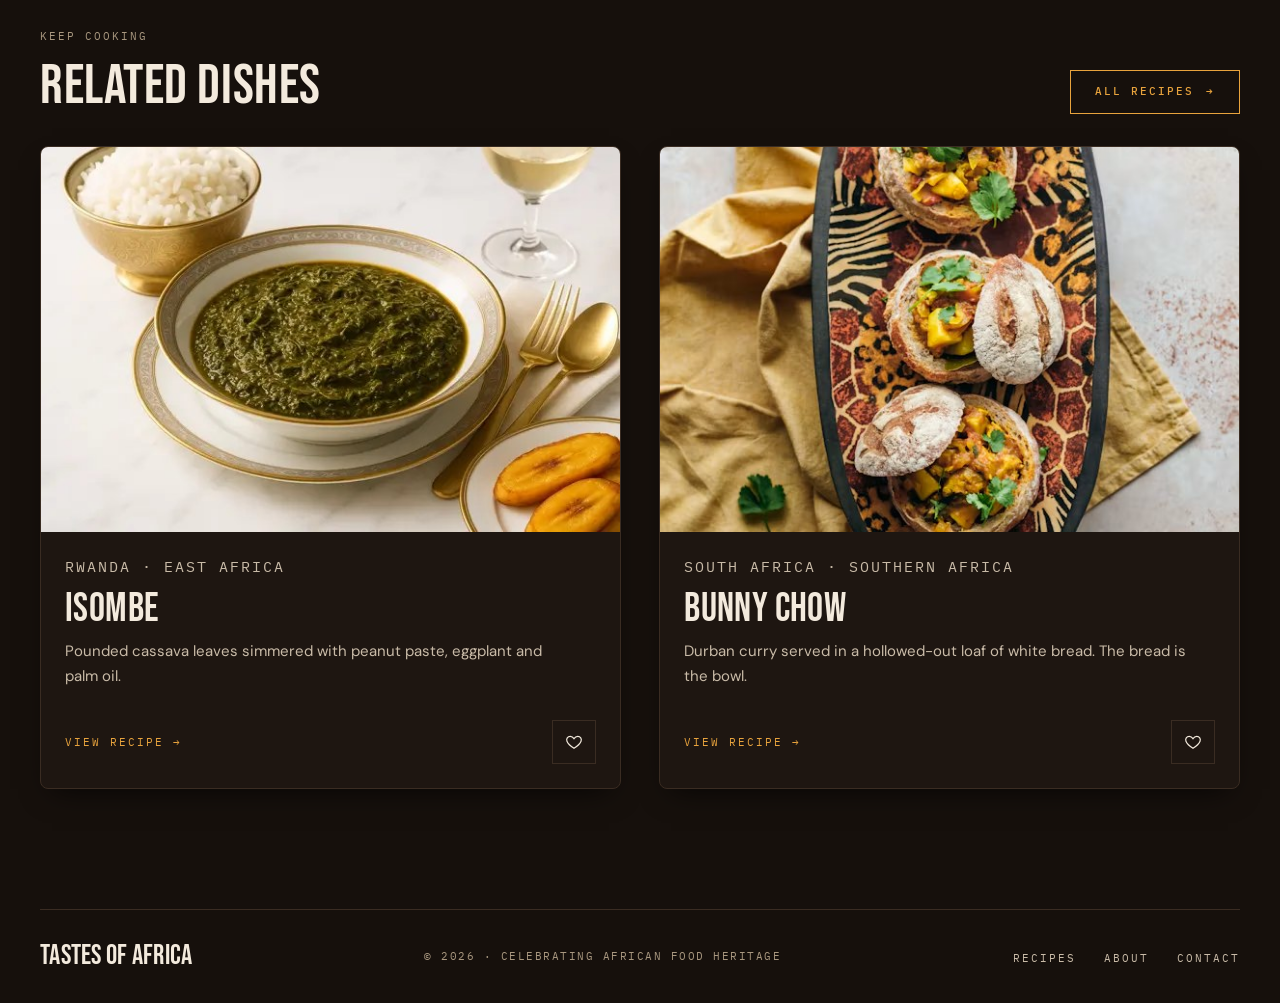
<file: recipes/jollof-rice.html>
<!DOCTYPE html>
<html lang="en">
<head>
  <meta charset="UTF-8">
  <meta name="viewport" content="width=device-width, initial-scale=1">
  <meta name="description" content="How to make Jollof Rice (Nigeria): ingredients, step-by-step method, video tutorial and the story behind the dish.">
  <title>Jollof Rice recipe | Tastes of Africa</title>

  <!-- Google Fonts: Bebas Neue (headings), DM Sans (body), IBM Plex Mono (labels) -->
  <link rel="preconnect" href="https://fonts.googleapis.com">
  <link rel="preconnect" href="https://fonts.gstatic.com" crossorigin>
  <link rel="stylesheet" href="https://fonts.googleapis.com/css2?family=Bebas+Neue&family=DM+Sans:wght@400;500;700&family=IBM+Plex+Mono:wght@400;500&display=swap">

  <!-- Site styles and script (shared by every page).
       script.js loads without "defer" so the saved theme is applied
       before the page is drawn (no flash); the rest of the script waits
       for the page to finish loading. -->
  <link rel="stylesheet" href="../css/styles.css">
  <script src="../js/script.js"></script>
</head>
<body>

  <!-- Keyboard users can jump straight to the content -->
  <a class="skip-link" href="#main">Skip to main content</a>

  <!-- ================= SITE HEADER (shared) ================= -->
  <header class="site-header">
    <div class="container">
      <div class="header-inner">

        <!-- Logo -->
        <a class="logo" href="../index.html">
          <span class="logo__name">Tastes of Africa</span>
          <span class="logo__tagline">Food heritage · Recipes · Stories</span>
        </a>

        <!-- Main navigation -->
        <nav class="site-nav" id="site-nav" aria-label="Main">
          <ul class="nav-list">
            <li><a href="../index.html">Home</a></li>
            <li><a href="../recipes.html" aria-current="true">Recipes</a></li>
            <li><a href="../regions/west-africa.html">Regions</a></li>
            <li><a href="../about.html">About</a></li>
            <li><a href="../contact.html">Contact</a></li>
          </ul>
        </nav>

        <!-- Theme toggle + hamburger menu (phones) -->
        <div class="header-actions">
          <button class="icon-btn theme-toggle" type="button" aria-label="Switch between dark and light theme">
            <!-- Sun icon (shown in dark theme) -->
            <svg class="icon-sun" viewBox="0 0 24 24" aria-hidden="true" focusable="false">
              <circle cx="12" cy="12" r="4" fill="none" stroke="currentColor" stroke-width="1.5"/>
              <path d="M12 2.5v2M12 19.5v2M2.5 12h2M19.5 12h2M5.3 5.3l1.4 1.4M17.3 17.3l1.4 1.4M5.3 18.7l1.4-1.4M17.3 6.7l1.4-1.4" fill="none" stroke="currentColor" stroke-width="1.5" stroke-linecap="round"/>
            </svg>
            <!-- Moon icon (shown in light theme) -->
            <svg class="icon-moon" viewBox="0 0 24 24" aria-hidden="true" focusable="false">
              <path d="M20.5 14.2A8.5 8.5 0 1 1 9.8 3.5a6.8 6.8 0 0 0 10.7 10.7z" fill="none" stroke="currentColor" stroke-width="1.5" stroke-linejoin="round"/>
            </svg>
          </button>

          <button class="icon-btn menu-toggle" type="button" aria-controls="site-nav" aria-expanded="false" aria-label="Menu">
            <span class="menu-toggle__bar"></span>
            <span class="menu-toggle__bar"></span>
            <span class="menu-toggle__bar"></span>
          </button>
        </div>

      </div>
    </div>
  </header>

  <main id="main">

    <!-- ================= RECIPE HEADER ================= -->
    <header class="page-header">
      <div class="container">

        <nav class="breadcrumb" aria-label="Breadcrumb">
          <ol>
            <li><a href="../index.html">Home</a></li>
            <li><a href="../recipes.html">Recipes</a></li>
            <li aria-current="page">Jollof Rice</li>
          </ol>
        </nav>

        <div class="grid-2 align-center">
          <div class="stack">
            <p class="tag">Nigeria · West Africa</p>
            <h1>Jollof Rice</h1>
            <p class="lead">Long-grain rice cooked in a rich tomato and pepper stew until every grain turns orange-red, with a smoky layer at the bottom of the pot.</p>
            <dl class="recipe-meta">
              <div><dt>Prep</dt><dd>20 min</dd></div>
              <div><dt>Cook</dt><dd>1 hr</dd></div>
              <div><dt>Serves</dt><dd>4</dd></div>
              <div><dt>Level</dt><dd>Medium</dd></div>
            </dl>
            <div class="cluster">
              <button class="btn btn--secondary fav-btn" type="button" data-id="jollof-rice" aria-pressed="false">
                <svg viewBox="0 0 24 24" aria-hidden="true" focusable="false"><path d="M12 20.3s-7.6-4.6-9.4-9.3C1.4 7.8 3.5 4.5 7 4.5c2.1 0 3.7 1.1 5 3 1.3-1.9 2.9-3 5-3 3.5 0 5.6 3.3 4.4 6.5-1.8 4.7-9.4 9.3-9.4 9.3z"/></svg>
                Favorite
              </button>
              <a class="btn btn--primary" href="#recipe">Jump to recipe <span class="arrow" aria-hidden="true">↓</span></a>
            </div>
          </div>
          <div class="media">
            <img src="../images/jollof-rice.jpg" alt="Roast chicken legs resting on a tray of orange-red jollof rice" data-label="Photo: Jollof rice" width="900" height="600" decoding="async">
          </div>
        </div>

      </div>
    </header>

    <!-- ================= THE STORY + MAP OF ORIGIN ================= -->
    <section class="section" aria-labelledby="story-title">
      <div class="container grid-2">
        <div>
          <div class="section-head">
            <div>
              <p class="label">The story</p>
              <h2 class="h2-sm" id="story-title">Born in the Wolof Empire</h2>
            </div>
          </div>
          <div class="prose">
            <p>Jollof rice takes its name from the Wolof (or Jolof) Empire, which ruled parts of present-day Senegal and The Gambia from the 14th to the 16th century. The Senegalese dish <i>thiéboudienne</i>, rice cooked in a tomato and fish broth, is widely seen as its ancestor.</p>
            <p>Today jollof is cooked across West Africa, and the friendly rivalry over who makes it best, the “jollof wars”, runs hottest between Nigeria and Ghana. Nigerian cooks build the flavor on a blended base of <mark>tomatoes</mark>, <mark>red bell peppers</mark> and <mark>scotch bonnet</mark>, fried in oil with <mark>curry powder</mark>, <mark>thyme</mark> and bay leaves.</p>
            <p>Party jollof is cooked in huge pots over firewood, and the smoky taste from the slightly scorched bottom layer is exactly what guests hope for.</p>
          </div>
        </div>
        <figure>
          <div class="embed embed--map">
            <iframe src="https://maps.google.com/maps?q=Nigeria&amp;output=embed" title="Google Map of Nigeria, home of Jollof Rice" loading="lazy" referrerpolicy="no-referrer-when-downgrade"></iframe>
          </div>
          <figcaption class="media-caption">Map: Nigeria, where jollof rice comes from</figcaption>
        </figure>
      </div>
    </section>

    <!-- ================= INGREDIENTS + METHOD ================= -->
    <section class="section" id="recipe" aria-label="Recipe">
      <div class="container recipe-layout">

        <!-- Ingredients: each quantity keeps its base amount and unit in
             data-amount / data-unit so script.js can scale it by servings -->
        <section class="recipe-layout__aside" aria-labelledby="ingredients-title">
          <div class="section-head">
            <div>
              <p class="label">You will need</p>
              <h2 class="h2-sm" id="ingredients-title">Ingredients</h2>
            </div>
          </div>
          <div class="servings">
            <label for="servings">Servings</label>
            <input type="number" id="servings" name="servings" value="4" min="1" max="24" step="1" data-base-servings="4">
          </div>
          <ul class="ingredients" id="ingredients">
            <li><span>Long-grain parboiled rice</span> <span class="qty" data-amount="400" data-unit="g">400 g</span></li>
            <li><span>Plum tomatoes</span> <span class="qty" data-amount="4" data-unit="">4</span></li>
            <li><span>Red bell peppers</span> <span class="qty" data-amount="2" data-unit="">2</span></li>
            <li><span>Scotch bonnet pepper</span> <span class="qty" data-amount="1" data-unit="">1</span></li>
            <li><span>Onions (1 blended, 1 sliced)</span> <span class="qty" data-amount="2" data-unit="">2</span></li>
            <li><span>Vegetable oil</span> <span class="qty" data-amount="80" data-unit="ml">80 ml</span></li>
            <li><span>Tomato paste</span> <span class="qty" data-amount="2" data-unit="tbsp">2 tbsp</span></li>
            <li><span>Chicken stock</span> <span class="qty" data-amount="500" data-unit="ml">500 ml</span></li>
            <li><span>Curry powder</span> <span class="qty" data-amount="1" data-unit="tsp">1 tsp</span></li>
            <li><span>Dried thyme</span> <span class="qty" data-amount="1" data-unit="tsp">1 tsp</span></li>
            <li><span>Bay leaves</span> <span class="qty" data-amount="2" data-unit="">2</span></li>
            <li><span>Butter</span> <span class="qty" data-amount="1" data-unit="tbsp">1 tbsp</span></li>
            <li><span>Salt</span> <span class="qty">To taste</span></li>
          </ul>
        </section>

        <div class="recipe-layout__main">

          <!-- Method: expandable steps -->
          <section aria-labelledby="method-title">
            <div class="section-head">
              <div>
                <p class="label">Step by step</p>
                <h2 class="h2-sm" id="method-title">Method</h2>
              </div>
            </div>

            <details open>
              <summary>01 · Make the pepper base</summary>
              <ol class="steps">
                <li>Blend the tomatoes, bell peppers, scotch bonnet and one onion until smooth.</li>
                <li>Boil the purée in an uncovered pot for 15–20 minutes, until it is thick and reduced by about half.</li>
              </ol>
            </details>

            <details>
              <summary>02 · Fry the stew</summary>
              <ol class="steps">
                <li>Heat the oil and fry the sliced onion until soft. Add the tomato paste and fry for 3–4 minutes until it darkens.</li>
                <li>Add the reduced pepper purée, curry powder, thyme and bay leaves. Fry for about 10 minutes, stirring, until the oil rises to the top.</li>
              </ol>
            </details>

            <details>
              <summary>03 · Cook the rice</summary>
              <ol class="steps">
                <li>Rinse the rice until the water runs clear, then stir it into the stew with the stock. Season with salt.</li>
                <li>The liquid should just cover the rice. Cover the pot tightly with foil and a lid and cook on low heat for 30 minutes without stirring.</li>
                <li>If the rice is still firm, sprinkle in a little water, cover and cook for 5 minutes more.</li>
              </ol>
            </details>

            <details>
              <summary>04 · Finish and rest</summary>
              <ol class="steps">
                <li>Turn up the heat for the last 2–3 minutes to toast the bottom layer for that smoky party flavor.</li>
                <li>Stir in the butter, rest for 5 minutes, then fluff and serve with fried plantain and chicken.</li>
              </ol>
            </details>
          </section>

          <!-- Nutrition facts -->
          <section aria-labelledby="nutrition-title">
            <div class="section-head">
              <div>
                <p class="label">Per serving</p>
                <h2 class="h2-sm" id="nutrition-title">Nutrition facts</h2>
              </div>
            </div>
            <div class="table-wrap">
              <table>
                <caption>Jollof Rice: approximate nutrition per serving</caption>
                <thead>
                  <tr><th scope="col">Nutrient</th><th scope="col" class="num">Amount</th></tr>
                </thead>
                <tbody>
                  <tr><th scope="row">Calories</th><td class="num">600 kcal</td></tr>
                  <tr><th scope="row">Carbohydrates</th><td class="num">88 g</td></tr>
                  <tr><th scope="row">Protein</th><td class="num">9 g</td></tr>
                  <tr><th scope="row">Fat</th><td class="num">21 g</td></tr>
                  <tr><th scope="row">Fiber</th><td class="num">4 g</td></tr>
                  <tr><th scope="row">Sodium</th><td class="num">650 mg</td></tr>
                </tbody>
              </table>
            </div>
            <p class="media-caption">Estimates based on the ingredients above; values change with brands and portion size.</p>
          </section>

        </div>
      </div>
    </section>

    <!-- ================= VIDEO ================= -->
    <section class="section" aria-labelledby="video-title">
      <div class="container grid-2 align-center">
        <div>
          <div class="section-head">
            <div>
              <p class="label">Watch &amp; learn</p>
              <h2 class="h2-sm" id="video-title">Cook along</h2>
            </div>
          </div>
          <p class="text-muted">Munchies, the food channel from VICE, follows a Nigerian cook through party-style jollof rice and the chicken stew that goes with it.</p>
        </div>
        <figure>
          <div class="embed">
            <iframe
              src="https://www.youtube-nocookie.com/embed/G1XoOd2Qk7w"
              title="YouTube video by Munchies: How To Make Nigerian Jollof Rice and Chicken Stew"
              loading="lazy"
              allow="accelerometer; clipboard-write; encrypted-media; gyroscope; picture-in-picture; web-share"
              referrerpolicy="strict-origin-when-cross-origin"
              allowfullscreen></iframe>
          </div>
          <figcaption class="media-caption">Video: “How To Make Nigerian Jollof Rice and Chicken Stew” · Munchies</figcaption>
        </figure>
      </div>
    </section>

    <!-- ================= RELATED DISHES ================= -->
    <section class="section" aria-labelledby="related-title">
      <div class="container">
        <div class="section-head">
          <div>
            <p class="label">Keep cooking</p>
            <h2 class="h2-sm" id="related-title">Related dishes</h2>
          </div>
          <a class="btn btn--secondary" href="../recipes.html">All recipes <span class="arrow" aria-hidden="true">→</span></a>
        </div>
        <div class="grid-2">
          <!-- Recipe card: Isombe -->
          <article class="recipe-card" data-region="east-africa">
            <div class="media">
              <img src="../images/isombe.jpg" alt="Bowl of dark green pounded cassava-leaf stew, with white rice and fried plantain on the side" data-label="Photo: Isombe" width="660" height="440" loading="lazy" decoding="async">
            </div>
            <div class="recipe-card__body">
              <p class="tag">Rwanda · East Africa</p>
              <h3><a class="recipe-card__link" href="../recipes/isombe.html">Isombe</a></h3>
              <p>Pounded cassava leaves simmered with peanut paste, eggplant and palm oil.</p>
              <div class="recipe-card__footer">
                <span class="label label--accent mb-0" aria-hidden="true">View recipe <span class="arrow">→</span></span>
                <button class="icon-btn fav-btn" type="button" data-id="isombe" aria-pressed="false">
                  <svg viewBox="0 0 24 24" aria-hidden="true" focusable="false"><path d="M12 20.3s-7.6-4.6-9.4-9.3C1.4 7.8 3.5 4.5 7 4.5c2.1 0 3.7 1.1 5 3 1.3-1.9 2.9-3 5-3 3.5 0 5.6 3.3 4.4 6.5-1.8 4.7-9.4 9.3-9.4 9.3z"/></svg>
                  <span class="visually-hidden">Favorite: Isombe</span>
                </button>
              </div>
            </div>
          </article>

          <!-- Recipe card: Bunny Chow -->
          <article class="recipe-card" data-region="southern-africa">
            <div class="media">
              <img src="../images/bunny-chow.jpg" alt="Three small hollowed-out bread loaves filled with golden curry and coriander, on an animal-print platter" data-label="Photo: Bunny chow" width="660" height="440" loading="lazy" decoding="async">
            </div>
            <div class="recipe-card__body">
              <p class="tag">South Africa · Southern Africa</p>
              <h3><a class="recipe-card__link" href="../recipes/bunny-chow.html">Bunny Chow</a></h3>
              <p>Durban curry served in a hollowed-out loaf of white bread. The bread is the bowl.</p>
              <div class="recipe-card__footer">
                <span class="label label--accent mb-0" aria-hidden="true">View recipe <span class="arrow">→</span></span>
                <button class="icon-btn fav-btn" type="button" data-id="bunny-chow" aria-pressed="false">
                  <svg viewBox="0 0 24 24" aria-hidden="true" focusable="false"><path d="M12 20.3s-7.6-4.6-9.4-9.3C1.4 7.8 3.5 4.5 7 4.5c2.1 0 3.7 1.1 5 3 1.3-1.9 2.9-3 5-3 3.5 0 5.6 3.3 4.4 6.5-1.8 4.7-9.4 9.3-9.4 9.3z"/></svg>
                  <span class="visually-hidden">Favorite: Bunny Chow</span>
                </button>
              </div>
            </div>
          </article>
        </div>
      </div>
    </section>

  </main>

  <!-- ================= SITE FOOTER (shared) ================= -->
  <footer class="site-footer">
    <div class="container">
      <div class="footer-inner">
        <a class="logo" href="../index.html">
          <span class="logo__name">Tastes of Africa</span>
        </a>
        <p class="footer__copy">© <time datetime="2026">2026</time> · Celebrating African food heritage</p>
        <nav aria-label="Footer">
          <ul class="footer-links">
            <li><a href="../recipes.html">Recipes</a></li>
            <li><a href="../about.html">About</a></li>
            <li><a href="../contact.html">Contact</a></li>
          </ul>
        </nav>
      </div>
    </div>
  </footer>

</body>
</html>
</file>
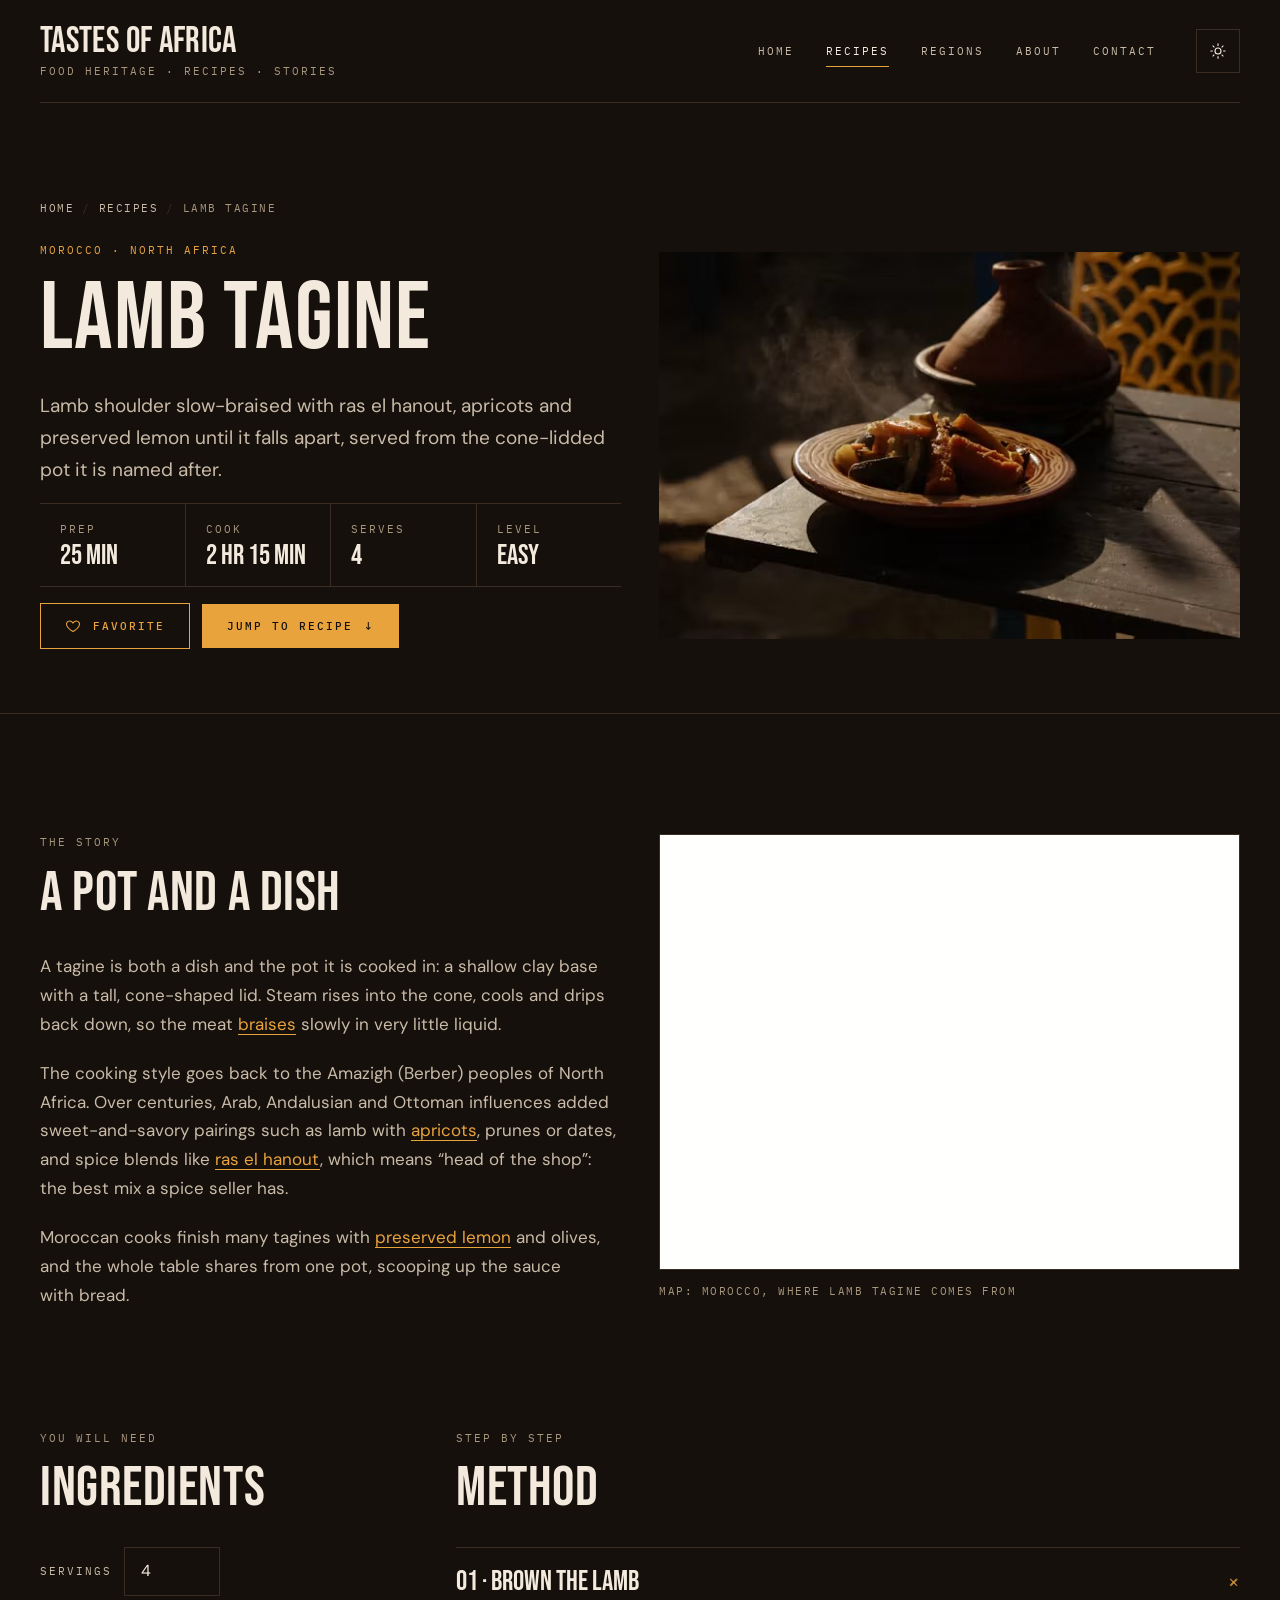
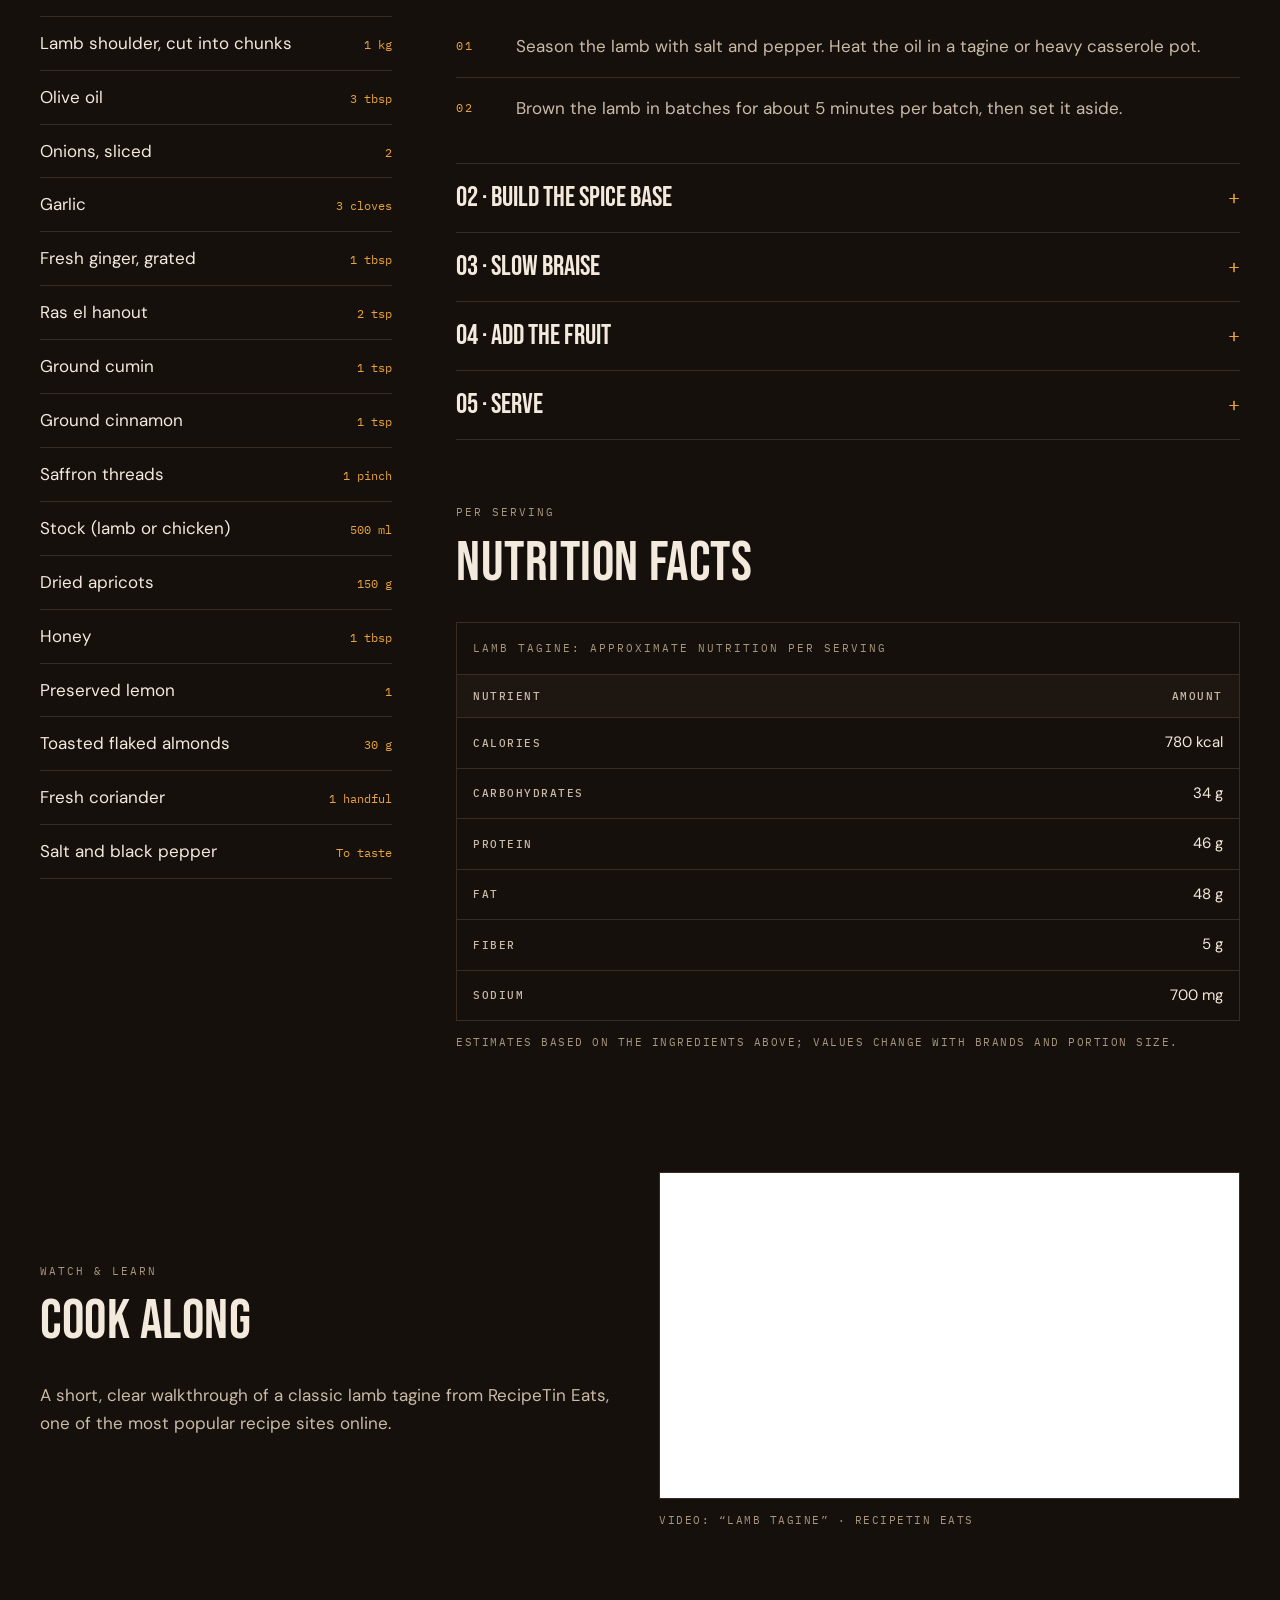
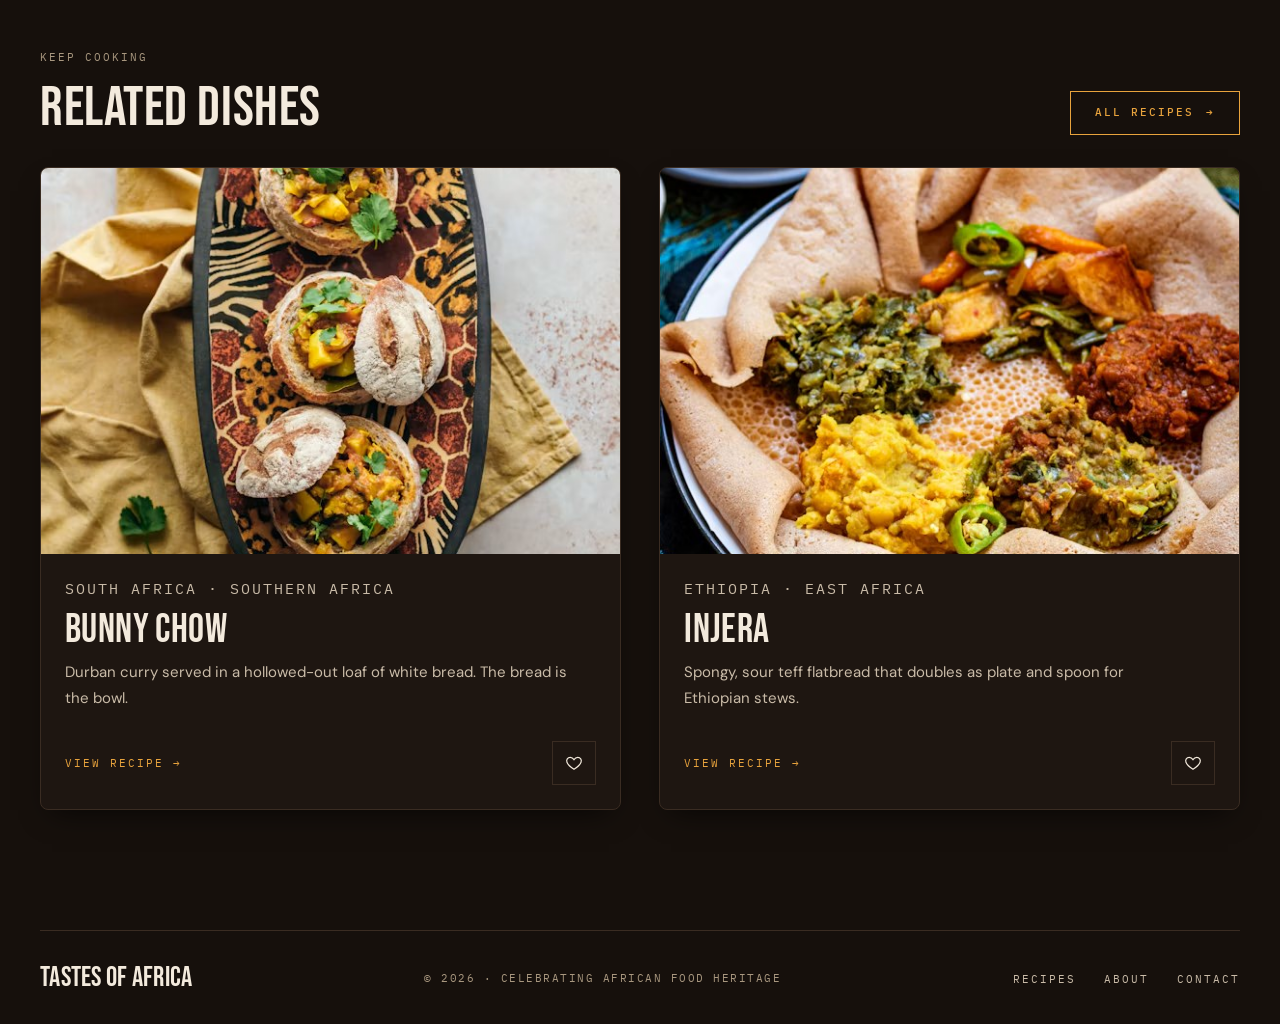
<file: recipes/tagine.html>
<!DOCTYPE html>
<html lang="en">
<head>
  <meta charset="UTF-8">
  <meta name="viewport" content="width=device-width, initial-scale=1">
  <meta name="description" content="How to make Lamb Tagine (Morocco): ingredients, step-by-step method, video tutorial and the story behind the dish.">
  <title>Lamb Tagine recipe | Tastes of Africa</title>

  <!-- Google Fonts: Bebas Neue (headings), DM Sans (body), IBM Plex Mono (labels) -->
  <link rel="preconnect" href="https://fonts.googleapis.com">
  <link rel="preconnect" href="https://fonts.gstatic.com" crossorigin>
  <link rel="stylesheet" href="https://fonts.googleapis.com/css2?family=Bebas+Neue&family=DM+Sans:wght@400;500;700&family=IBM+Plex+Mono:wght@400;500&display=swap">

  <!-- Site styles and script (shared by every page).
       script.js loads without "defer" so the saved theme is applied
       before the page is drawn (no flash); the rest of the script waits
       for the page to finish loading. -->
  <link rel="stylesheet" href="../css/styles.css">
  <script src="../js/script.js"></script>
</head>
<body>

  <!-- Keyboard users can jump straight to the content -->
  <a class="skip-link" href="#main">Skip to main content</a>

  <!-- ================= SITE HEADER (shared) ================= -->
  <header class="site-header">
    <div class="container">
      <div class="header-inner">

        <!-- Logo -->
        <a class="logo" href="../index.html">
          <span class="logo__name">Tastes of Africa</span>
          <span class="logo__tagline">Food heritage · Recipes · Stories</span>
        </a>

        <!-- Main navigation -->
        <nav class="site-nav" id="site-nav" aria-label="Main">
          <ul class="nav-list">
            <li><a href="../index.html">Home</a></li>
            <li><a href="../recipes.html" aria-current="true">Recipes</a></li>
            <li><a href="../regions/west-africa.html">Regions</a></li>
            <li><a href="../about.html">About</a></li>
            <li><a href="../contact.html">Contact</a></li>
          </ul>
        </nav>

        <!-- Theme toggle + hamburger menu (phones) -->
        <div class="header-actions">
          <button class="icon-btn theme-toggle" type="button" aria-label="Switch between dark and light theme">
            <!-- Sun icon (shown in dark theme) -->
            <svg class="icon-sun" viewBox="0 0 24 24" aria-hidden="true" focusable="false">
              <circle cx="12" cy="12" r="4" fill="none" stroke="currentColor" stroke-width="1.5"/>
              <path d="M12 2.5v2M12 19.5v2M2.5 12h2M19.5 12h2M5.3 5.3l1.4 1.4M17.3 17.3l1.4 1.4M5.3 18.7l1.4-1.4M17.3 6.7l1.4-1.4" fill="none" stroke="currentColor" stroke-width="1.5" stroke-linecap="round"/>
            </svg>
            <!-- Moon icon (shown in light theme) -->
            <svg class="icon-moon" viewBox="0 0 24 24" aria-hidden="true" focusable="false">
              <path d="M20.5 14.2A8.5 8.5 0 1 1 9.8 3.5a6.8 6.8 0 0 0 10.7 10.7z" fill="none" stroke="currentColor" stroke-width="1.5" stroke-linejoin="round"/>
            </svg>
          </button>

          <button class="icon-btn menu-toggle" type="button" aria-controls="site-nav" aria-expanded="false" aria-label="Menu">
            <span class="menu-toggle__bar"></span>
            <span class="menu-toggle__bar"></span>
            <span class="menu-toggle__bar"></span>
          </button>
        </div>

      </div>
    </div>
  </header>

  <main id="main">

    <!-- ================= RECIPE HEADER ================= -->
    <header class="page-header">
      <div class="container">

        <nav class="breadcrumb" aria-label="Breadcrumb">
          <ol>
            <li><a href="../index.html">Home</a></li>
            <li><a href="../recipes.html">Recipes</a></li>
            <li aria-current="page">Lamb Tagine</li>
          </ol>
        </nav>

        <div class="grid-2 align-center">
          <div class="stack">
            <p class="tag">Morocco · North Africa</p>
            <h1>Lamb Tagine</h1>
            <p class="lead">Lamb shoulder slow-braised with ras el hanout, apricots and preserved lemon until it falls apart, served from the cone-lidded pot it is named after.</p>
            <dl class="recipe-meta">
              <div><dt>Prep</dt><dd>25 min</dd></div>
              <div><dt>Cook</dt><dd>2 hr 15 min</dd></div>
              <div><dt>Serves</dt><dd>4</dd></div>
              <div><dt>Level</dt><dd>Easy</dd></div>
            </dl>
            <div class="cluster">
              <button class="btn btn--secondary fav-btn" type="button" data-id="tagine" aria-pressed="false">
                <svg viewBox="0 0 24 24" aria-hidden="true" focusable="false"><path d="M12 20.3s-7.6-4.6-9.4-9.3C1.4 7.8 3.5 4.5 7 4.5c2.1 0 3.7 1.1 5 3 1.3-1.9 2.9-3 5-3 3.5 0 5.6 3.3 4.4 6.5-1.8 4.7-9.4 9.3-9.4 9.3z"/></svg>
                Favorite
              </button>
              <a class="btn btn--primary" href="#recipe">Jump to recipe <span class="arrow" aria-hidden="true">↓</span></a>
            </div>
          </div>
          <div class="media">
            <img src="../images/tagine.jpg" alt="A Moroccan tagine served on a plate beside its cone-lidded clay pot, with steam rising." data-label="Photo: Lamb tagine" width="900" height="600" decoding="async">
          </div>
        </div>

      </div>
    </header>

    <!-- ================= THE STORY + MAP OF ORIGIN ================= -->
    <section class="section" aria-labelledby="story-title">
      <div class="container grid-2">
        <div>
          <div class="section-head">
            <div>
              <p class="label">The story</p>
              <h2 class="h2-sm" id="story-title">A pot and a dish</h2>
            </div>
          </div>
          <div class="prose">
            <p>A tagine is both a dish and the pot it is cooked in: a shallow clay base with a tall, cone-shaped lid. Steam rises into the cone, cools and drips back down, so the meat <mark>braises</mark> slowly in very little liquid.</p>
            <p>The cooking style goes back to the Amazigh (Berber) peoples of North Africa. Over centuries, Arab, Andalusian and Ottoman influences added sweet-and-savory pairings such as lamb with <mark>apricots</mark>, prunes or dates, and spice blends like <mark>ras el hanout</mark>, which means “head of the shop”: the best mix a spice seller has.</p>
            <p>Moroccan cooks finish many tagines with <mark>preserved lemon</mark> and olives, and the whole table shares from one pot, scooping up the sauce with bread.</p>
          </div>
        </div>
        <figure>
          <div class="embed embed--map">
            <iframe src="https://maps.google.com/maps?q=Morocco&amp;output=embed" title="Google Map of Morocco, home of Lamb Tagine" loading="lazy" referrerpolicy="no-referrer-when-downgrade"></iframe>
          </div>
          <figcaption class="media-caption">Map: Morocco, where lamb tagine comes from</figcaption>
        </figure>
      </div>
    </section>

    <!-- ================= INGREDIENTS + METHOD ================= -->
    <section class="section" id="recipe" aria-label="Recipe">
      <div class="container recipe-layout">

        <!-- Ingredients: each quantity keeps its base amount and unit in
             data-amount / data-unit so script.js can scale it by servings -->
        <section class="recipe-layout__aside" aria-labelledby="ingredients-title">
          <div class="section-head">
            <div>
              <p class="label">You will need</p>
              <h2 class="h2-sm" id="ingredients-title">Ingredients</h2>
            </div>
          </div>
          <div class="servings">
            <label for="servings">Servings</label>
            <input type="number" id="servings" name="servings" value="4" min="1" max="24" step="1" data-base-servings="4">
          </div>
          <ul class="ingredients" id="ingredients">
            <li><span>Lamb shoulder, cut into chunks</span> <span class="qty" data-amount="1" data-unit="kg">1 kg</span></li>
            <li><span>Olive oil</span> <span class="qty" data-amount="3" data-unit="tbsp">3 tbsp</span></li>
            <li><span>Onions, sliced</span> <span class="qty" data-amount="2" data-unit="">2</span></li>
            <li><span>Garlic</span> <span class="qty" data-amount="3" data-unit="cloves">3 cloves</span></li>
            <li><span>Fresh ginger, grated</span> <span class="qty" data-amount="1" data-unit="tbsp">1 tbsp</span></li>
            <li><span>Ras el hanout</span> <span class="qty" data-amount="2" data-unit="tsp">2 tsp</span></li>
            <li><span>Ground cumin</span> <span class="qty" data-amount="1" data-unit="tsp">1 tsp</span></li>
            <li><span>Ground cinnamon</span> <span class="qty" data-amount="1" data-unit="tsp">1 tsp</span></li>
            <li><span>Saffron threads</span> <span class="qty" data-amount="1" data-unit="pinch">1 pinch</span></li>
            <li><span>Stock (lamb or chicken)</span> <span class="qty" data-amount="500" data-unit="ml">500 ml</span></li>
            <li><span>Dried apricots</span> <span class="qty" data-amount="150" data-unit="g">150 g</span></li>
            <li><span>Honey</span> <span class="qty" data-amount="1" data-unit="tbsp">1 tbsp</span></li>
            <li><span>Preserved lemon</span> <span class="qty" data-amount="1" data-unit="">1</span></li>
            <li><span>Toasted flaked almonds</span> <span class="qty" data-amount="30" data-unit="g">30 g</span></li>
            <li><span>Fresh coriander</span> <span class="qty" data-amount="1" data-unit="handful">1 handful</span></li>
            <li><span>Salt and black pepper</span> <span class="qty">To taste</span></li>
          </ul>
        </section>

        <div class="recipe-layout__main">

          <!-- Method: expandable steps -->
          <section aria-labelledby="method-title">
            <div class="section-head">
              <div>
                <p class="label">Step by step</p>
                <h2 class="h2-sm" id="method-title">Method</h2>
              </div>
            </div>

            <details open>
              <summary>01 · Brown the lamb</summary>
              <ol class="steps">
                <li>Season the lamb with salt and pepper. Heat the oil in a tagine or heavy casserole pot.</li>
                <li>Brown the lamb in batches for about 5 minutes per batch, then set it aside.</li>
              </ol>
            </details>

            <details>
              <summary>02 · Build the spice base</summary>
              <ol class="steps">
                <li>Lower the heat and cook the onions for 8 minutes until soft and golden.</li>
                <li>Add the garlic, ginger, ras el hanout, cumin and cinnamon and cook for 1 minute until fragrant.</li>
              </ol>
            </details>

            <details>
              <summary>03 · Slow braise</summary>
              <ol class="steps">
                <li>Return the lamb to the pot with the stock and saffron.</li>
                <li>Cover and cook on the lowest heat, or in a 160 °C oven, for 1½ hours. Use a heat diffuser if you cook a clay tagine on the stove.</li>
              </ol>
            </details>

            <details>
              <summary>04 · Add the fruit</summary>
              <ol class="steps">
                <li>Stir in the apricots, honey and the chopped rind of the preserved lemon.</li>
                <li>Cook uncovered for 30–45 minutes, until the lamb is very tender and the sauce is thick and glossy.</li>
              </ol>
            </details>

            <details>
              <summary>05 · Serve</summary>
              <ol class="steps">
                <li>Scatter over the almonds and coriander and serve with couscous or round Moroccan khobz bread.</li>
              </ol>
            </details>
          </section>

          <!-- Nutrition facts -->
          <section aria-labelledby="nutrition-title">
            <div class="section-head">
              <div>
                <p class="label">Per serving</p>
                <h2 class="h2-sm" id="nutrition-title">Nutrition facts</h2>
              </div>
            </div>
            <div class="table-wrap">
              <table>
                <caption>Lamb Tagine: approximate nutrition per serving</caption>
                <thead>
                  <tr><th scope="col">Nutrient</th><th scope="col" class="num">Amount</th></tr>
                </thead>
                <tbody>
                  <tr><th scope="row">Calories</th><td class="num">780 kcal</td></tr>
                  <tr><th scope="row">Carbohydrates</th><td class="num">34 g</td></tr>
                  <tr><th scope="row">Protein</th><td class="num">46 g</td></tr>
                  <tr><th scope="row">Fat</th><td class="num">48 g</td></tr>
                  <tr><th scope="row">Fiber</th><td class="num">5 g</td></tr>
                  <tr><th scope="row">Sodium</th><td class="num">700 mg</td></tr>
                </tbody>
              </table>
            </div>
            <p class="media-caption">Estimates based on the ingredients above; values change with brands and portion size.</p>
          </section>

        </div>
      </div>
    </section>

    <!-- ================= VIDEO ================= -->
    <section class="section" aria-labelledby="video-title">
      <div class="container grid-2 align-center">
        <div>
          <div class="section-head">
            <div>
              <p class="label">Watch &amp; learn</p>
              <h2 class="h2-sm" id="video-title">Cook along</h2>
            </div>
          </div>
          <p class="text-muted">A short, clear walkthrough of a classic lamb tagine from RecipeTin Eats, one of the most popular recipe sites online.</p>
        </div>
        <figure>
          <div class="embed">
            <iframe
              src="https://www.youtube-nocookie.com/embed/UYCECYMp8_4"
              title="YouTube video by RecipeTin Eats: Lamb Tagine"
              loading="lazy"
              allow="accelerometer; clipboard-write; encrypted-media; gyroscope; picture-in-picture; web-share"
              referrerpolicy="strict-origin-when-cross-origin"
              allowfullscreen></iframe>
          </div>
          <figcaption class="media-caption">Video: “Lamb Tagine” · RecipeTin Eats</figcaption>
        </figure>
      </div>
    </section>

    <!-- ================= RELATED DISHES ================= -->
    <section class="section" aria-labelledby="related-title">
      <div class="container">
        <div class="section-head">
          <div>
            <p class="label">Keep cooking</p>
            <h2 class="h2-sm" id="related-title">Related dishes</h2>
          </div>
          <a class="btn btn--secondary" href="../recipes.html">All recipes <span class="arrow" aria-hidden="true">→</span></a>
        </div>
        <div class="grid-2">
          <!-- Recipe card: Bunny Chow -->
          <article class="recipe-card" data-region="southern-africa">
            <div class="media">
              <img src="../images/bunny-chow.jpg" alt="Three small hollowed-out bread loaves filled with golden curry and coriander, on an animal-print platter" data-label="Photo: Bunny chow" width="660" height="440" loading="lazy" decoding="async">
            </div>
            <div class="recipe-card__body">
              <p class="tag">South Africa · Southern Africa</p>
              <h3><a class="recipe-card__link" href="../recipes/bunny-chow.html">Bunny Chow</a></h3>
              <p>Durban curry served in a hollowed-out loaf of white bread. The bread is the bowl.</p>
              <div class="recipe-card__footer">
                <span class="label label--accent mb-0" aria-hidden="true">View recipe <span class="arrow">→</span></span>
                <button class="icon-btn fav-btn" type="button" data-id="bunny-chow" aria-pressed="false">
                  <svg viewBox="0 0 24 24" aria-hidden="true" focusable="false"><path d="M12 20.3s-7.6-4.6-9.4-9.3C1.4 7.8 3.5 4.5 7 4.5c2.1 0 3.7 1.1 5 3 1.3-1.9 2.9-3 5-3 3.5 0 5.6 3.3 4.4 6.5-1.8 4.7-9.4 9.3-9.4 9.3z"/></svg>
                  <span class="visually-hidden">Favorite: Bunny Chow</span>
                </button>
              </div>
            </div>
          </article>

          <!-- Recipe card: Injera -->
          <article class="recipe-card" data-region="east-africa">
            <div class="media">
              <img src="../images/injera.jpg" alt="Spongy injera flatbread topped with lentil, split-pea, greens and vegetable stews, with rolled injera and a cup of tea behind" data-label="Photo: Injera" width="660" height="440" loading="lazy" decoding="async">
            </div>
            <div class="recipe-card__body">
              <p class="tag">Ethiopia · East Africa</p>
              <h3><a class="recipe-card__link" href="../recipes/injera.html">Injera</a></h3>
              <p>Spongy, sour teff flatbread that doubles as plate and spoon for Ethiopian stews.</p>
              <div class="recipe-card__footer">
                <span class="label label--accent mb-0" aria-hidden="true">View recipe <span class="arrow">→</span></span>
                <button class="icon-btn fav-btn" type="button" data-id="injera" aria-pressed="false">
                  <svg viewBox="0 0 24 24" aria-hidden="true" focusable="false"><path d="M12 20.3s-7.6-4.6-9.4-9.3C1.4 7.8 3.5 4.5 7 4.5c2.1 0 3.7 1.1 5 3 1.3-1.9 2.9-3 5-3 3.5 0 5.6 3.3 4.4 6.5-1.8 4.7-9.4 9.3-9.4 9.3z"/></svg>
                  <span class="visually-hidden">Favorite: Injera</span>
                </button>
              </div>
            </div>
          </article>
        </div>
      </div>
    </section>

  </main>

  <!-- ================= SITE FOOTER (shared) ================= -->
  <footer class="site-footer">
    <div class="container">
      <div class="footer-inner">
        <a class="logo" href="../index.html">
          <span class="logo__name">Tastes of Africa</span>
        </a>
        <p class="footer__copy">© <time datetime="2026">2026</time> · Celebrating African food heritage</p>
        <nav aria-label="Footer">
          <ul class="footer-links">
            <li><a href="../recipes.html">Recipes</a></li>
            <li><a href="../about.html">About</a></li>
            <li><a href="../contact.html">Contact</a></li>
          </ul>
        </nav>
      </div>
    </div>
  </footer>

</body>
</html>
</file>
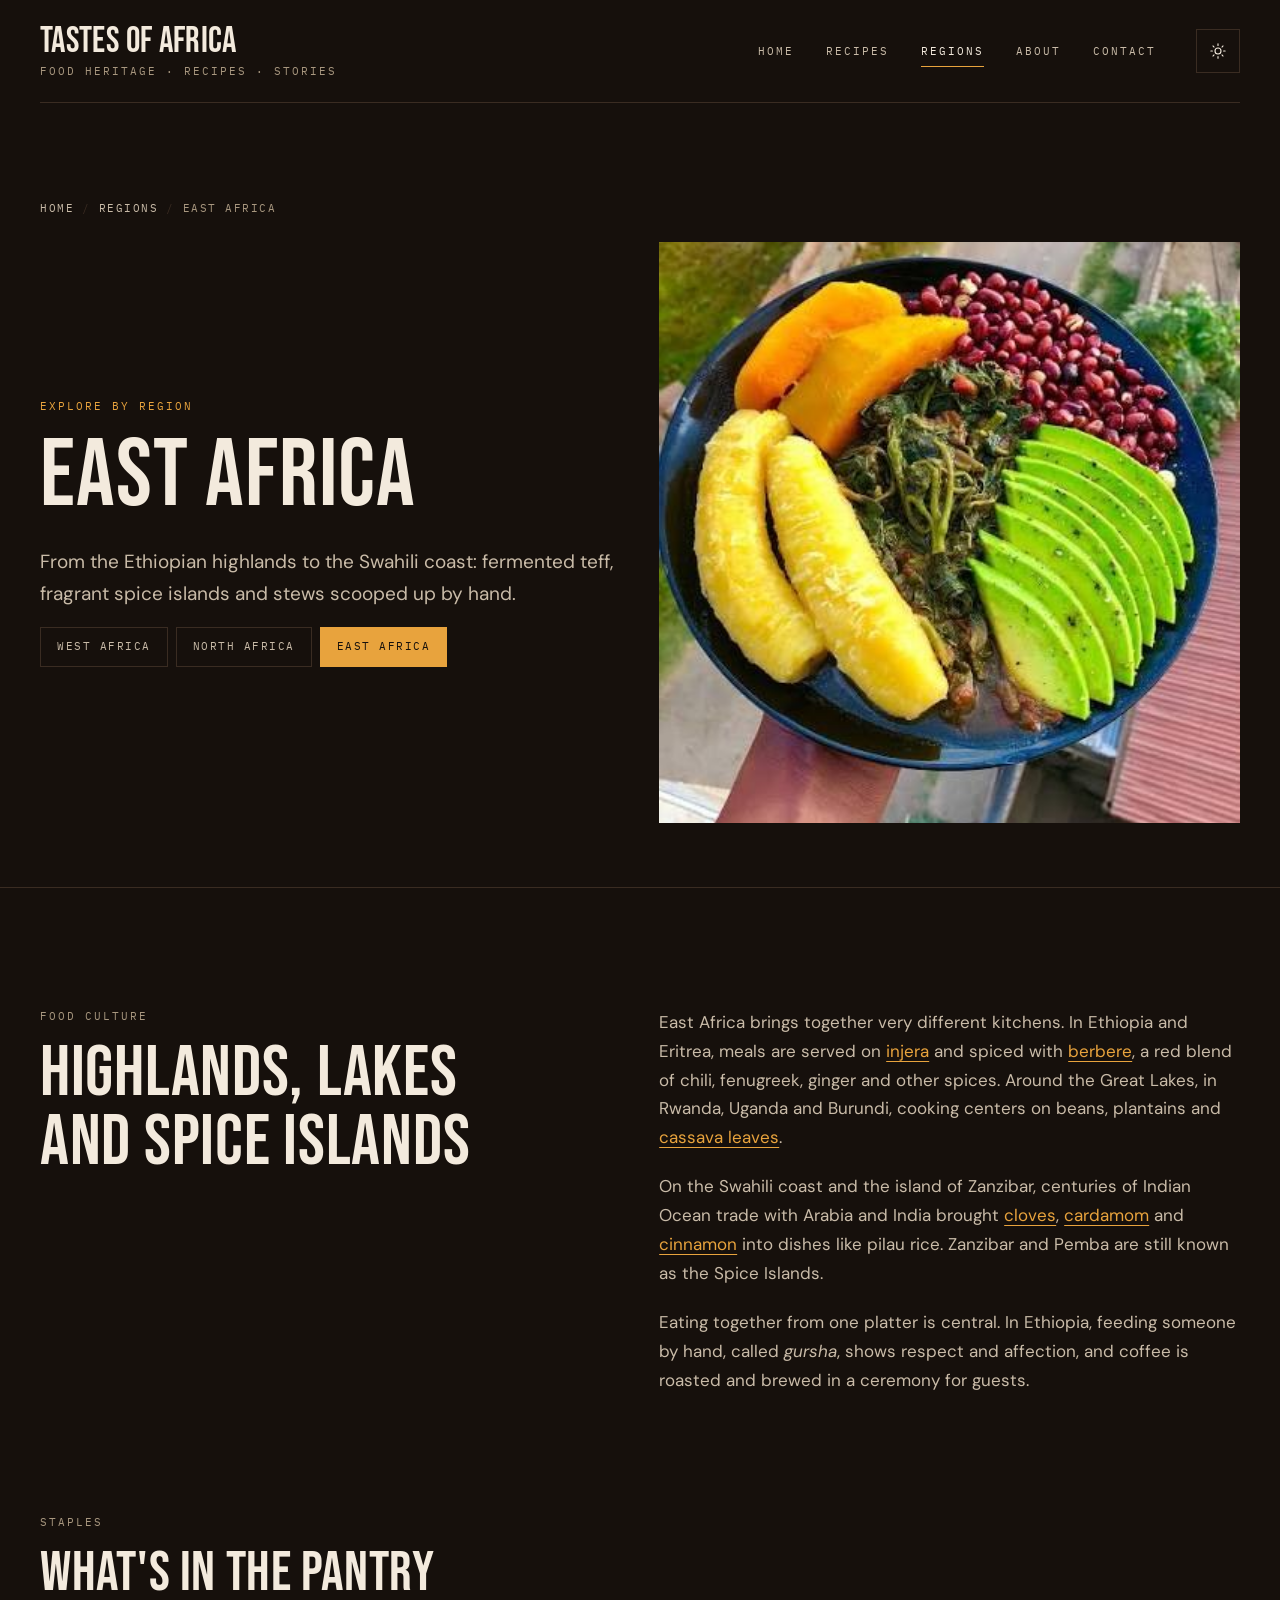
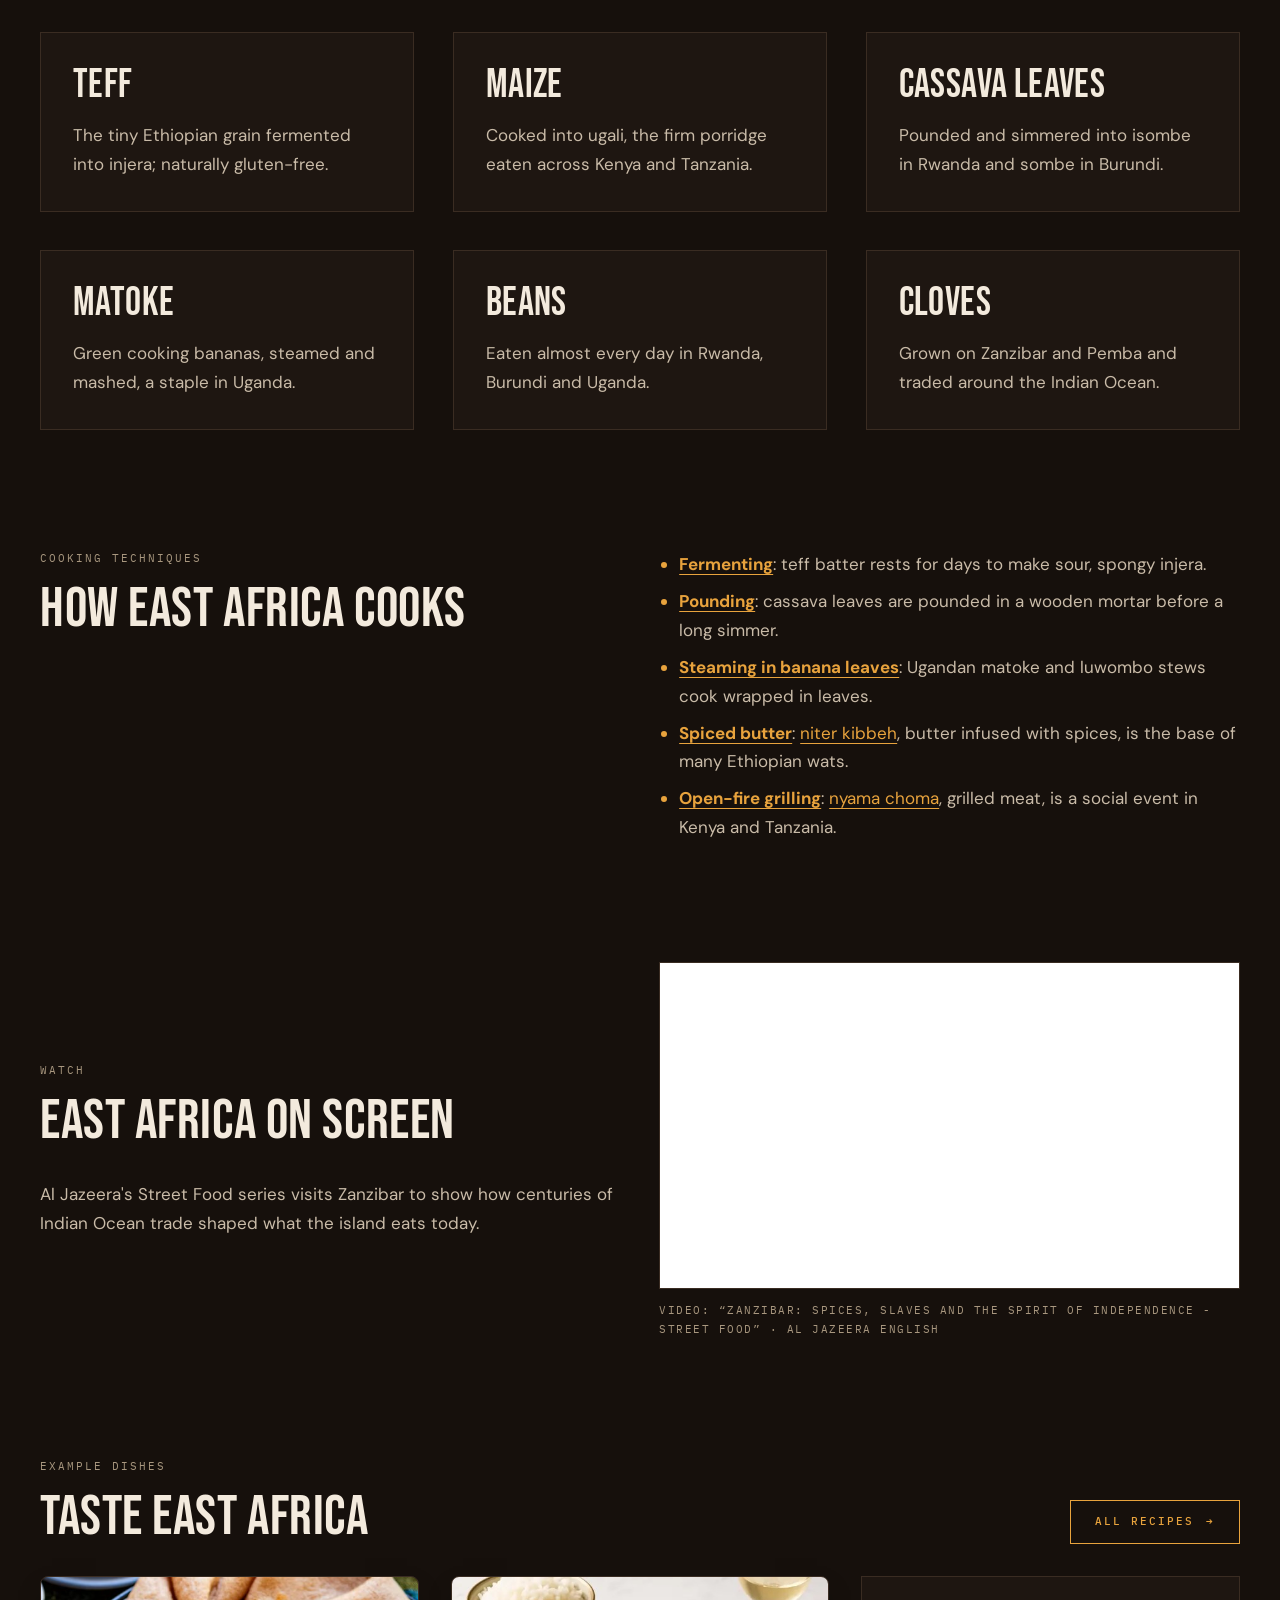
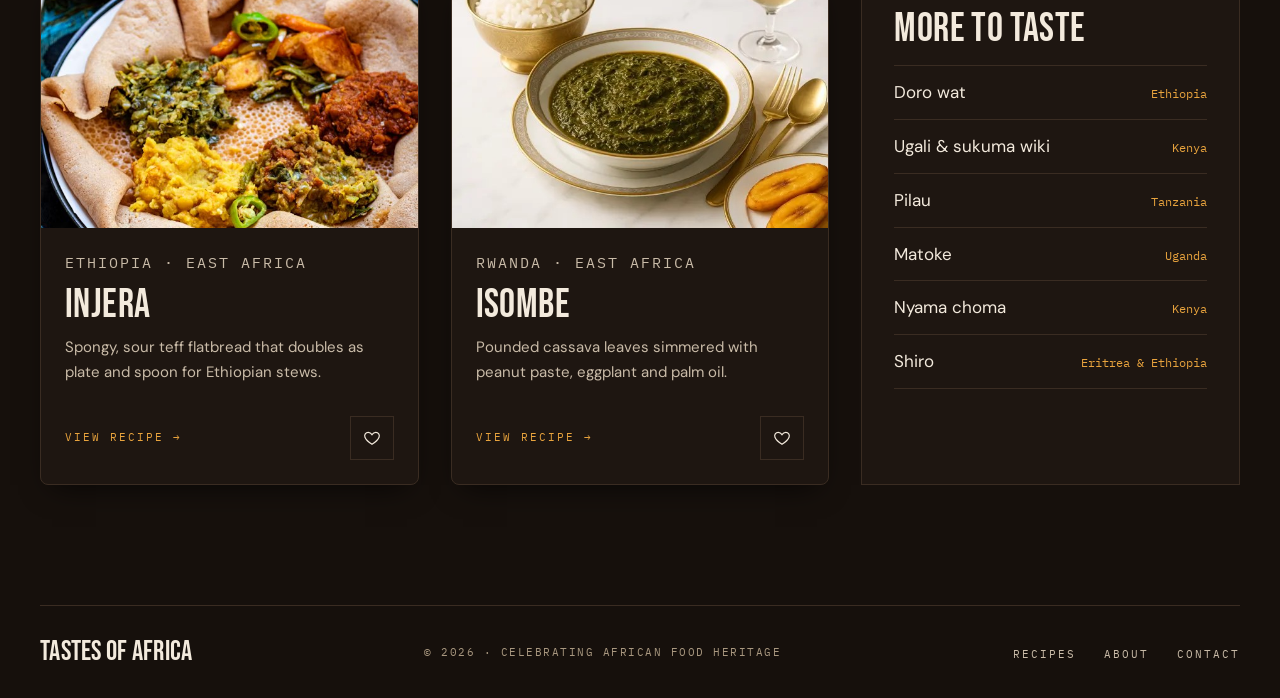
<file: regions/east-africa.html>
<!DOCTYPE html>
<html lang="en">
<head>
  <meta charset="UTF-8">
  <meta name="viewport" content="width=device-width, initial-scale=1">
  <meta name="description" content="The food culture of East Africa: staples, spices, cooking techniques and signature dishes.">
  <title>East Africa | Tastes of Africa</title>

  <!-- Google Fonts: Bebas Neue (headings), DM Sans (body), IBM Plex Mono (labels) -->
  <link rel="preconnect" href="https://fonts.googleapis.com">
  <link rel="preconnect" href="https://fonts.gstatic.com" crossorigin>
  <link rel="stylesheet" href="https://fonts.googleapis.com/css2?family=Bebas+Neue&family=DM+Sans:wght@400;500;700&family=IBM+Plex+Mono:wght@400;500&display=swap">

  <!-- Site styles and script (shared by every page).
       script.js loads without "defer" so the saved theme is applied
       before the page is drawn (no flash); the rest of the script waits
       for the page to finish loading. -->
  <link rel="stylesheet" href="../css/styles.css">
  <script src="../js/script.js"></script>
</head>
<body>

  <!-- Keyboard users can jump straight to the content -->
  <a class="skip-link" href="#main">Skip to main content</a>

  <!-- ================= SITE HEADER (shared) ================= -->
  <header class="site-header">
    <div class="container">
      <div class="header-inner">

        <!-- Logo -->
        <a class="logo" href="../index.html">
          <span class="logo__name">Tastes of Africa</span>
          <span class="logo__tagline">Food heritage · Recipes · Stories</span>
        </a>

        <!-- Main navigation -->
        <nav class="site-nav" id="site-nav" aria-label="Main">
          <ul class="nav-list">
            <li><a href="../index.html">Home</a></li>
            <li><a href="../recipes.html">Recipes</a></li>
            <li><a href="../regions/west-africa.html" aria-current="true">Regions</a></li>
            <li><a href="../about.html">About</a></li>
            <li><a href="../contact.html">Contact</a></li>
          </ul>
        </nav>

        <!-- Theme toggle + hamburger menu (phones) -->
        <div class="header-actions">
          <button class="icon-btn theme-toggle" type="button" aria-label="Switch between dark and light theme">
            <!-- Sun icon (shown in dark theme) -->
            <svg class="icon-sun" viewBox="0 0 24 24" aria-hidden="true" focusable="false">
              <circle cx="12" cy="12" r="4" fill="none" stroke="currentColor" stroke-width="1.5"/>
              <path d="M12 2.5v2M12 19.5v2M2.5 12h2M19.5 12h2M5.3 5.3l1.4 1.4M17.3 17.3l1.4 1.4M5.3 18.7l1.4-1.4M17.3 6.7l1.4-1.4" fill="none" stroke="currentColor" stroke-width="1.5" stroke-linecap="round"/>
            </svg>
            <!-- Moon icon (shown in light theme) -->
            <svg class="icon-moon" viewBox="0 0 24 24" aria-hidden="true" focusable="false">
              <path d="M20.5 14.2A8.5 8.5 0 1 1 9.8 3.5a6.8 6.8 0 0 0 10.7 10.7z" fill="none" stroke="currentColor" stroke-width="1.5" stroke-linejoin="round"/>
            </svg>
          </button>

          <button class="icon-btn menu-toggle" type="button" aria-controls="site-nav" aria-expanded="false" aria-label="Menu">
            <span class="menu-toggle__bar"></span>
            <span class="menu-toggle__bar"></span>
            <span class="menu-toggle__bar"></span>
          </button>
        </div>

      </div>
    </div>
  </header>

  <main id="main">

    <!-- ================= REGION HEADER ================= -->
    <header class="page-header">
      <div class="container">

        <nav class="breadcrumb" aria-label="Breadcrumb">
          <ol>
            <li><a href="../index.html">Home</a></li>
            <li><a href="../index.html#regions">Regions</a></li>
            <li aria-current="page">East Africa</li>
          </ol>
        </nav>

        <div class="grid-2 align-center">
          <div class="stack">
            <p class="label label--accent mb-0">Explore by region</p>
            <h1>East Africa</h1>
            <p class="lead">From the Ethiopian highlands to the Swahili coast: fermented teff, fragrant spice islands and stews scooped up by hand.</p>

            <!-- Region switcher -->
            <nav aria-label="Switch region">
              <ul class="filters list-reset">
                <li><a class="filter-btn" href="west-africa.html">West Africa</a></li>
                <li><a class="filter-btn" href="north-africa.html">North Africa</a></li>
                <li><a class="filter-btn" href="east-africa.html" aria-current="page">East Africa</a></li>
              </ul>
            </nav>
          </div>
          <div class="media media--square">
            <img src="../images/east-africa.jpg" alt="A hand holding up a bowl of cooked greens with boiled plantain, pumpkin, red beans and sliced avocado" data-label="Photo: East Africa" width="800" height="800" decoding="async">
          </div>
        </div>

      </div>
    </header>

    <!-- ================= FOOD CULTURE ================= -->
    <section class="section" aria-labelledby="culture-title">
      <div class="container grid-2">
        <div class="section-head">
          <div>
            <p class="label">Food culture</p>
            <h2 id="culture-title">Highlands, lakes and spice islands</h2>
          </div>
        </div>
        <div class="prose">
          <p>East Africa brings together very different kitchens. In Ethiopia and Eritrea, meals are served on <mark>injera</mark> and spiced with <mark>berbere</mark>, a red blend of chili, fenugreek, ginger and other spices. Around the Great Lakes, in Rwanda, Uganda and Burundi, cooking centers on beans, plantains and <mark>cassava leaves</mark>.</p>
          <p>On the Swahili coast and the island of Zanzibar, centuries of Indian Ocean trade with Arabia and India brought <mark>cloves</mark>, <mark>cardamom</mark> and <mark>cinnamon</mark> into dishes like pilau rice. Zanzibar and Pemba are still known as the Spice Islands.</p>
          <p>Eating together from one platter is central. In Ethiopia, feeding someone by hand, called <i>gursha</i>, shows respect and affection, and coffee is roasted and brewed in a ceremony for guests.</p>
        </div>
      </div>
    </section>

    <!-- ================= STAPLES ================= -->
    <section class="section" aria-labelledby="staples-title">
      <div class="container">
        <div class="section-head">
          <div>
            <p class="label">Staples</p>
            <h2 class="h2-sm" id="staples-title">What's in the pantry</h2>
          </div>
        </div>
        <div class="grid-3">
          <div class="panel stack">
            <h3>Teff</h3>
            <p class="text-muted">The tiny Ethiopian grain fermented into injera; naturally gluten-free.</p>
          </div>

          <div class="panel stack">
            <h3>Maize</h3>
            <p class="text-muted">Cooked into ugali, the firm porridge eaten across Kenya and Tanzania.</p>
          </div>

          <div class="panel stack">
            <h3>Cassava leaves</h3>
            <p class="text-muted">Pounded and simmered into isombe in Rwanda and sombe in Burundi.</p>
          </div>

          <div class="panel stack">
            <h3>Matoke</h3>
            <p class="text-muted">Green cooking bananas, steamed and mashed, a staple in Uganda.</p>
          </div>

          <div class="panel stack">
            <h3>Beans</h3>
            <p class="text-muted">Eaten almost every day in Rwanda, Burundi and Uganda.</p>
          </div>

          <div class="panel stack">
            <h3>Cloves</h3>
            <p class="text-muted">Grown on Zanzibar and Pemba and traded around the Indian Ocean.</p>
          </div>
        </div>
      </div>
    </section>

    <!-- ================= COOKING TECHNIQUES ================= -->
    <section class="section" aria-labelledby="techniques-title">
      <div class="container grid-2">
        <div class="section-head">
          <div>
            <p class="label">Cooking techniques</p>
            <h2 class="h2-sm" id="techniques-title">How East Africa cooks</h2>
          </div>
        </div>
        <div class="prose">
          <ul>
            <li><strong><mark>Fermenting</mark></strong>: teff batter rests for days to make sour, spongy injera.</li>
            <li><strong><mark>Pounding</mark></strong>: cassava leaves are pounded in a wooden mortar before a long simmer.</li>
            <li><strong><mark>Steaming in banana leaves</mark></strong>: Ugandan matoke and luwombo stews cook wrapped in leaves.</li>
            <li><strong><mark>Spiced butter</mark></strong>: <mark>niter kibbeh</mark>, butter infused with spices, is the base of many Ethiopian wats.</li>
            <li><strong><mark>Open-fire grilling</mark></strong>: <mark>nyama choma</mark>, grilled meat, is a social event in Kenya and Tanzania.</li>
          </ul>
        </div>
      </div>
    </section>

    <!-- ================= VIDEO ================= -->
    <section class="section" aria-labelledby="video-title">
      <div class="container grid-2 align-center">
        <div>
          <div class="section-head">
            <div>
              <p class="label">Watch</p>
              <h2 class="h2-sm" id="video-title">East Africa on screen</h2>
            </div>
          </div>
          <p class="text-muted">Al Jazeera's Street Food series visits Zanzibar to show how centuries of Indian Ocean trade shaped what the island eats today.</p>
        </div>
        <figure>
          <div class="embed">
            <iframe
              src="https://www.youtube-nocookie.com/embed/nQobCj1kUuM"
              title="YouTube video by Al Jazeera English: Zanzibar: Spices, slaves and the spirit of independence - Street Food"
              loading="lazy"
              allow="accelerometer; clipboard-write; encrypted-media; gyroscope; picture-in-picture; web-share"
              referrerpolicy="strict-origin-when-cross-origin"
              allowfullscreen></iframe>
          </div>
          <figcaption class="media-caption">Video: “Zanzibar: Spices, slaves and the spirit of independence - Street Food” · Al Jazeera English</figcaption>
        </figure>
      </div>
    </section>

    <!-- ================= EXAMPLE DISHES ================= -->
    <section class="section" aria-labelledby="dishes-title">
      <div class="container">
        <div class="section-head">
          <div>
            <p class="label">Example dishes</p>
            <h2 class="h2-sm" id="dishes-title">Taste East Africa</h2>
          </div>
          <a class="btn btn--secondary" href="../recipes.html">All recipes <span class="arrow" aria-hidden="true">→</span></a>
        </div>
        <div class="card-grid">
          <!-- Recipe card: Injera -->
          <article class="recipe-card" data-region="east-africa">
            <div class="media">
              <img src="../images/injera.jpg" alt="Spongy injera flatbread topped with lentil, split-pea, greens and vegetable stews, with rolled injera and a cup of tea behind" data-label="Photo: Injera" width="660" height="440" loading="lazy" decoding="async">
            </div>
            <div class="recipe-card__body">
              <p class="tag">Ethiopia · East Africa</p>
              <h3><a class="recipe-card__link" href="../recipes/injera.html">Injera</a></h3>
              <p>Spongy, sour teff flatbread that doubles as plate and spoon for Ethiopian stews.</p>
              <div class="recipe-card__footer">
                <span class="label label--accent mb-0" aria-hidden="true">View recipe <span class="arrow">→</span></span>
                <button class="icon-btn fav-btn" type="button" data-id="injera" aria-pressed="false">
                  <svg viewBox="0 0 24 24" aria-hidden="true" focusable="false"><path d="M12 20.3s-7.6-4.6-9.4-9.3C1.4 7.8 3.5 4.5 7 4.5c2.1 0 3.7 1.1 5 3 1.3-1.9 2.9-3 5-3 3.5 0 5.6 3.3 4.4 6.5-1.8 4.7-9.4 9.3-9.4 9.3z"/></svg>
                  <span class="visually-hidden">Favorite: Injera</span>
                </button>
              </div>
            </div>
          </article>

          <!-- Recipe card: Isombe -->
          <article class="recipe-card" data-region="east-africa">
            <div class="media">
              <img src="../images/isombe.jpg" alt="Bowl of dark green pounded cassava-leaf stew, with white rice and fried plantain on the side" data-label="Photo: Isombe" width="660" height="440" loading="lazy" decoding="async">
            </div>
            <div class="recipe-card__body">
              <p class="tag">Rwanda · East Africa</p>
              <h3><a class="recipe-card__link" href="../recipes/isombe.html">Isombe</a></h3>
              <p>Pounded cassava leaves simmered with peanut paste, eggplant and palm oil.</p>
              <div class="recipe-card__footer">
                <span class="label label--accent mb-0" aria-hidden="true">View recipe <span class="arrow">→</span></span>
                <button class="icon-btn fav-btn" type="button" data-id="isombe" aria-pressed="false">
                  <svg viewBox="0 0 24 24" aria-hidden="true" focusable="false"><path d="M12 20.3s-7.6-4.6-9.4-9.3C1.4 7.8 3.5 4.5 7 4.5c2.1 0 3.7 1.1 5 3 1.3-1.9 2.9-3 5-3 3.5 0 5.6 3.3 4.4 6.5-1.8 4.7-9.4 9.3-9.4 9.3z"/></svg>
                  <span class="visually-hidden">Favorite: Isombe</span>
                </button>
              </div>
            </div>
          </article>

          <!-- More signature dishes (no recipe page yet) -->
          <div class="panel stack">
            <h3>More to taste</h3>
            <ul class="line-list">
              <li><span>Doro wat</span> <span class="qty">Ethiopia</span></li>
              <li><span>Ugali &amp; sukuma wiki</span> <span class="qty">Kenya</span></li>
              <li><span>Pilau</span> <span class="qty">Tanzania</span></li>
              <li><span>Matoke</span> <span class="qty">Uganda</span></li>
              <li><span>Nyama choma</span> <span class="qty">Kenya</span></li>
              <li><span>Shiro</span> <span class="qty">Eritrea &amp; Ethiopia</span></li>
            </ul>
          </div>
        </div>
      </div>
    </section>

  </main>

  <!-- ================= SITE FOOTER (shared) ================= -->
  <footer class="site-footer">
    <div class="container">
      <div class="footer-inner">
        <a class="logo" href="../index.html">
          <span class="logo__name">Tastes of Africa</span>
        </a>
        <p class="footer__copy">© <time datetime="2026">2026</time> · Celebrating African food heritage</p>
        <nav aria-label="Footer">
          <ul class="footer-links">
            <li><a href="../recipes.html">Recipes</a></li>
            <li><a href="../about.html">About</a></li>
            <li><a href="../contact.html">Contact</a></li>
          </ul>
        </nav>
      </div>
    </div>
  </footer>

</body>
</html>
</file>
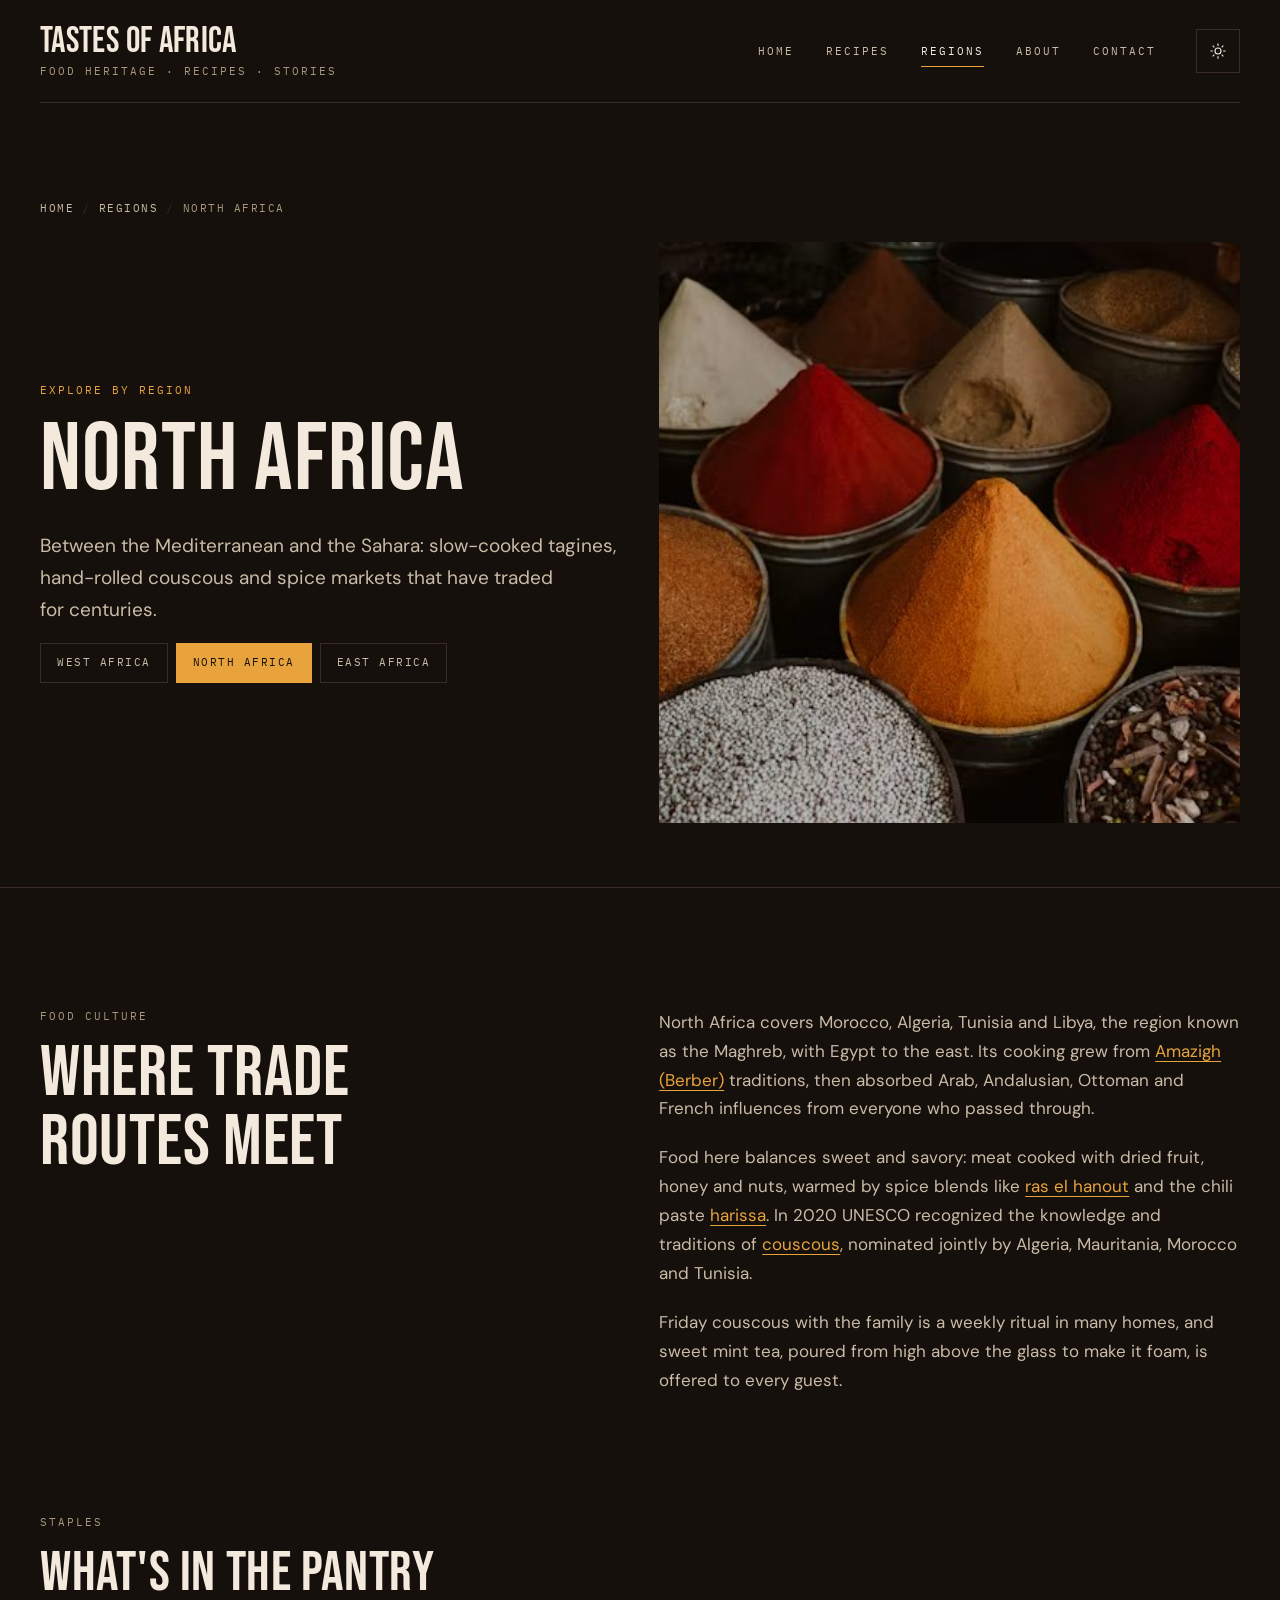
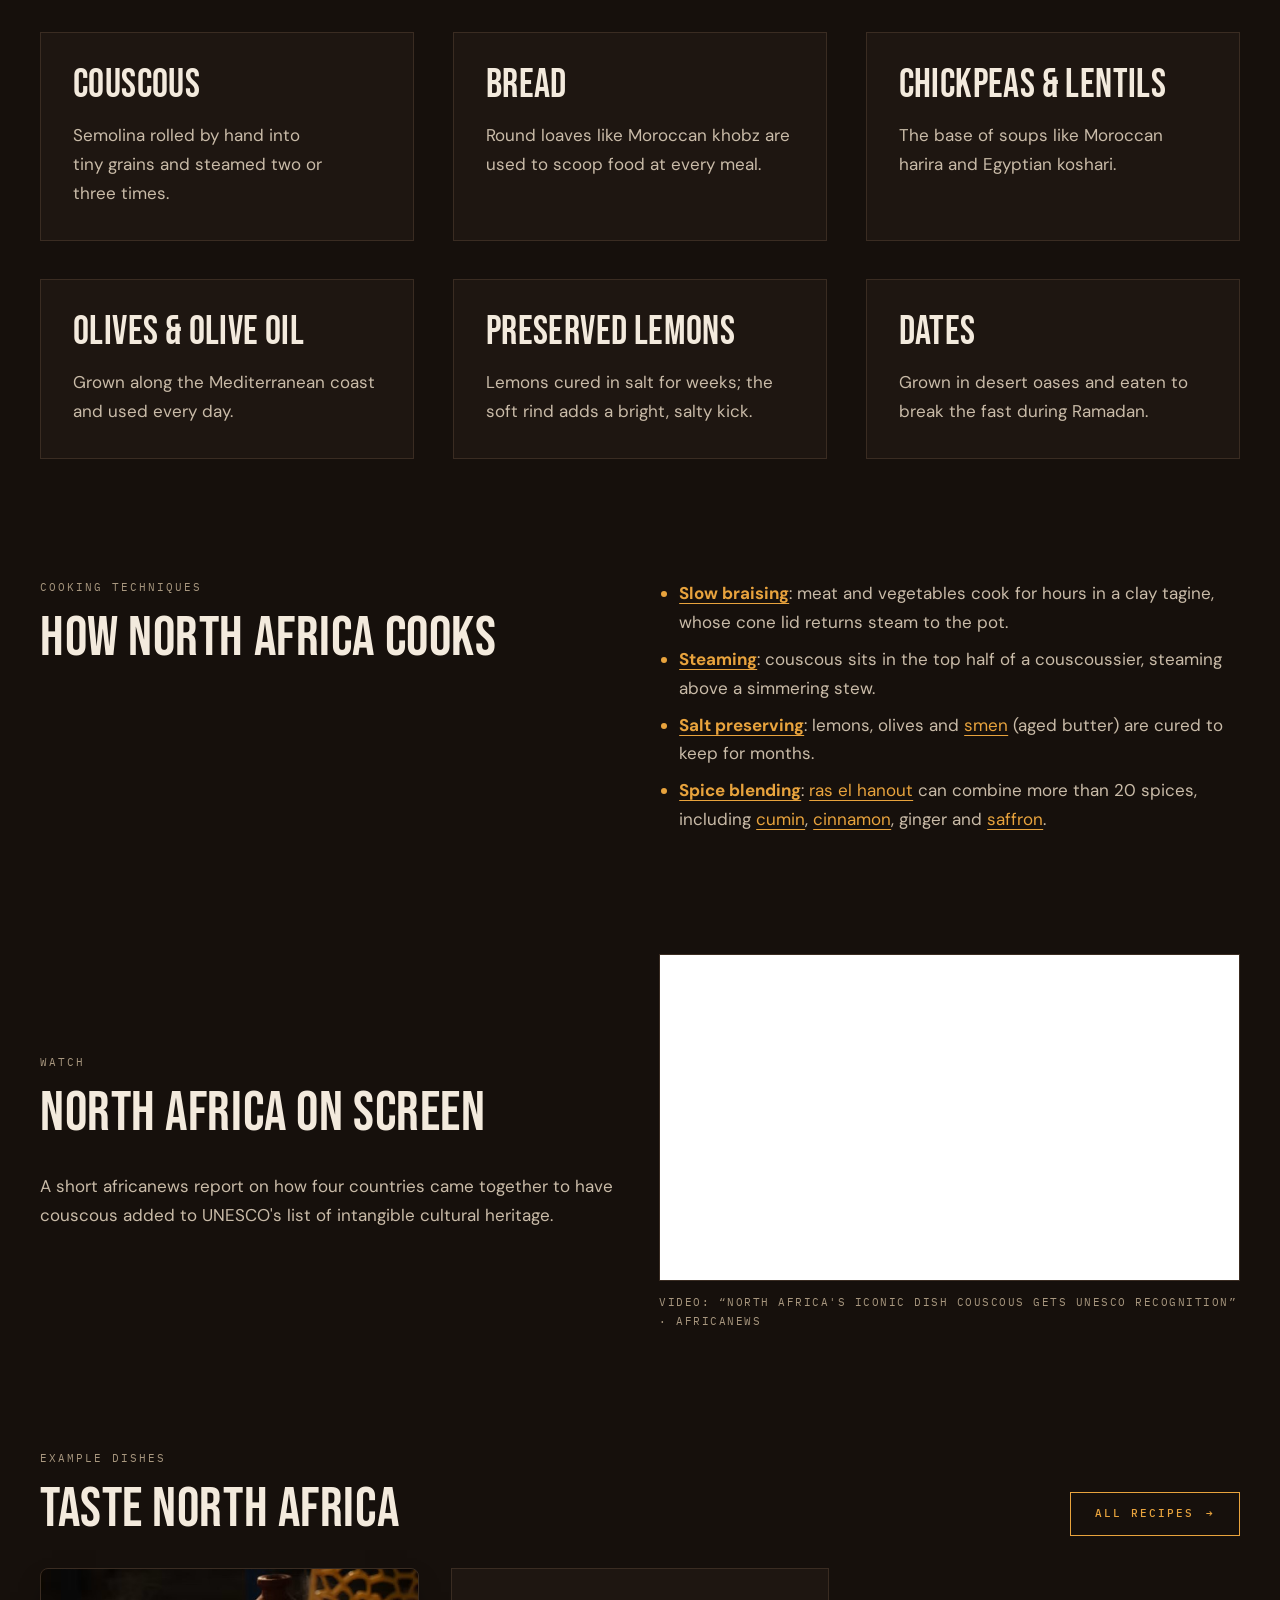
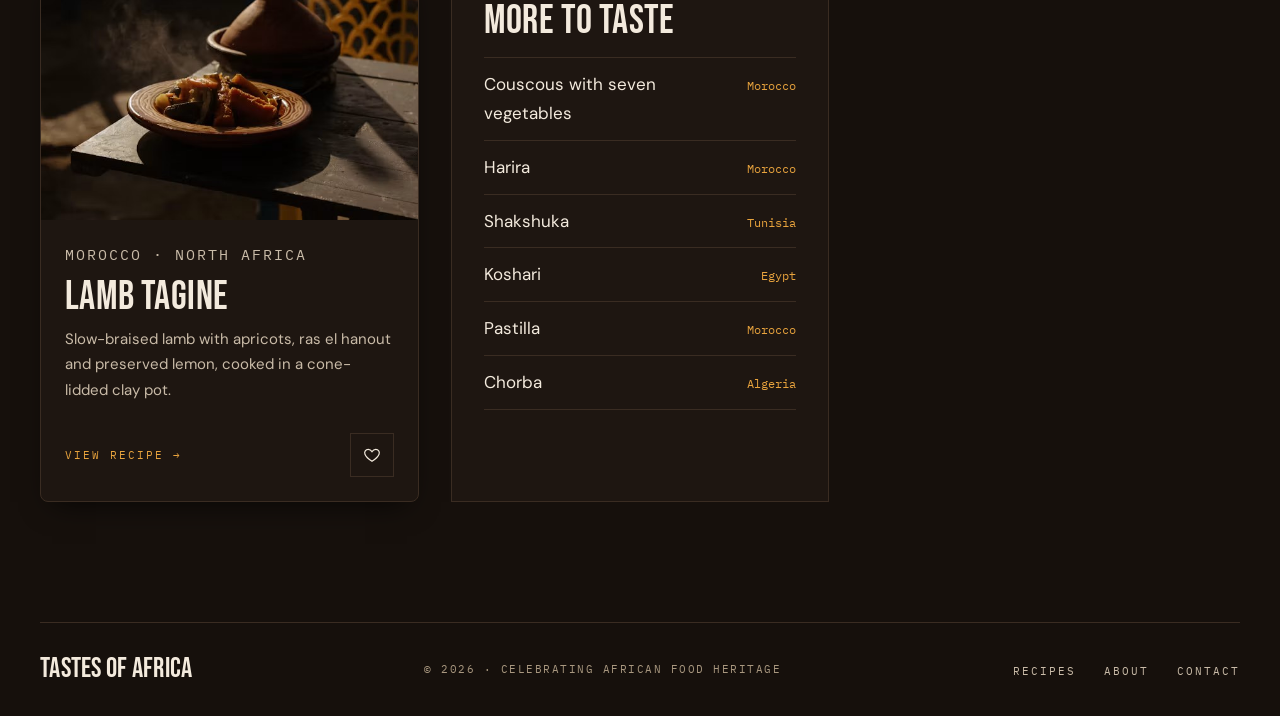
<file: regions/north-africa.html>
<!DOCTYPE html>
<html lang="en">
<head>
  <meta charset="UTF-8">
  <meta name="viewport" content="width=device-width, initial-scale=1">
  <meta name="description" content="The food culture of North Africa: staples, spices, cooking techniques and signature dishes.">
  <title>North Africa | Tastes of Africa</title>

  <!-- Google Fonts: Bebas Neue (headings), DM Sans (body), IBM Plex Mono (labels) -->
  <link rel="preconnect" href="https://fonts.googleapis.com">
  <link rel="preconnect" href="https://fonts.gstatic.com" crossorigin>
  <link rel="stylesheet" href="https://fonts.googleapis.com/css2?family=Bebas+Neue&family=DM+Sans:wght@400;500;700&family=IBM+Plex+Mono:wght@400;500&display=swap">

  <!-- Site styles and script (shared by every page).
       script.js loads without "defer" so the saved theme is applied
       before the page is drawn (no flash); the rest of the script waits
       for the page to finish loading. -->
  <link rel="stylesheet" href="../css/styles.css">
  <script src="../js/script.js"></script>
</head>
<body>

  <!-- Keyboard users can jump straight to the content -->
  <a class="skip-link" href="#main">Skip to main content</a>

  <!-- ================= SITE HEADER (shared) ================= -->
  <header class="site-header">
    <div class="container">
      <div class="header-inner">

        <!-- Logo -->
        <a class="logo" href="../index.html">
          <span class="logo__name">Tastes of Africa</span>
          <span class="logo__tagline">Food heritage · Recipes · Stories</span>
        </a>

        <!-- Main navigation -->
        <nav class="site-nav" id="site-nav" aria-label="Main">
          <ul class="nav-list">
            <li><a href="../index.html">Home</a></li>
            <li><a href="../recipes.html">Recipes</a></li>
            <li><a href="../regions/west-africa.html" aria-current="true">Regions</a></li>
            <li><a href="../about.html">About</a></li>
            <li><a href="../contact.html">Contact</a></li>
          </ul>
        </nav>

        <!-- Theme toggle + hamburger menu (phones) -->
        <div class="header-actions">
          <button class="icon-btn theme-toggle" type="button" aria-label="Switch between dark and light theme">
            <!-- Sun icon (shown in dark theme) -->
            <svg class="icon-sun" viewBox="0 0 24 24" aria-hidden="true" focusable="false">
              <circle cx="12" cy="12" r="4" fill="none" stroke="currentColor" stroke-width="1.5"/>
              <path d="M12 2.5v2M12 19.5v2M2.5 12h2M19.5 12h2M5.3 5.3l1.4 1.4M17.3 17.3l1.4 1.4M5.3 18.7l1.4-1.4M17.3 6.7l1.4-1.4" fill="none" stroke="currentColor" stroke-width="1.5" stroke-linecap="round"/>
            </svg>
            <!-- Moon icon (shown in light theme) -->
            <svg class="icon-moon" viewBox="0 0 24 24" aria-hidden="true" focusable="false">
              <path d="M20.5 14.2A8.5 8.5 0 1 1 9.8 3.5a6.8 6.8 0 0 0 10.7 10.7z" fill="none" stroke="currentColor" stroke-width="1.5" stroke-linejoin="round"/>
            </svg>
          </button>

          <button class="icon-btn menu-toggle" type="button" aria-controls="site-nav" aria-expanded="false" aria-label="Menu">
            <span class="menu-toggle__bar"></span>
            <span class="menu-toggle__bar"></span>
            <span class="menu-toggle__bar"></span>
          </button>
        </div>

      </div>
    </div>
  </header>

  <main id="main">

    <!-- ================= REGION HEADER ================= -->
    <header class="page-header">
      <div class="container">

        <nav class="breadcrumb" aria-label="Breadcrumb">
          <ol>
            <li><a href="../index.html">Home</a></li>
            <li><a href="../index.html#regions">Regions</a></li>
            <li aria-current="page">North Africa</li>
          </ol>
        </nav>

        <div class="grid-2 align-center">
          <div class="stack">
            <p class="label label--accent mb-0">Explore by region</p>
            <h1>North Africa</h1>
            <p class="lead">Between the Mediterranean and the Sahara: slow-cooked tagines, hand-rolled couscous and spice markets that have traded for centuries.</p>

            <!-- Region switcher -->
            <nav aria-label="Switch region">
              <ul class="filters list-reset">
                <li><a class="filter-btn" href="west-africa.html">West Africa</a></li>
                <li><a class="filter-btn" href="north-africa.html" aria-current="page">North Africa</a></li>
                <li><a class="filter-btn" href="east-africa.html">East Africa</a></li>
              </ul>
            </nav>
          </div>
          <div class="media media--square">
            <img src="../images/north-africa.jpg" alt="Tall cones of red, orange, ochre and white ground spices at a market stall" data-label="Photo: North Africa" width="800" height="800" decoding="async">
          </div>
        </div>

      </div>
    </header>

    <!-- ================= FOOD CULTURE ================= -->
    <section class="section" aria-labelledby="culture-title">
      <div class="container grid-2">
        <div class="section-head">
          <div>
            <p class="label">Food culture</p>
            <h2 id="culture-title">Where trade routes meet</h2>
          </div>
        </div>
        <div class="prose">
          <p>North Africa covers Morocco, Algeria, Tunisia and Libya, the region known as the Maghreb, with Egypt to the east. Its cooking grew from <mark>Amazigh (Berber)</mark> traditions, then absorbed Arab, Andalusian, Ottoman and French influences from everyone who passed through.</p>
          <p>Food here balances sweet and savory: meat cooked with dried fruit, honey and nuts, warmed by spice blends like <mark>ras el hanout</mark> and the chili paste <mark>harissa</mark>. In 2020 UNESCO recognized the knowledge and traditions of <mark>couscous</mark>, nominated jointly by Algeria, Mauritania, Morocco and Tunisia.</p>
          <p>Friday couscous with the family is a weekly ritual in many homes, and sweet mint tea, poured from high above the glass to make it foam, is offered to every guest.</p>
        </div>
      </div>
    </section>

    <!-- ================= STAPLES ================= -->
    <section class="section" aria-labelledby="staples-title">
      <div class="container">
        <div class="section-head">
          <div>
            <p class="label">Staples</p>
            <h2 class="h2-sm" id="staples-title">What's in the pantry</h2>
          </div>
        </div>
        <div class="grid-3">
          <div class="panel stack">
            <h3>Couscous</h3>
            <p class="text-muted">Semolina rolled by hand into tiny grains and steamed two or three times.</p>
          </div>

          <div class="panel stack">
            <h3>Bread</h3>
            <p class="text-muted">Round loaves like Moroccan khobz are used to scoop food at every meal.</p>
          </div>

          <div class="panel stack">
            <h3>Chickpeas &amp; lentils</h3>
            <p class="text-muted">The base of soups like Moroccan harira and Egyptian koshari.</p>
          </div>

          <div class="panel stack">
            <h3>Olives &amp; olive oil</h3>
            <p class="text-muted">Grown along the Mediterranean coast and used every day.</p>
          </div>

          <div class="panel stack">
            <h3>Preserved lemons</h3>
            <p class="text-muted">Lemons cured in salt for weeks; the soft rind adds a bright, salty kick.</p>
          </div>

          <div class="panel stack">
            <h3>Dates</h3>
            <p class="text-muted">Grown in desert oases and eaten to break the fast during Ramadan.</p>
          </div>
        </div>
      </div>
    </section>

    <!-- ================= COOKING TECHNIQUES ================= -->
    <section class="section" aria-labelledby="techniques-title">
      <div class="container grid-2">
        <div class="section-head">
          <div>
            <p class="label">Cooking techniques</p>
            <h2 class="h2-sm" id="techniques-title">How North Africa cooks</h2>
          </div>
        </div>
        <div class="prose">
          <ul>
            <li><strong><mark>Slow braising</mark></strong>: meat and vegetables cook for hours in a clay tagine, whose cone lid returns steam to the pot.</li>
            <li><strong><mark>Steaming</mark></strong>: couscous sits in the top half of a couscoussier, steaming above a simmering stew.</li>
            <li><strong><mark>Salt preserving</mark></strong>: lemons, olives and <mark>smen</mark> (aged butter) are cured to keep for months.</li>
            <li><strong><mark>Spice blending</mark></strong>: <mark>ras el hanout</mark> can combine more than 20 spices, including <mark>cumin</mark>, <mark>cinnamon</mark>, ginger and <mark>saffron</mark>.</li>
          </ul>
        </div>
      </div>
    </section>

    <!-- ================= VIDEO ================= -->
    <section class="section" aria-labelledby="video-title">
      <div class="container grid-2 align-center">
        <div>
          <div class="section-head">
            <div>
              <p class="label">Watch</p>
              <h2 class="h2-sm" id="video-title">North Africa on screen</h2>
            </div>
          </div>
          <p class="text-muted">A short africanews report on how four countries came together to have couscous added to UNESCO's list of intangible cultural heritage.</p>
        </div>
        <figure>
          <div class="embed">
            <iframe
              src="https://www.youtube-nocookie.com/embed/l65jt9WbJhc"
              title="YouTube video by africanews: North Africa's iconic dish Couscous gets UNESCO recognition"
              loading="lazy"
              allow="accelerometer; clipboard-write; encrypted-media; gyroscope; picture-in-picture; web-share"
              referrerpolicy="strict-origin-when-cross-origin"
              allowfullscreen></iframe>
          </div>
          <figcaption class="media-caption">Video: “North Africa's iconic dish Couscous gets UNESCO recognition” · africanews</figcaption>
        </figure>
      </div>
    </section>

    <!-- ================= EXAMPLE DISHES ================= -->
    <section class="section" aria-labelledby="dishes-title">
      <div class="container">
        <div class="section-head">
          <div>
            <p class="label">Example dishes</p>
            <h2 class="h2-sm" id="dishes-title">Taste North Africa</h2>
          </div>
          <a class="btn btn--secondary" href="../recipes.html">All recipes <span class="arrow" aria-hidden="true">→</span></a>
        </div>
        <div class="card-grid">
          <!-- Recipe card: Lamb Tagine -->
          <article class="recipe-card" data-region="north-africa">
            <div class="media">
              <img src="../images/tagine.jpg" alt="A Moroccan tagine served on a plate beside its cone-lidded clay pot, with steam rising." data-label="Photo: Lamb tagine" width="660" height="440" loading="lazy" decoding="async">
            </div>
            <div class="recipe-card__body">
              <p class="tag">Morocco · North Africa</p>
              <h3><a class="recipe-card__link" href="../recipes/tagine.html">Lamb Tagine</a></h3>
              <p>Slow-braised lamb with apricots, ras el hanout and preserved lemon, cooked in a cone-lidded clay pot.</p>
              <div class="recipe-card__footer">
                <span class="label label--accent mb-0" aria-hidden="true">View recipe <span class="arrow">→</span></span>
                <button class="icon-btn fav-btn" type="button" data-id="tagine" aria-pressed="false">
                  <svg viewBox="0 0 24 24" aria-hidden="true" focusable="false"><path d="M12 20.3s-7.6-4.6-9.4-9.3C1.4 7.8 3.5 4.5 7 4.5c2.1 0 3.7 1.1 5 3 1.3-1.9 2.9-3 5-3 3.5 0 5.6 3.3 4.4 6.5-1.8 4.7-9.4 9.3-9.4 9.3z"/></svg>
                  <span class="visually-hidden">Favorite: Lamb Tagine</span>
                </button>
              </div>
            </div>
          </article>

          <!-- More signature dishes (no recipe page yet) -->
          <div class="panel stack">
            <h3>More to taste</h3>
            <ul class="line-list">
              <li><span>Couscous with seven vegetables</span> <span class="qty">Morocco</span></li>
              <li><span>Harira</span> <span class="qty">Morocco</span></li>
              <li><span>Shakshuka</span> <span class="qty">Tunisia</span></li>
              <li><span>Koshari</span> <span class="qty">Egypt</span></li>
              <li><span>Pastilla</span> <span class="qty">Morocco</span></li>
              <li><span>Chorba</span> <span class="qty">Algeria</span></li>
            </ul>
          </div>
        </div>
      </div>
    </section>

  </main>

  <!-- ================= SITE FOOTER (shared) ================= -->
  <footer class="site-footer">
    <div class="container">
      <div class="footer-inner">
        <a class="logo" href="../index.html">
          <span class="logo__name">Tastes of Africa</span>
        </a>
        <p class="footer__copy">© <time datetime="2026">2026</time> · Celebrating African food heritage</p>
        <nav aria-label="Footer">
          <ul class="footer-links">
            <li><a href="../recipes.html">Recipes</a></li>
            <li><a href="../about.html">About</a></li>
            <li><a href="../contact.html">Contact</a></li>
          </ul>
        </nav>
      </div>
    </div>
  </footer>

</body>
</html>
</file>
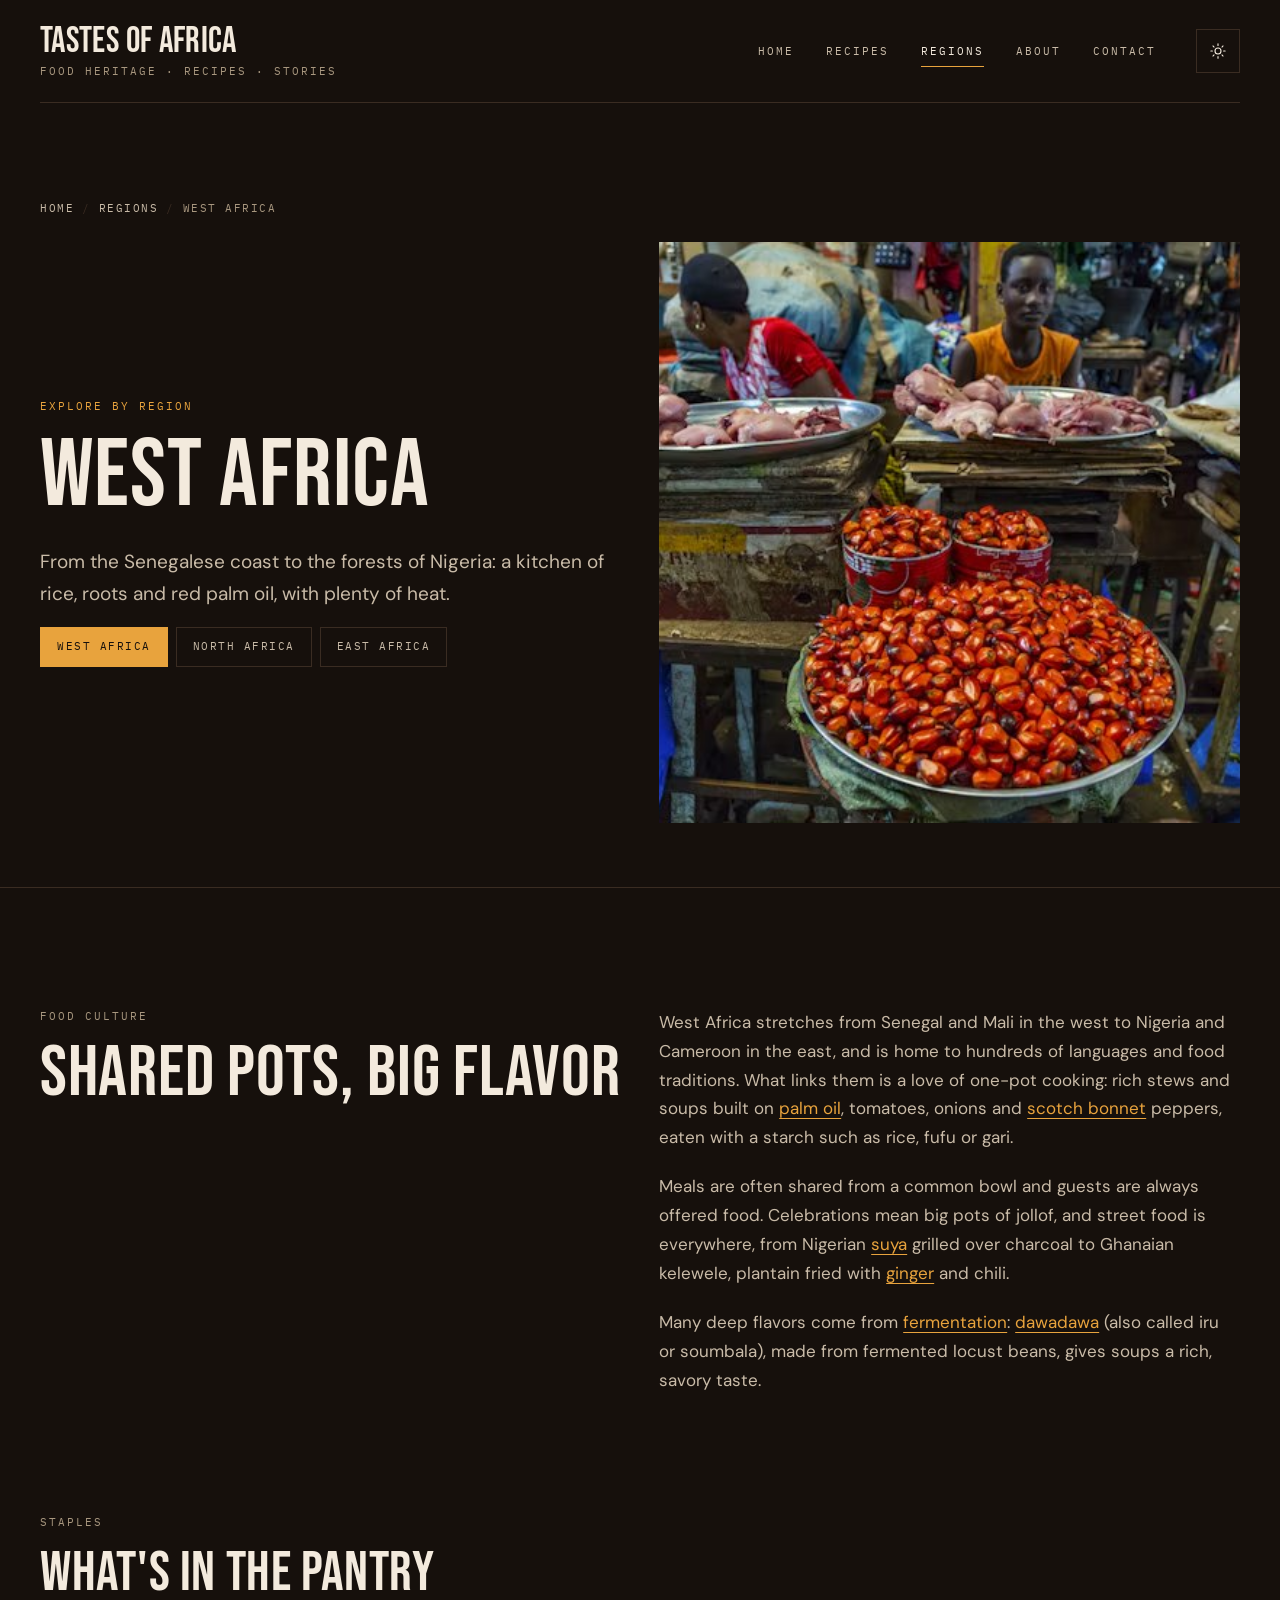
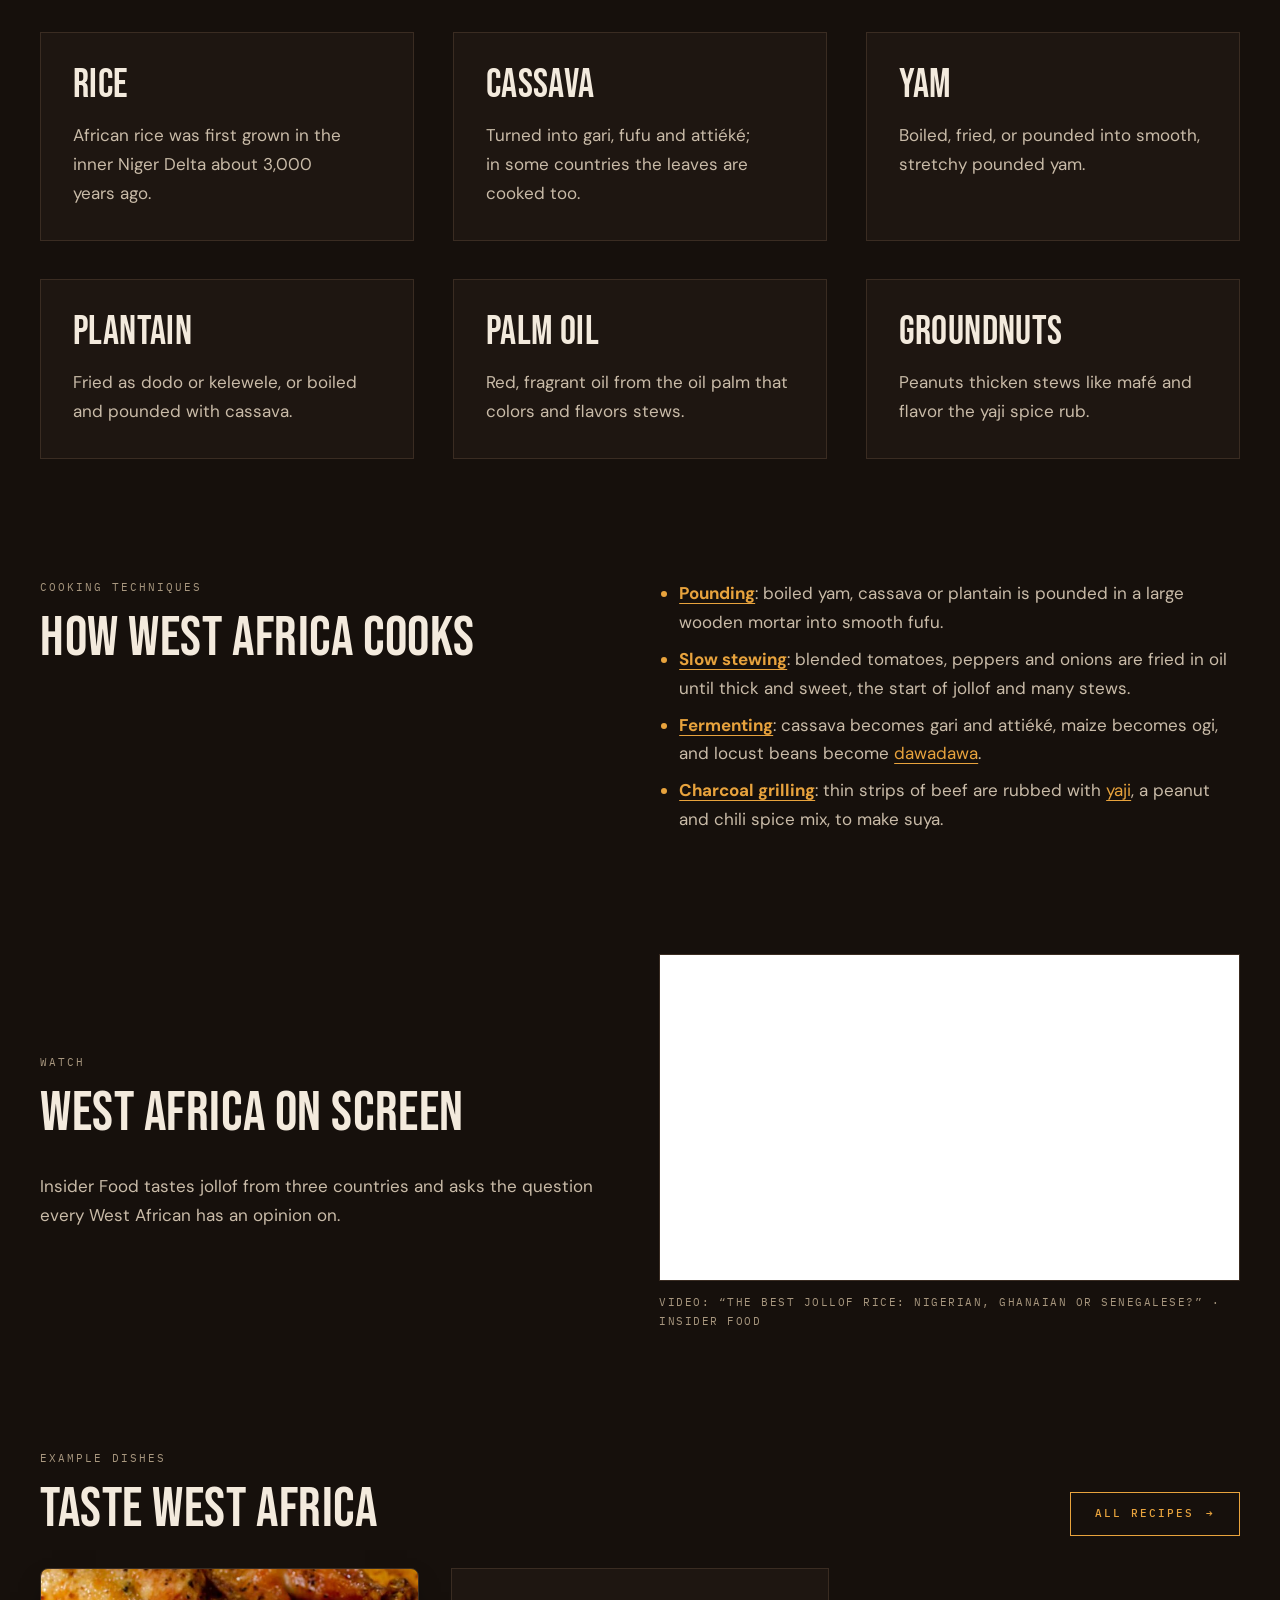
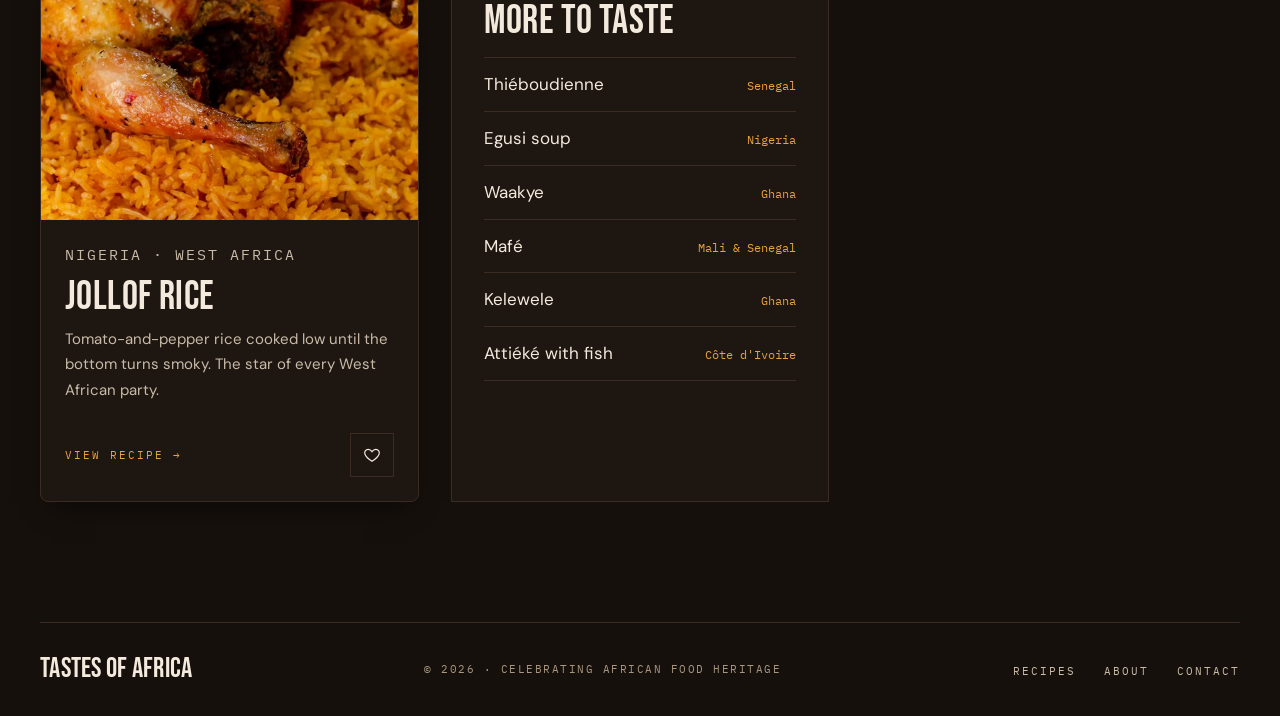
<file: regions/west-africa.html>
<!DOCTYPE html>
<html lang="en">
<head>
  <meta charset="UTF-8">
  <meta name="viewport" content="width=device-width, initial-scale=1">
  <meta name="description" content="The food culture of West Africa: staples, spices, cooking techniques and signature dishes.">
  <title>West Africa | Tastes of Africa</title>

  <!-- Google Fonts: Bebas Neue (headings), DM Sans (body), IBM Plex Mono (labels) -->
  <link rel="preconnect" href="https://fonts.googleapis.com">
  <link rel="preconnect" href="https://fonts.gstatic.com" crossorigin>
  <link rel="stylesheet" href="https://fonts.googleapis.com/css2?family=Bebas+Neue&family=DM+Sans:wght@400;500;700&family=IBM+Plex+Mono:wght@400;500&display=swap">

  <!-- Site styles and script (shared by every page).
       script.js loads without "defer" so the saved theme is applied
       before the page is drawn (no flash); the rest of the script waits
       for the page to finish loading. -->
  <link rel="stylesheet" href="../css/styles.css">
  <script src="../js/script.js"></script>
</head>
<body>

  <!-- Keyboard users can jump straight to the content -->
  <a class="skip-link" href="#main">Skip to main content</a>

  <!-- ================= SITE HEADER (shared) ================= -->
  <header class="site-header">
    <div class="container">
      <div class="header-inner">

        <!-- Logo -->
        <a class="logo" href="../index.html">
          <span class="logo__name">Tastes of Africa</span>
          <span class="logo__tagline">Food heritage · Recipes · Stories</span>
        </a>

        <!-- Main navigation -->
        <nav class="site-nav" id="site-nav" aria-label="Main">
          <ul class="nav-list">
            <li><a href="../index.html">Home</a></li>
            <li><a href="../recipes.html">Recipes</a></li>
            <li><a href="../regions/west-africa.html" aria-current="page">Regions</a></li>
            <li><a href="../about.html">About</a></li>
            <li><a href="../contact.html">Contact</a></li>
          </ul>
        </nav>

        <!-- Theme toggle + hamburger menu (phones) -->
        <div class="header-actions">
          <button class="icon-btn theme-toggle" type="button" aria-label="Switch between dark and light theme">
            <!-- Sun icon (shown in dark theme) -->
            <svg class="icon-sun" viewBox="0 0 24 24" aria-hidden="true" focusable="false">
              <circle cx="12" cy="12" r="4" fill="none" stroke="currentColor" stroke-width="1.5"/>
              <path d="M12 2.5v2M12 19.5v2M2.5 12h2M19.5 12h2M5.3 5.3l1.4 1.4M17.3 17.3l1.4 1.4M5.3 18.7l1.4-1.4M17.3 6.7l1.4-1.4" fill="none" stroke="currentColor" stroke-width="1.5" stroke-linecap="round"/>
            </svg>
            <!-- Moon icon (shown in light theme) -->
            <svg class="icon-moon" viewBox="0 0 24 24" aria-hidden="true" focusable="false">
              <path d="M20.5 14.2A8.5 8.5 0 1 1 9.8 3.5a6.8 6.8 0 0 0 10.7 10.7z" fill="none" stroke="currentColor" stroke-width="1.5" stroke-linejoin="round"/>
            </svg>
          </button>

          <button class="icon-btn menu-toggle" type="button" aria-controls="site-nav" aria-expanded="false" aria-label="Menu">
            <span class="menu-toggle__bar"></span>
            <span class="menu-toggle__bar"></span>
            <span class="menu-toggle__bar"></span>
          </button>
        </div>

      </div>
    </div>
  </header>

  <main id="main">

    <!-- ================= REGION HEADER ================= -->
    <header class="page-header">
      <div class="container">

        <nav class="breadcrumb" aria-label="Breadcrumb">
          <ol>
            <li><a href="../index.html">Home</a></li>
            <li><a href="../index.html#regions">Regions</a></li>
            <li aria-current="page">West Africa</li>
          </ol>
        </nav>

        <div class="grid-2 align-center">
          <div class="stack">
            <p class="label label--accent mb-0">Explore by region</p>
            <h1>West Africa</h1>
            <p class="lead">From the Senegalese coast to the forests of Nigeria: a kitchen of rice, roots and red palm oil, with plenty of heat.</p>

            <!-- Region switcher -->
            <nav aria-label="Switch region">
              <ul class="filters list-reset">
                <li><a class="filter-btn" href="west-africa.html" aria-current="page">West Africa</a></li>
                <li><a class="filter-btn" href="north-africa.html">North Africa</a></li>
                <li><a class="filter-btn" href="east-africa.html">East Africa</a></li>
              </ul>
            </nav>
          </div>
          <div class="media media--square">
            <img src="../images/west-africa.jpg" alt="Market stall with a large bowl of red palm nuts in front and vendors selling raw meat behind" data-label="Photo: West Africa" width="800" height="800" decoding="async">
          </div>
        </div>

      </div>
    </header>

    <!-- ================= FOOD CULTURE ================= -->
    <section class="section" aria-labelledby="culture-title">
      <div class="container grid-2">
        <div class="section-head">
          <div>
            <p class="label">Food culture</p>
            <h2 id="culture-title">Shared pots, big flavor</h2>
          </div>
        </div>
        <div class="prose">
          <p>West Africa stretches from Senegal and Mali in the west to Nigeria and Cameroon in the east, and is home to hundreds of languages and food traditions. What links them is a love of one-pot cooking: rich stews and soups built on <mark>palm oil</mark>, tomatoes, onions and <mark>scotch bonnet</mark> peppers, eaten with a starch such as rice, fufu or gari.</p>
          <p>Meals are often shared from a common bowl and guests are always offered food. Celebrations mean big pots of jollof, and street food is everywhere, from Nigerian <mark>suya</mark> grilled over charcoal to Ghanaian kelewele, plantain fried with <mark>ginger</mark> and chili.</p>
          <p>Many deep flavors come from <mark>fermentation</mark>: <mark>dawadawa</mark> (also called iru or soumbala), made from fermented locust beans, gives soups a rich, savory taste.</p>
        </div>
      </div>
    </section>

    <!-- ================= STAPLES ================= -->
    <section class="section" aria-labelledby="staples-title">
      <div class="container">
        <div class="section-head">
          <div>
            <p class="label">Staples</p>
            <h2 class="h2-sm" id="staples-title">What's in the pantry</h2>
          </div>
        </div>
        <div class="grid-3">
          <div class="panel stack">
            <h3>Rice</h3>
            <p class="text-muted">African rice was first grown in the inner Niger Delta about 3,000 years ago.</p>
          </div>

          <div class="panel stack">
            <h3>Cassava</h3>
            <p class="text-muted">Turned into gari, fufu and attiéké; in some countries the leaves are cooked too.</p>
          </div>

          <div class="panel stack">
            <h3>Yam</h3>
            <p class="text-muted">Boiled, fried, or pounded into smooth, stretchy pounded yam.</p>
          </div>

          <div class="panel stack">
            <h3>Plantain</h3>
            <p class="text-muted">Fried as dodo or kelewele, or boiled and pounded with cassava.</p>
          </div>

          <div class="panel stack">
            <h3>Palm oil</h3>
            <p class="text-muted">Red, fragrant oil from the oil palm that colors and flavors stews.</p>
          </div>

          <div class="panel stack">
            <h3>Groundnuts</h3>
            <p class="text-muted">Peanuts thicken stews like mafé and flavor the yaji spice rub.</p>
          </div>
        </div>
      </div>
    </section>

    <!-- ================= COOKING TECHNIQUES ================= -->
    <section class="section" aria-labelledby="techniques-title">
      <div class="container grid-2">
        <div class="section-head">
          <div>
            <p class="label">Cooking techniques</p>
            <h2 class="h2-sm" id="techniques-title">How West Africa cooks</h2>
          </div>
        </div>
        <div class="prose">
          <ul>
            <li><strong><mark>Pounding</mark></strong>: boiled yam, cassava or plantain is pounded in a large wooden mortar into smooth fufu.</li>
            <li><strong><mark>Slow stewing</mark></strong>: blended tomatoes, peppers and onions are fried in oil until thick and sweet, the start of jollof and many stews.</li>
            <li><strong><mark>Fermenting</mark></strong>: cassava becomes gari and attiéké, maize becomes ogi, and locust beans become <mark>dawadawa</mark>.</li>
            <li><strong><mark>Charcoal grilling</mark></strong>: thin strips of beef are rubbed with <mark>yaji</mark>, a peanut and chili spice mix, to make suya.</li>
          </ul>
        </div>
      </div>
    </section>

    <!-- ================= VIDEO ================= -->
    <section class="section" aria-labelledby="video-title">
      <div class="container grid-2 align-center">
        <div>
          <div class="section-head">
            <div>
              <p class="label">Watch</p>
              <h2 class="h2-sm" id="video-title">West Africa on screen</h2>
            </div>
          </div>
          <p class="text-muted">Insider Food tastes jollof from three countries and asks the question every West African has an opinion on.</p>
        </div>
        <figure>
          <div class="embed">
            <iframe
              src="https://www.youtube-nocookie.com/embed/hFyh3Lbp430"
              title="YouTube video by Insider Food: The Best Jollof Rice: Nigerian, Ghanaian Or Senegalese?"
              loading="lazy"
              allow="accelerometer; clipboard-write; encrypted-media; gyroscope; picture-in-picture; web-share"
              referrerpolicy="strict-origin-when-cross-origin"
              allowfullscreen></iframe>
          </div>
          <figcaption class="media-caption">Video: “The Best Jollof Rice: Nigerian, Ghanaian Or Senegalese?” · Insider Food</figcaption>
        </figure>
      </div>
    </section>

    <!-- ================= EXAMPLE DISHES ================= -->
    <section class="section" aria-labelledby="dishes-title">
      <div class="container">
        <div class="section-head">
          <div>
            <p class="label">Example dishes</p>
            <h2 class="h2-sm" id="dishes-title">Taste West Africa</h2>
          </div>
          <a class="btn btn--secondary" href="../recipes.html">All recipes <span class="arrow" aria-hidden="true">→</span></a>
        </div>
        <div class="card-grid">
          <!-- Recipe card: Jollof Rice -->
          <article class="recipe-card" data-region="west-africa">
            <div class="media">
              <img src="../images/jollof-rice.jpg" alt="Roast chicken legs resting on a tray of orange-red jollof rice" data-label="Photo: Jollof rice" width="660" height="440" loading="lazy" decoding="async">
            </div>
            <div class="recipe-card__body">
              <p class="tag">Nigeria · West Africa</p>
              <h3><a class="recipe-card__link" href="../recipes/jollof-rice.html">Jollof Rice</a></h3>
              <p>Tomato-and-pepper rice cooked low until the bottom turns smoky. The star of every West African party.</p>
              <div class="recipe-card__footer">
                <span class="label label--accent mb-0" aria-hidden="true">View recipe <span class="arrow">→</span></span>
                <button class="icon-btn fav-btn" type="button" data-id="jollof-rice" aria-pressed="false">
                  <svg viewBox="0 0 24 24" aria-hidden="true" focusable="false"><path d="M12 20.3s-7.6-4.6-9.4-9.3C1.4 7.8 3.5 4.5 7 4.5c2.1 0 3.7 1.1 5 3 1.3-1.9 2.9-3 5-3 3.5 0 5.6 3.3 4.4 6.5-1.8 4.7-9.4 9.3-9.4 9.3z"/></svg>
                  <span class="visually-hidden">Favorite: Jollof Rice</span>
                </button>
              </div>
            </div>
          </article>

          <!-- More signature dishes (no recipe page yet) -->
          <div class="panel stack">
            <h3>More to taste</h3>
            <ul class="line-list">
              <li><span>Thiéboudienne</span> <span class="qty">Senegal</span></li>
              <li><span>Egusi soup</span> <span class="qty">Nigeria</span></li>
              <li><span>Waakye</span> <span class="qty">Ghana</span></li>
              <li><span>Mafé</span> <span class="qty">Mali &amp; Senegal</span></li>
              <li><span>Kelewele</span> <span class="qty">Ghana</span></li>
              <li><span>Attiéké with fish</span> <span class="qty">Côte d'Ivoire</span></li>
            </ul>
          </div>
        </div>
      </div>
    </section>

  </main>

  <!-- ================= SITE FOOTER (shared) ================= -->
  <footer class="site-footer">
    <div class="container">
      <div class="footer-inner">
        <a class="logo" href="../index.html">
          <span class="logo__name">Tastes of Africa</span>
        </a>
        <p class="footer__copy">© <time datetime="2026">2026</time> · Celebrating African food heritage</p>
        <nav aria-label="Footer">
          <ul class="footer-links">
            <li><a href="../recipes.html">Recipes</a></li>
            <li><a href="../about.html">About</a></li>
            <li><a href="../contact.html">Contact</a></li>
          </ul>
        </nav>
      </div>
    </div>
  </footer>

</body>
</html>
</file>
<file: css/styles.css>
/* ==========================================================================
   Tastes of Africa — "Spice noir" design system
   Clean, minimal, editorial: few colors, thin lines, big condensed headings.

   CONTENTS
    1.  Design tokens (colors, fonts, sizes, spacing)
    2.  Reset & base elements
    3.  Typography (headings, labels, <mark>, links)
    4.  Layout helpers (container, sections, section heads, grids)
    5.  Buttons, filter buttons, icon buttons, tags
    6.  Site header & navigation
    7.  Home: hero
    8.  Home: mission strip
    9.  Home: featured dishes
    10. Home: explore by region
    11. Home: latest food trends
    12. Home: newsletter
    13. Site footer
    14. Media: image placeholders & responsive embeds
    15. Inner pages: page header, breadcrumb, prose, quotes
    16. Recipes: card grid
    17. Recipe detail: meta, ingredients, servings, steps
    18. <details> / <summary>
    19. Tables
    20. Forms
    21. Utilities
    22. Animations
    23. Responsive breakpoints
    24. Reduced motion
   ========================================================================== */


/* ==========================================================================
   1. DESIGN TOKENS
   Dark theme is the default. Light theme is applied with
   <html data-theme="light">. ".theme-dark" forces dark colors on one
   block (used by the hero, which always sits on a dark photo overlay).
   ========================================================================== */

:root,
.theme-dark {
  /* Colors — dark (default) */
  --bg: #16100C;
  --surface: #1E1611;
  --placeholder: #3B2A1E;
  --placeholder-text: #A8977F;   /* label shown on missing images */
  --line: #3A2C22;
  --text: #F3EADD;
  --text-muted: #C9BBA8;
  --text-faint: #A8977F;
  --accent: #E8A33D;             /* saffron — the only accent color */
  --accent-hover: #F4C77E;
  --on-accent: #16100C;          /* text on solid saffron buttons */
  --heart: #E5534B;              /* filled heart on saved favorites only */
  --shadow: 0 1.5rem 3rem -1.5rem rgba(0, 0, 0, 0.7);
  --shadow-card: 0 0.75rem 1.75rem -0.75rem rgba(0, 0, 0, 0.75);  /* resting card shadow */
}

:root {
  color-scheme: dark;

  /* Fonts */
  --font-display: "Bebas Neue", "Arial Narrow", Impact, sans-serif;
  --font-body: "DM Sans", system-ui, -apple-system, "Segoe UI", Roboto, sans-serif;
  --font-mono: "IBM Plex Mono", ui-monospace, Consolas, "Courier New", monospace;

  /* Type scale (fluid) */
  --fs-h1: clamp(3.25rem, 2rem + 5.5vw, 6rem);         /* ~96px */
  --fs-h2: clamp(2.75rem, 1.75rem + 4.2vw, 4.5rem);    /* ~72px */
  --fs-h2-sm: clamp(2.25rem, 1.6rem + 2.8vw, 3.5rem);  /* ~56px */
  --fs-h3: clamp(1.875rem, 1.5rem + 1.4vw, 2.5rem);    /* ~40px card titles */
  --fs-h4: clamp(1.5rem, 1.35rem + 0.6vw, 1.75rem);    /* ~28px */
  --fs-body: clamp(1rem, 0.97rem + 0.15vw, 1.0625rem); /* 16–17px */
  --fs-small: 0.9375rem;                               /* 15px */
  --fs-label: 0.75rem;                                 /* 12px */
  --fs-label-sm: 0.6875rem;                            /* 11px */
  --tracking: 0.125rem;                                /* 2px */
  --tracking-sm: 0.094rem;                             /* 1.5px */

  /* Spacing & layout */
  --gutter: clamp(1rem, 4vw, 2.5rem);                  /* side padding 16–40px */
  --max-width: 75rem;                                  /* 1200px content */
  --section-space: clamp(4.5rem, 2.5rem + 7vw, 7.5rem);/* ~120px */
  --radius: 0;                                         /* square corners */
  --radius-card: 0.5rem;                               /* dish & recipe cards only */

  /* Motion */
  --ease: cubic-bezier(0.2, 0.7, 0.2, 1);
  --speed: 250ms;
}

/* Light theme. The saffron is darkened from #A8650F to #8F530B so that
   accent text keeps a 4.5:1 contrast on both --bg and --surface. */
[data-theme="light"] {
  color-scheme: light;
  --bg: #F7F0E6;
  --surface: #EFE5D6;
  --placeholder: #E2D3BE;
  --placeholder-text: #4A3A2E;
  --line: #DCCDB8;
  --text: #16100C;
  --text-muted: #4A3A2E;
  --text-faint: #6E5D4E;
  --accent: #8F530B;
  --accent-hover: #6F4108;
  --on-accent: #F7F0E6;
  --heart: #C0302A;
  --shadow: 0 1.5rem 3rem -1.75rem rgba(74, 58, 46, 0.45);
  --shadow-card: 0 0.75rem 1.75rem -0.75rem rgba(74, 58, 46, 0.35);
}

/* Blocks that must stay dark in both themes (e.g. the hero overlay) */
.theme-dark {
  color-scheme: dark;
  color: var(--text);
}


/* ==========================================================================
   2. RESET & BASE ELEMENTS
   ========================================================================== */

*,
*::before,
*::after {
  box-sizing: border-box;
}

* {
  margin: 0;
}

html {
  -webkit-text-size-adjust: 100%;
  text-size-adjust: 100%;
  scroll-behavior: smooth;
}

body {
  min-height: 100vh;
  background-color: var(--bg);
  color: var(--text);
  font-family: var(--font-body);
  font-size: var(--fs-body);
  line-height: 1.7;
  overflow-wrap: break-word;
  -webkit-font-smoothing: antialiased;
  transition: background-color var(--speed), color var(--speed);
}

img,
picture,
svg,
video,
iframe {
  display: block;
  max-width: 100%;
}

img {
  height: auto;
}

iframe {
  border: 0;
}

input,
button,
select,
textarea {
  font: inherit;
  color: inherit;
}

button {
  cursor: pointer;
}

ul,
ol {
  padding-left: 1.25rem;
}

/* Lists used for layout (nav, grids) drop their bullets */
.list-reset {
  list-style: none;
  padding: 0;
}

/* Anchored sections leave a little room above them */
[id] {
  scroll-margin-top: 2rem;
}

::selection {
  background: var(--accent);
  color: var(--on-accent);
}

/* Saffron focus outline on every interactive element */
a:focus-visible,
button:focus-visible,
summary:focus-visible,
[tabindex]:focus-visible {
  outline: 2px solid var(--accent);
  outline-offset: 3px;
}


/* ==========================================================================
   3. TYPOGRAPHY
   ========================================================================== */

h1,
h2,
h3,
h4 {
  font-family: var(--font-display);
  font-weight: 400;
  line-height: 0.95;
  letter-spacing: 0.01em;
  text-transform: uppercase;
  text-wrap: balance;
  color: var(--text);
}

h1 { font-size: var(--fs-h1); }
h2 { font-size: var(--fs-h2); }
h3 { font-size: var(--fs-h3); line-height: 1; }
h4 { font-size: var(--fs-h4); line-height: 1; }

/* Smaller section heading (mission, newsletter) */
.h2-sm {
  font-size: var(--fs-h2-sm);
}

/* Heading spans that force a designed line break */
.line {
  display: block;
}

p {
  text-wrap: pretty;
}

strong {
  font-weight: 700;
}

/* Small mono uppercase label shown above section headings */
.label {
  display: block;
  margin-bottom: 1rem;
  font-family: var(--font-mono);
  font-size: var(--fs-label-sm);
  font-weight: 400;
  line-height: 1.5;
  letter-spacing: var(--tracking);
  text-transform: uppercase;
  color: var(--text-faint);
}

.label--accent {
  color: var(--accent);
}

/* Lead paragraph under page titles */
.lead {
  max-width: 40rem;
  font-size: clamp(1.0625rem, 1rem + 0.3vw, 1.1875rem);
  color: var(--text-muted);
}

/* <mark>: saffron text with a thin saffron underline */
mark {
  background: transparent;
  color: var(--accent);
  text-decoration: underline 1px var(--accent);
  text-underline-offset: 0.25em;
}

/* Inline text links (inside paragraphs) */
.text-link,
.prose a {
  color: var(--accent);
  text-decoration: underline 1px;
  text-underline-offset: 0.25em;
  transition: color var(--speed);
}

.text-link:hover,
.prose a:hover {
  color: var(--accent-hover);
}


/* ==========================================================================
   4. LAYOUT HELPERS
   ========================================================================== */

.container {
  width: 100%;
  max-width: calc(var(--max-width) + var(--gutter) * 2);
  margin-inline: auto;
  padding-inline: var(--gutter);
}

/* Standard section: space above; the last section before the footer
   gets its bottom space from the footer margin */
.section {
  padding-top: var(--section-space);
}

/* Full-width tinted band (used by "Explore by region") */
.section--surface {
  margin-top: var(--section-space);
  padding-block: var(--section-space);
  background-color: var(--surface);
}

/* Section head: label + heading on the left, extra content on the right */
.section-head {
  display: flex;
  flex-wrap: wrap;
  align-items: flex-end;
  justify-content: space-between;
  gap: 1.5rem 3rem;
  margin-bottom: 2rem;
}

/* Inside a two-column grid the heading sits at the top of its column */
.grid-2 > .section-head {
  align-self: start;
  align-items: flex-start;
}

.section-head__text {
  max-width: 28rem;
  color: var(--text-muted);
}

/* Simple responsive grids for inner pages */
.grid-2,
.grid-3 {
  display: grid;
  gap: clamp(1.5rem, 3vw, 2.5rem);
}

.grid-2 { grid-template-columns: repeat(2, minmax(0, 1fr)); }
.grid-3 { grid-template-columns: repeat(3, minmax(0, 1fr)); }

/* Vertical rhythm for stacked children */
.stack > * + * {
  margin-top: var(--stack-space, 1rem);
}

/* Divider line */
.divider {
  border: 0;
  border-top: 1px solid var(--line);
}


/* ==========================================================================
   5. BUTTONS, FILTER BUTTONS, ICON BUTTONS, TAGS
   ========================================================================== */

.btn {
  display: inline-flex;
  align-items: center;
  justify-content: center;
  gap: 0.75rem;
  min-height: 2.75rem;
  padding: 0.875rem 1.5rem;
  border: 1px solid var(--accent);
  border-radius: var(--radius);
  font-family: var(--font-mono);
  font-size: var(--fs-label-sm);
  font-weight: 500;
  line-height: 1.2;
  letter-spacing: var(--tracking);
  text-transform: uppercase;
  text-decoration: none;
  white-space: nowrap;
  cursor: pointer;
  transition: background-color var(--speed), color var(--speed), border-color var(--speed);
}

/* Primary: solid saffron, dark text */
.btn--primary {
  background-color: var(--accent);
  color: var(--on-accent);
}

.btn--primary:hover {
  background-color: var(--accent-hover);
  border-color: var(--accent-hover);
}

/* Secondary: 1px saffron outline */
.btn--secondary {
  background-color: transparent;
  color: var(--accent);
}

.btn--secondary:hover {
  background-color: var(--accent);
  color: var(--on-accent);
}

.btn--small {
  min-height: 2.25rem;
  padding: 0.5rem 1rem;
}

/* The "→" inside buttons and cards slides right on hover */
.arrow {
  display: inline-block;
  transition: transform var(--speed) var(--ease);
}

.btn:hover .arrow,
a:hover .arrow,
.region-card:hover .arrow,
.recipe-card:hover .arrow {
  transform: translateX(0.3rem);
}

/* Filter buttons (All / West / East / North / Southern) */
.filters {
  display: flex;
  flex-wrap: wrap;
  gap: 0.5rem;
}

.filter-btn {
  min-height: 2.5rem;
  padding: 0.5rem 1rem;
  border: 1px solid var(--line);
  border-radius: var(--radius);
  background: transparent;
  color: var(--text-muted);
  font-family: var(--font-mono);
  font-size: var(--fs-label-sm);
  letter-spacing: var(--tracking-sm);
  text-transform: uppercase;
  transition: background-color var(--speed), color var(--speed), border-color var(--speed);
}

/* Filter buttons can also be links (region switcher) */
a.filter-btn {
  display: inline-flex;
  align-items: center;
  text-decoration: none;
}

.filter-btn:hover {
  border-color: var(--accent);
  color: var(--text);
}

.filter-btn[aria-pressed="true"],
.filter-btn[aria-current="page"] {
  background-color: var(--accent);
  border-color: var(--accent);
  color: var(--on-accent);
}

/* Square icon button (theme toggle, menu, favorite) */
.icon-btn {
  display: inline-grid;
  place-items: center;
  flex-shrink: 0;
  width: 2.75rem;
  height: 2.75rem;
  padding: 0;
  border: 1px solid var(--line);
  border-radius: var(--radius);
  background: transparent;
  color: var(--text);
  transition: color var(--speed), border-color var(--speed), background-color var(--speed);
}

.icon-btn:hover {
  border-color: var(--accent);
  color: var(--accent);
}

.icon-btn svg {
  width: 1.125rem;
  height: 1.125rem;
}

/* Favorite (heart) button: outline heart, turns into a filled red heart
   when saved. script.js sets aria-pressed="true" on saved recipes. */
.fav-btn svg path {
  fill: transparent;
  stroke: currentColor;
  stroke-width: 1.6;
  transition: fill var(--speed);
}

.fav-btn[aria-pressed="true"] {
  border-color: var(--heart);
  color: var(--heart);
}

.fav-btn[aria-pressed="true"] svg path {
  fill: currentColor;
}

.fav-btn[aria-pressed="true"] svg {
  animation: heart-pop 350ms var(--ease);
}

/* Text version of the favorite button (recipe pages): the heart turns red,
   the word "Favorite" keeps the normal text color */
.btn.fav-btn svg {
  width: 1rem;
  height: 1rem;
}

.btn.fav-btn[aria-pressed="true"] {
  color: var(--text);
}

.btn.fav-btn[aria-pressed="true"] svg {
  color: var(--heart);
}

/* Country · region tag above dish names */
.tag {
  font-family: var(--font-mono);
  font-size: var(--fs-label-sm);
  letter-spacing: var(--tracking);
  line-height: 1.5;
  text-transform: uppercase;
  color: var(--accent);
}

/* Boxed tags (staples, spices) for inner pages */
.tag-list {
  display: flex;
  flex-wrap: wrap;
  gap: 0.5rem;
  list-style: none;
  padding: 0;
}

.tag-list li {
  padding: 0.375rem 0.75rem;
  border: 1px solid var(--line);
  font-family: var(--font-mono);
  font-size: var(--fs-label-sm);
  letter-spacing: var(--tracking-sm);
  text-transform: uppercase;
  color: var(--text-muted);
}


/* ==========================================================================
   6. SITE HEADER & NAVIGATION
   ========================================================================== */

.header-inner {
  display: flex;
  flex-wrap: wrap;
  align-items: center;
  gap: 1rem 2.5rem;
  padding-block: 1.5rem;
  border-bottom: 1px solid var(--line);
}

/* Logo: Bebas name + tiny mono tagline */
.logo {
  display: flex;
  flex-direction: column;
  gap: 0.25rem;
  color: var(--text);
  text-decoration: none;
}

.logo__name {
  font-family: var(--font-display);
  font-size: clamp(1.75rem, 1.5rem + 1vw, 2.25rem);
  line-height: 1;
  letter-spacing: 0.01em;
  text-transform: uppercase;
}

.logo__tagline {
  font-family: var(--font-mono);
  font-size: var(--fs-label-sm);
  letter-spacing: var(--tracking);
  line-height: 1.3;
  text-transform: uppercase;
  color: var(--text-faint);
}

/* Main navigation */
.site-nav {
  margin-left: auto;
}

.nav-list {
  display: flex;
  flex-wrap: wrap;
  gap: 0.5rem 2rem;
  list-style: none;
  padding: 0;
}

.nav-list a {
  display: inline-block;
  padding-block: 0.375rem;
  font-family: var(--font-mono);
  font-size: var(--fs-label-sm);
  letter-spacing: var(--tracking);
  text-transform: uppercase;
  text-decoration: none;
  color: var(--text-muted);
  /* underline drawn as a background so it can grow on hover */
  background: linear-gradient(var(--accent), var(--accent)) left bottom / 0 1px no-repeat;
  transition: color var(--speed), background-size var(--speed) var(--ease);
}

.nav-list a:hover {
  color: var(--accent);
  background-size: 100% 1px;
}

/* Current page (or current section, aria-current="true"):
   full text color + saffron underline */
.nav-list a[aria-current] {
  color: var(--text);
  background-size: 100% 1px;
}

.header-actions {
  display: flex;
  align-items: center;
  gap: 0.5rem;
}

/* Theme toggle: show the sun in dark mode, the moon in light mode */
.theme-toggle .icon-moon { display: none; }
[data-theme="light"] .theme-toggle .icon-sun { display: none; }
[data-theme="light"] .theme-toggle .icon-moon { display: block; }

/* Hamburger button: hidden on desktop and whenever JavaScript is off
   (script.js adds the "js" class to <html>) */
.menu-toggle {
  display: none;
}

.menu-toggle__bar {
  display: block;
  width: 1.125rem;
  height: 1px;
  background-color: currentColor;
  transition: transform var(--speed) var(--ease), opacity var(--speed);
}

/* Bars turn into an "X" when the menu is open */
.menu-toggle[aria-expanded="true"] .menu-toggle__bar:nth-child(1) { transform: translateY(6px) rotate(45deg); }
.menu-toggle[aria-expanded="true"] .menu-toggle__bar:nth-child(2) { opacity: 0; }
.menu-toggle[aria-expanded="true"] .menu-toggle__bar:nth-child(3) { transform: translateY(-6px) rotate(-45deg); }

/* Skip link: hidden until focused with the keyboard */
.skip-link {
  position: absolute;
  top: 0.75rem;
  left: 0.75rem;
  z-index: 100;
  padding: 0.75rem 1rem;
  background: var(--accent);
  color: var(--on-accent);
  font-family: var(--font-mono);
  font-size: var(--fs-label-sm);
  letter-spacing: var(--tracking);
  text-transform: uppercase;
  text-decoration: none;
  transform: translateY(-200%);
  transition: transform var(--speed);
}

.skip-link:focus {
  transform: translateY(0);
}


/* ==========================================================================
   7. HOME: HERO
   Background photo with a dark overlay. If images/hero.jpg is missing,
   the placeholder color shows through instead.
   ========================================================================== */

.hero {
  padding-top: clamp(1.5rem, 3vw, 2rem);
}

.hero__panel {
  display: grid;
  grid-template-columns: minmax(0, 1fr) minmax(0, 26rem);
  align-items: center;
  gap: clamp(2rem, 5vw, 4rem);
  min-height: clamp(34rem, 60vh, 38rem);
  padding: clamp(2.5rem, 6vw, 4rem) clamp(1.5rem, 5vw, 3.5rem);
  background:
    linear-gradient(100deg, rgba(22, 16, 12, 0.9) 0%, rgba(22, 16, 12, 0.55) 100%),
    url("../images/hero.jpg") center / cover no-repeat,
    #3B2A1E;
}

.hero__title {
  margin-bottom: 1.5rem;
}

.hero__intro {
  max-width: 30rem;
  margin-bottom: 2rem;
  color: var(--text-muted);
}

/* Hero text fades up on page load, one line after another */
.hero__content > * {
  animation: fade-up 800ms var(--ease) both;
}

.hero__content > :nth-child(2) { animation-delay: 100ms; }
.hero__content > :nth-child(3) { animation-delay: 200ms; }
.hero__content > :nth-child(4) { animation-delay: 300ms; }

.hero__video {
  animation: fade-up 800ms 350ms var(--ease) both;
}

.hero__video figcaption {
  margin: 0.75rem 0 0;
}


/* ==========================================================================
   8. HOME: MISSION STRIP
   ========================================================================== */

.mission__grid {
  display: grid;
  grid-template-columns: repeat(3, minmax(0, 1fr));
  gap: 1.5rem clamp(2rem, 4vw, 3rem);
  align-items: start;
}

.mission__text {
  color: var(--text-muted);
}


/* ==========================================================================
   9. HOME: FEATURED DISHES
   Each dish is a <figure> card: image, <figcaption>, then the action buttons.
   Cards get rounded corners and a soft shadow (buttons and fields stay square).
   ========================================================================== */

.dish-list {
  display: grid;
  gap: 1rem;
}

.dish {
  display: grid;
  grid-template-columns: minmax(0, 13.75rem) minmax(0, 1fr);
  align-items: center;
  gap: 1.25rem clamp(1.25rem, 3vw, 2rem);
  margin: 0;
  padding: clamp(1rem, 2.5vw, 1.25rem);
  border: 1px solid var(--line);
  border-radius: var(--radius-card);
  background-color: var(--surface);
  box-shadow: var(--shadow-card);
  transition: border-color var(--speed);
}

.dish:hover {
  border-color: var(--accent);
}

/* The photo inside a card gets slightly smaller rounded corners */
.dish .media {
  border-radius: calc(var(--radius-card) / 2);
}

/* Caption = text on the left, heart + "View recipe" on the right */
.dish__caption {
  display: grid;
  grid-template-columns: minmax(0, 1fr) auto;
  align-items: center;
  gap: 1.25rem clamp(1.25rem, 3vw, 2rem);
}

.dish__caption .tag {
  margin-bottom: 0.5rem;
}

.dish__name {
  margin-bottom: 0.5rem;
  transition: color var(--speed);
}

.dish:hover .dish__name {
  color: var(--accent);
}

.dish__desc {
  max-width: 34rem;
  font-size: var(--fs-small);
  color: var(--text-muted);
}

.dish__actions {
  display: flex;
  align-items: center;
  gap: 0.75rem;
}

/* Message shown when a filter matches no dishes */
.empty-state {
  padding-block: 2.5rem;
  border-bottom: 1px solid var(--line);
  color: var(--text-muted);
}


/* ==========================================================================
   10. HOME: EXPLORE BY REGION
   Tall image cards. The whole card is clickable through the title link.
   ========================================================================== */

.region-grid {
  display: grid;
  grid-template-columns: repeat(3, minmax(0, 1fr));
  gap: clamp(1rem, 2.5vw, 1.5rem);
}

.region-card {
  position: relative;
}

.region-card__title {
  display: flex;
  align-items: center;
  justify-content: space-between;
  gap: 1rem;
  margin-top: 1.25rem;
  padding-bottom: 1rem;
  border-bottom: 1px solid var(--line);
  transition: border-color var(--speed);
}

.region-card__title .arrow {
  font-family: var(--font-mono);
  font-size: 1rem;
  color: var(--accent);
}

/* Card title links (region cards and recipe cards) */
.region-card__link,
.recipe-card__link {
  color: inherit;
  text-decoration: none;
  transition: color var(--speed);
}

/* Stretch the link over the whole card */
.region-card__link::after,
.recipe-card__link::after {
  content: "";
  position: absolute;
  inset: 0;
}

.region-card__link:focus-visible,
.recipe-card__link:focus-visible {
  outline: none;
}

.region-card__link:focus-visible::after,
.recipe-card__link:focus-visible::after {
  outline: 2px solid var(--accent);
  outline-offset: 4px;
}

.region-card:hover .region-card__link,
.recipe-card:hover .recipe-card__link {
  color: var(--accent);
}

.region-card:hover .region-card__title {
  border-color: var(--accent);
}

.region-card__staples {
  margin-top: 1rem;
  font-family: var(--font-mono);
  font-size: var(--fs-label-sm);
  letter-spacing: var(--tracking-sm);
  line-height: 1.6;
  text-transform: uppercase;
  color: var(--text-faint);
}


/* ==========================================================================
   11. HOME: LATEST FOOD TRENDS
   ========================================================================== */

.trend-grid {
  display: grid;
  grid-template-columns: repeat(3, minmax(0, 1fr));
  gap: 2rem clamp(1.5rem, 4vw, 3rem);
  padding-top: 1.75rem;
  border-top: 1px solid var(--line);
}

.trend .label {
  margin-bottom: 0.75rem;
}

.trend__title {
  margin-bottom: 0.75rem;
  font-size: var(--fs-h4);
}

.trend p:last-child {
  font-size: var(--fs-small);
  color: var(--text-muted);
}


/* ==========================================================================
   12. HOME: NEWSLETTER
   ========================================================================== */

.newsletter {
  display: grid;
  grid-template-columns: repeat(2, minmax(0, 1fr));
  background-color: var(--surface);
}

.newsletter__content {
  padding: clamp(2rem, 5vw, 3.5rem);
}

.newsletter__content h2 {
  margin-bottom: 2rem;
}

.newsletter__media {
  aspect-ratio: auto;
  min-height: 20rem;
}

/* Email field and button joined on one line */
.inline-form {
  display: flex;
  max-width: 28rem;
}

.inline-form input {
  flex: 1;
  min-width: 0;
}

.inline-form .btn {
  flex-shrink: 0;
}

.form-message {
  margin-top: 1rem;
  font-size: var(--fs-small);
  color: var(--accent);
}


/* ==========================================================================
   13. SITE FOOTER
   ========================================================================== */

.site-footer {
  margin-top: var(--section-space);
}

.footer-inner {
  display: flex;
  flex-wrap: wrap;
  align-items: center;
  justify-content: space-between;
  gap: 1rem 2rem;
  padding-block: 2rem;
  border-top: 1px solid var(--line);
}

.site-footer .logo__name {
  font-size: 1.75rem;
}

.footer__copy {
  font-family: var(--font-mono);
  font-size: var(--fs-label-sm);
  letter-spacing: var(--tracking-sm);
  text-transform: uppercase;
  color: var(--text-faint);
}

.footer-links {
  display: flex;
  flex-wrap: wrap;
  gap: 0.5rem 1.75rem;
  list-style: none;
  padding: 0;
}

.footer-links a {
  font-family: var(--font-mono);
  font-size: var(--fs-label-sm);
  letter-spacing: var(--tracking);
  text-transform: uppercase;
  text-decoration: none;
  color: var(--text-muted);
  transition: color var(--speed);
}

.footer-links a:hover {
  color: var(--accent);
}


/* ==========================================================================
   14. MEDIA: IMAGE PLACEHOLDERS & RESPONSIVE EMBEDS
   ========================================================================== */

/* .media is a fixed-ratio frame with the placeholder color behind it.
   Set a different ratio with a modifier or style="--ratio: 1 / 1". */
.media {
  position: relative;
  overflow: hidden;
  aspect-ratio: var(--ratio, 3 / 2);
  background-color: var(--placeholder);
}

.media--tall   { --ratio: 4 / 5; }
.media--wide   { --ratio: 16 / 9; }
.media--square { --ratio: 1 / 1; }

.media img {
  position: absolute;
  inset: 0;
  width: 100%;
  height: 100%;
  object-fit: cover;
  transition: transform 600ms var(--ease);
}

/* Missing image: browsers render ::before/::after only on images that
   failed to load, so a missing file shows a clean placeholder with a
   label (from the data-label attribute) instead of a broken icon. */
.media img::before {
  content: "";
  position: absolute;
  inset: 0;
  background-color: var(--placeholder);
}

.media img::after {
  content: attr(data-label);
  position: absolute;
  inset: 0;
  display: flex;
  align-items: center;
  justify-content: center;
  padding: 1rem;
  text-align: center;
  font-family: var(--font-mono);
  font-size: var(--fs-label-sm);
  letter-spacing: var(--tracking-sm);
  line-height: 1.5;
  text-transform: uppercase;
  color: var(--placeholder-text);
}

/* Subtle zoom when hovering a card that contains an image */
.media:hover img,
.dish:hover .media img,
.region-card:hover .media img,
.recipe-card:hover .media img {
  transform: scale(1.04);
}

/* Responsive iframe wrapper (YouTube, Google Maps) */
.embed {
  position: relative;
  aspect-ratio: 16 / 9;
  overflow: hidden;
  border: 1px solid var(--line);
  background-color: var(--bg);
}

.embed iframe {
  position: absolute;
  inset: 0;
  width: 100%;
  height: 100%;
}

/* Maps are a bit taller and slightly toned down to blend in */
.embed--map {
  aspect-ratio: 4 / 3;
}

.embed--map iframe {
  filter: saturate(0.7) sepia(0.15);
  transition: filter var(--speed);
}

.embed--map:hover iframe {
  filter: none;
}

/* Photo crops: object-fit: cover trims a photo to fit its frame, and
   object-position picks which part stays visible. Each rule matches the
   image file name, so a photo is cropped the same way on every page. */
.media img[src$="tagine.jpg"]      { object-position: center 70%; }     /* pot sits in the lower half */
.media img[src$="west-africa.jpg"] { object-position: center bottom; }  /* palm nuts at the bottom */
.media img[src$="jollof-rice.jpg"] { object-position: center 65%; }     /* drumstick + more rice */

/* A figure placed under a block of text */
.figure-after {
  margin-top: 2.5rem;
}

/* Caption under any embed or figure */
.media-caption {
  margin-top: 0.75rem;
  font-family: var(--font-mono);
  font-size: var(--fs-label-sm);
  letter-spacing: var(--tracking-sm);
  text-transform: uppercase;
  color: var(--text-faint);
}


/* ==========================================================================
   15. INNER PAGES: PAGE HEADER, BREADCRUMB, PROSE, QUOTES
   ========================================================================== */

.page-header {
  padding-block: clamp(3rem, 2rem + 5vw, 6rem) clamp(2.5rem, 2rem + 3vw, 4rem);
  border-bottom: 1px solid var(--line);
}

.page-header h1 {
  margin-bottom: 1.5rem;
}

.breadcrumb ol {
  display: flex;
  flex-wrap: wrap;
  gap: 0.5rem;
  margin-bottom: 1.5rem;
  list-style: none;
  padding: 0;
  font-family: var(--font-mono);
  font-size: var(--fs-label-sm);
  letter-spacing: var(--tracking-sm);
  text-transform: uppercase;
  color: var(--text-faint);
}

.breadcrumb li + li::before {
  content: "/";
  margin-right: 0.5rem;
  color: var(--line);
}

.breadcrumb a {
  color: var(--text-muted);
  text-decoration: none;
}

.breadcrumb a:hover {
  color: var(--accent);
}

/* Long-form text (descriptions, history) */
.prose {
  max-width: 42rem;
}

.prose > * + * {
  margin-top: 1.25rem;
}

.prose h2,
.prose h3 {
  margin-top: 3rem;
}

.prose > :first-child {
  margin-top: 0;
}

.prose p,
.prose li {
  color: var(--text-muted);
}

.prose li + li {
  margin-top: 0.5rem;
}

.prose li::marker {
  color: var(--accent);
}

/* Mission statement / pull quote */
blockquote,
.quote {
  padding-left: clamp(1.25rem, 3vw, 2rem);
  border-left: 1px solid var(--accent);
  font-family: var(--font-display);
  font-size: var(--fs-h2-sm);
  line-height: 1;
  text-transform: uppercase;
  color: var(--text);
}

blockquote cite,
.quote cite {
  display: block;
  margin-top: 1rem;
  font-family: var(--font-mono);
  font-size: var(--fs-label-sm);
  font-style: normal;
  letter-spacing: var(--tracking);
  color: var(--text-faint);
}

/* Bordered info box (techniques, facts) */
.panel {
  padding: clamp(1.5rem, 3vw, 2rem);
  border: 1px solid var(--line);
  background-color: var(--surface);
}


/* ==========================================================================
   16. RECIPES: CARD GRID
   ========================================================================== */

.card-grid {
  display: grid;
  grid-template-columns: repeat(auto-fill, minmax(min(100%, 20rem), 1fr));
  gap: clamp(1.25rem, 3vw, 2rem);
  list-style: none;
  padding: 0;
}

.recipe-card {
  position: relative;
  display: flex;
  flex-direction: column;
  border: 1px solid var(--line);
  border-radius: var(--radius-card);
  background-color: var(--surface);
  box-shadow: var(--shadow-card);
  transition: border-color var(--speed), transform var(--speed) var(--ease), box-shadow var(--speed);
}

/* Round the top corners of the card photo to match the card */
.recipe-card > .media {
  border-radius: calc(var(--radius-card) - 1px) calc(var(--radius-card) - 1px) 0 0;
}

/* Keyboard focus ring follows the rounded card */
.recipe-card__link::after {
  border-radius: var(--radius-card);
}

.recipe-card:hover {
  border-color: var(--accent);
  transform: translateY(-4px);
  box-shadow: var(--shadow);
}

.recipe-card__body {
  display: flex;
  flex: 1;
  flex-direction: column;
  gap: 0.625rem;
  padding: 1.5rem;
}

/* Card titles keep the card-title size whether they are h2 or h3 */
.recipe-card__body h2,
.recipe-card__body h3 {
  font-size: var(--fs-h3);
}

.recipe-card__body p {
  font-size: var(--fs-small);
  color: var(--text-muted);
}

.recipe-card__footer {
  display: flex;
  align-items: center;
  justify-content: space-between;
  gap: 0.75rem;
  margin-top: auto;
  padding-top: 1.25rem;
}

/* Keep the favorite button clickable above the stretched card link */
.recipe-card .fav-btn {
  position: relative;
  z-index: 1;
}


/* ==========================================================================
   17. RECIPE DETAIL: META, INGREDIENTS, SERVINGS, STEPS
   ========================================================================== */

/* Sidebar (ingredients) + main column (instructions) */
.recipe-layout {
  display: grid;
  grid-template-columns: minmax(0, 22rem) minmax(0, 1fr);
  gap: clamp(2rem, 5vw, 4.5rem);
  align-items: start;
}

.recipe-layout__aside {
  position: sticky;
  top: 2rem;
}

/* Space between Method and Nutrition in the main column */
.recipe-layout__main > * + * {
  margin-top: 4rem;
}

/* Quick facts row: prep time, servings, difficulty */
.recipe-meta {
  display: flex;
  flex-wrap: wrap;
  border-block: 1px solid var(--line);
}

.recipe-meta > div {
  flex: 1 1 8rem;
  padding: 1rem 1.25rem;
}

.recipe-meta > div + div {
  border-left: 1px solid var(--line);
}

.recipe-meta dt {
  font-family: var(--font-mono);
  font-size: var(--fs-label-sm);
  letter-spacing: var(--tracking);
  text-transform: uppercase;
  color: var(--text-faint);
}

.recipe-meta dd {
  margin: 0.25rem 0 0;
  font-family: var(--font-display);
  font-size: 1.75rem;
  line-height: 1;
}

/* Ingredient list: name left, quantity right, thin rules between.
   .line-list reuses the same look for other two-column lists. */
.ingredients,
.line-list {
  list-style: none;
  padding: 0;
  border-top: 1px solid var(--line);
}

.ingredients li,
.line-list li {
  display: flex;
  align-items: baseline;
  justify-content: space-between;
  gap: 1rem;
  padding-block: 0.75rem;
  border-bottom: 1px solid var(--line);
}

.ingredients .qty,
.line-list .qty {
  flex-shrink: 0;
  font-family: var(--font-mono);
  font-size: var(--fs-label);
  color: var(--accent);
  font-variant-numeric: tabular-nums;
}

/* Servings scaler: [-] 4 servings [+] */
.servings {
  display: flex;
  align-items: center;
  gap: 0.75rem;
  margin-bottom: 1.25rem;
}

.servings input[type="number"] {
  width: 6rem;
}

.servings__count {
  min-width: 6rem;
  text-align: center;
  font-family: var(--font-mono);
  font-size: var(--fs-label);
  letter-spacing: var(--tracking-sm);
  text-transform: uppercase;
}

/* Numbered cooking steps */
.steps {
  counter-reset: step;
  list-style: none;
  padding: 0;
}

.steps li {
  counter-increment: step;
  display: grid;
  grid-template-columns: 2.75rem minmax(0, 1fr);
  gap: 1rem;
  padding-block: 1rem;
  border-bottom: 1px solid var(--line);
  color: var(--text-muted);
}

.steps li:last-child {
  border-bottom: 0;
}

.steps li::before {
  content: counter(step, decimal-leading-zero);
  padding-top: 0.2rem;
  font-family: var(--font-mono);
  font-size: var(--fs-label);
  letter-spacing: var(--tracking-sm);
  color: var(--accent);
}


/* ==========================================================================
   18. <details> / <summary>
   Expandable cooking instructions and FAQs.
   ========================================================================== */

details {
  border-bottom: 1px solid var(--line);
}

details:first-of-type {
  border-top: 1px solid var(--line);
}

summary {
  display: flex;
  align-items: center;
  justify-content: space-between;
  gap: 1rem;
  padding-block: 1.25rem;
  list-style: none;
  cursor: pointer;
  font-family: var(--font-display);
  font-size: var(--fs-h4);
  line-height: 1;
  text-transform: uppercase;
  transition: color var(--speed);
}

summary::-webkit-details-marker {
  display: none;
}

/* "+" marker turns into "×" when open */
summary::after {
  content: "+";
  flex-shrink: 0;
  font-family: var(--font-mono);
  font-size: 1.25rem;
  color: var(--accent);
  transition: transform var(--speed) var(--ease);
}

details[open] > summary::after {
  transform: rotate(45deg);
}

summary:hover {
  color: var(--accent);
}

details > :not(summary) {
  margin-bottom: 1.5rem;
}


/* ==========================================================================
   19. TABLES
   Wrap tables in .table-wrap so they scroll sideways on small screens.
   ========================================================================== */

.table-wrap {
  overflow-x: auto;
  border: 1px solid var(--line);
}

table {
  width: 100%;
  border-collapse: collapse;
  font-size: var(--fs-small);
}

caption {
  padding: 1rem;
  caption-side: top;
  text-align: left;
  font-family: var(--font-mono);
  font-size: var(--fs-label-sm);
  letter-spacing: var(--tracking);
  text-transform: uppercase;
  color: var(--text-faint);
  border-bottom: 1px solid var(--line);
}

th,
td {
  padding: 0.75rem 1rem;
  text-align: left;
  border-bottom: 1px solid var(--line);
}

th {
  font-family: var(--font-mono);
  font-size: var(--fs-label-sm);
  font-weight: 500;
  letter-spacing: var(--tracking-sm);
  text-transform: uppercase;
  color: var(--text-muted);
}

thead th {
  background-color: var(--surface);
}

tbody tr:last-child th,
tbody tr:last-child td {
  border-bottom: 0;
}

tbody tr:hover {
  background-color: var(--surface);
}

td.num,
th.num {
  text-align: right;
  font-variant-numeric: tabular-nums;
}


/* ==========================================================================
   20. FORMS
   ========================================================================== */

.form {
  display: grid;
  gap: 1.5rem;
  max-width: 40rem;
}

.form-row {
  display: grid;
  grid-template-columns: repeat(2, minmax(0, 1fr));
  gap: 1.5rem;
}

.field {
  display: flex;
  flex-direction: column;
  gap: 0.5rem;
}

/* Group of related fields (e.g. the two country fields) */
fieldset {
  display: grid;
  gap: 1.5rem;
  min-width: 0;
  margin: 0;
  padding: 0;
  border: 0;
}

legend {
  margin-bottom: 1rem;
  padding: 0;
  font-family: var(--font-mono);
  font-size: var(--fs-label-sm);
  letter-spacing: var(--tracking);
  text-transform: uppercase;
  color: var(--text);
}

/* Labels use the mono label style */
label,
.field-label {
  font-family: var(--font-mono);
  font-size: var(--fs-label-sm);
  letter-spacing: var(--tracking);
  line-height: 1.4;
  text-transform: uppercase;
  color: var(--text-muted);
}

input[type="text"],
input[type="email"],
input[type="search"],
input[type="tel"],
input[type="number"],
input[type="url"],
select,
textarea {
  width: 100%;
  min-height: 2.75rem;
  padding: 0.75rem 1rem;
  border: 1px solid var(--line);
  border-radius: var(--radius);
  background-color: var(--bg);
  color: var(--text);
  font-size: 1rem;
  line-height: 1.4;
  transition: border-color var(--speed), box-shadow var(--speed);
}

textarea {
  min-height: 10rem;
  resize: vertical;
  line-height: 1.6;
}

::placeholder {
  color: var(--text-faint);
  opacity: 1;
}

input:hover,
select:hover,
textarea:hover {
  border-color: var(--text-faint);
}

/* Focus: saffron outline plus a soft glow */
input:focus-visible,
select:focus-visible,
textarea:focus-visible {
  outline: 1px solid var(--accent);
  outline-offset: 0;
  border-color: var(--accent);
  box-shadow: 0 0 0 4px rgba(232, 163, 61, 0.25);
}

/* Custom select arrow (drawn with two gradients so it follows the theme) */
select {
  appearance: none;
  padding-right: 2.75rem;
  background-image:
    linear-gradient(45deg, transparent 50%, var(--text-muted) 50%),
    linear-gradient(135deg, var(--text-muted) 50%, transparent 50%);
  background-position:
    calc(100% - 1.3rem) 50%,
    calc(100% - 0.95rem) 50%;
  background-size: 0.35rem 0.35rem;
  background-repeat: no-repeat;
}

input[type="checkbox"],
input[type="radio"] {
  accent-color: var(--accent);
}

/* Help text, character counter and error messages under a field */
.field-hint {
  font-size: 0.875rem;
  color: var(--text-faint);
}

.field-error {
  font-size: 0.875rem;
  color: var(--accent);
}

/* Empty error messages next to fields take up no space until script.js
   writes a message into them (#form-error stays in place for screen readers) */
.field .field-error:empty,
fieldset .field-error:empty {
  display: none;
}

input[aria-invalid="true"],
select[aria-invalid="true"],
textarea[aria-invalid="true"] {
  border-color: var(--accent);
}

/* Success message that replaces the form */
.form-success {
  max-width: 40rem;
  padding: clamp(1.5rem, 4vw, 2.5rem);
  border: 1px solid var(--accent);
  background-color: var(--surface);
  animation: fade-up 500ms var(--ease) both;
}

.form-success h2,
.form-success h3 {
  margin-bottom: 0.75rem;
}


/* ==========================================================================
   21. UTILITIES
   ========================================================================== */

/* Used by the recipe filter and form feedback */
.hidden {
  display: none !important;
}

/* Hidden visually but still read by screen readers */
.visually-hidden {
  position: absolute !important;
  width: 1px;
  height: 1px;
  padding: 0;
  margin: -1px;
  overflow: hidden;
  clip: rect(0 0 0 0);
  white-space: nowrap;
  border: 0;
}

/* Row of buttons that wraps on small screens */
.cluster {
  display: flex;
  flex-wrap: wrap;
  align-items: center;
  gap: 0.75rem;
}

.align-center { align-items: center; }
.text-accent { color: var(--accent); }
.text-muted  { color: var(--text-muted); }
.text-center { text-align: center; }
.mt-0 { margin-top: 0; }
.mb-0 { margin-bottom: 0; }


/* ==========================================================================
   22. ANIMATIONS
   ========================================================================== */

@keyframes fade-up {
  from {
    opacity: 0;
    transform: translateY(1.5rem);
  }
  to {
    opacity: 1;
    transform: none;
  }
}

@keyframes heart-pop {
  0%   { transform: scale(1); }
  40%  { transform: scale(1.3); }
  100% { transform: scale(1); }
}

/* Gentle fade-in on scroll. Uses CSS scroll-driven animations where the
   browser supports them; elsewhere content simply appears. script.js can
   also add .is-visible for older browsers. */
@supports (animation-timeline: view()) {
  .reveal {
    animation: fade-up linear both;
    animation-timeline: view();
    animation-range: entry 0% entry 35%;
  }
}

.js .reveal.will-reveal {
  opacity: 0;
  transform: translateY(1.5rem);
  transition: opacity 700ms var(--ease), transform 700ms var(--ease);
}

.js .reveal.will-reveal.is-visible {
  opacity: 1;
  transform: none;
}


/* ==========================================================================
   23. RESPONSIVE BREAKPOINTS
   ========================================================================== */

/* ---------- Tablet: 960px and below ---------- */
@media (max-width: 60rem) {
  .hero__panel {
    grid-template-columns: minmax(0, 1fr);
    min-height: 0;
  }

  .hero__video {
    max-width: 36rem;
  }

  .mission__grid {
    grid-template-columns: minmax(0, 1fr) minmax(0, 1fr);
  }

  .mission__grid .label {
    grid-column: 1 / -1;
    margin-bottom: 0;
  }

  .recipe-layout {
    grid-template-columns: minmax(0, 1fr);
  }

  .recipe-layout__aside {
    position: static;
  }

  .grid-3 {
    grid-template-columns: repeat(2, minmax(0, 1fr));
  }
}

/* ---------- Small tablet / large phone: 760px and below ---------- */
@media (max-width: 47.5rem) {
  /* Header: logo + buttons on one row, nav panel below */
  .header-inner {
    display: grid;
    grid-template-columns: minmax(0, 1fr) auto;
    gap: 1rem;
    padding-block: 1rem;
  }

  .site-nav {
    order: 3;
    grid-column: 1 / -1;
    margin-left: 0;
  }

  .js .menu-toggle {
    display: flex;
    flex-direction: column;
    justify-content: center;
    align-items: center;
    gap: 5px;
  }

  /* With JavaScript, the menu is collapsed until opened */
  .js .site-nav:not(.is-open) {
    display: none;
  }

  .js .nav-list {
    flex-direction: column;
    gap: 0;
  }

  .js .nav-list li {
    border-top: 1px solid var(--line);
  }

  .js .nav-list a {
    display: block;
    padding-block: 0.875rem;
    background-size: 0 1px;
  }

  .js .nav-list a[aria-current] {
    color: var(--accent);
  }

  /* Mission: single column */
  .mission__grid {
    grid-template-columns: minmax(0, 1fr);
  }

  /* Dish cards: image left, actions under the text */
  .dish {
    grid-template-columns: minmax(0, 8.5rem) minmax(0, 1fr);
    align-items: start;
  }

  .dish__caption {
    grid-template-columns: minmax(0, 1fr);
  }

  /* Region cards stack; images become landscape so they are not too tall */
  .region-grid {
    grid-template-columns: minmax(0, 1fr);
    gap: 2.5rem;
  }

  .region-card .media--tall {
    --ratio: 4 / 3;
  }

  .trend-grid,
  .grid-2,
  .grid-3,
  .form-row {
    grid-template-columns: minmax(0, 1fr);
  }

  .newsletter {
    grid-template-columns: minmax(0, 1fr);
  }

  .newsletter__media {
    min-height: 14rem;
  }

  .footer-inner {
    flex-direction: column;
    align-items: flex-start;
  }

  .recipe-meta > div + div {
    border-left: 0;
  }

  .recipe-meta > div {
    border-bottom: 1px solid var(--line);
  }
}

/* ---------- Phone: 480px and below ---------- */
@media (max-width: 30rem) {
  .logo__tagline {
    letter-spacing: var(--tracking-sm);
  }

  .hero__panel {
    padding-inline: 1.25rem;
  }

  /* Dish rows: full-width image on top */
  .dish {
    grid-template-columns: minmax(0, 1fr);
  }

  .dish__actions .btn {
    flex: 1;
  }

  /* Newsletter: email field above the button */
  .inline-form {
    flex-direction: column;
    gap: 0.75rem;
  }

  .inline-form .btn {
    width: 100%;
  }

  .btn {
    white-space: normal;
  }
}


/* ==========================================================================
   24. REDUCED MOTION
   Respect users who prefer less movement.
   ========================================================================== */

@media (prefers-reduced-motion: reduce) {
  html {
    scroll-behavior: auto;
  }

  *,
  *::before,
  *::after {
    animation-duration: 0.01ms !important;
    animation-iteration-count: 1 !important;
    animation-timeline: auto !important;
    transition-duration: 0.01ms !important;
  }

  .js .reveal.will-reveal {
    opacity: 1;
    transform: none;
  }
}
</file>
